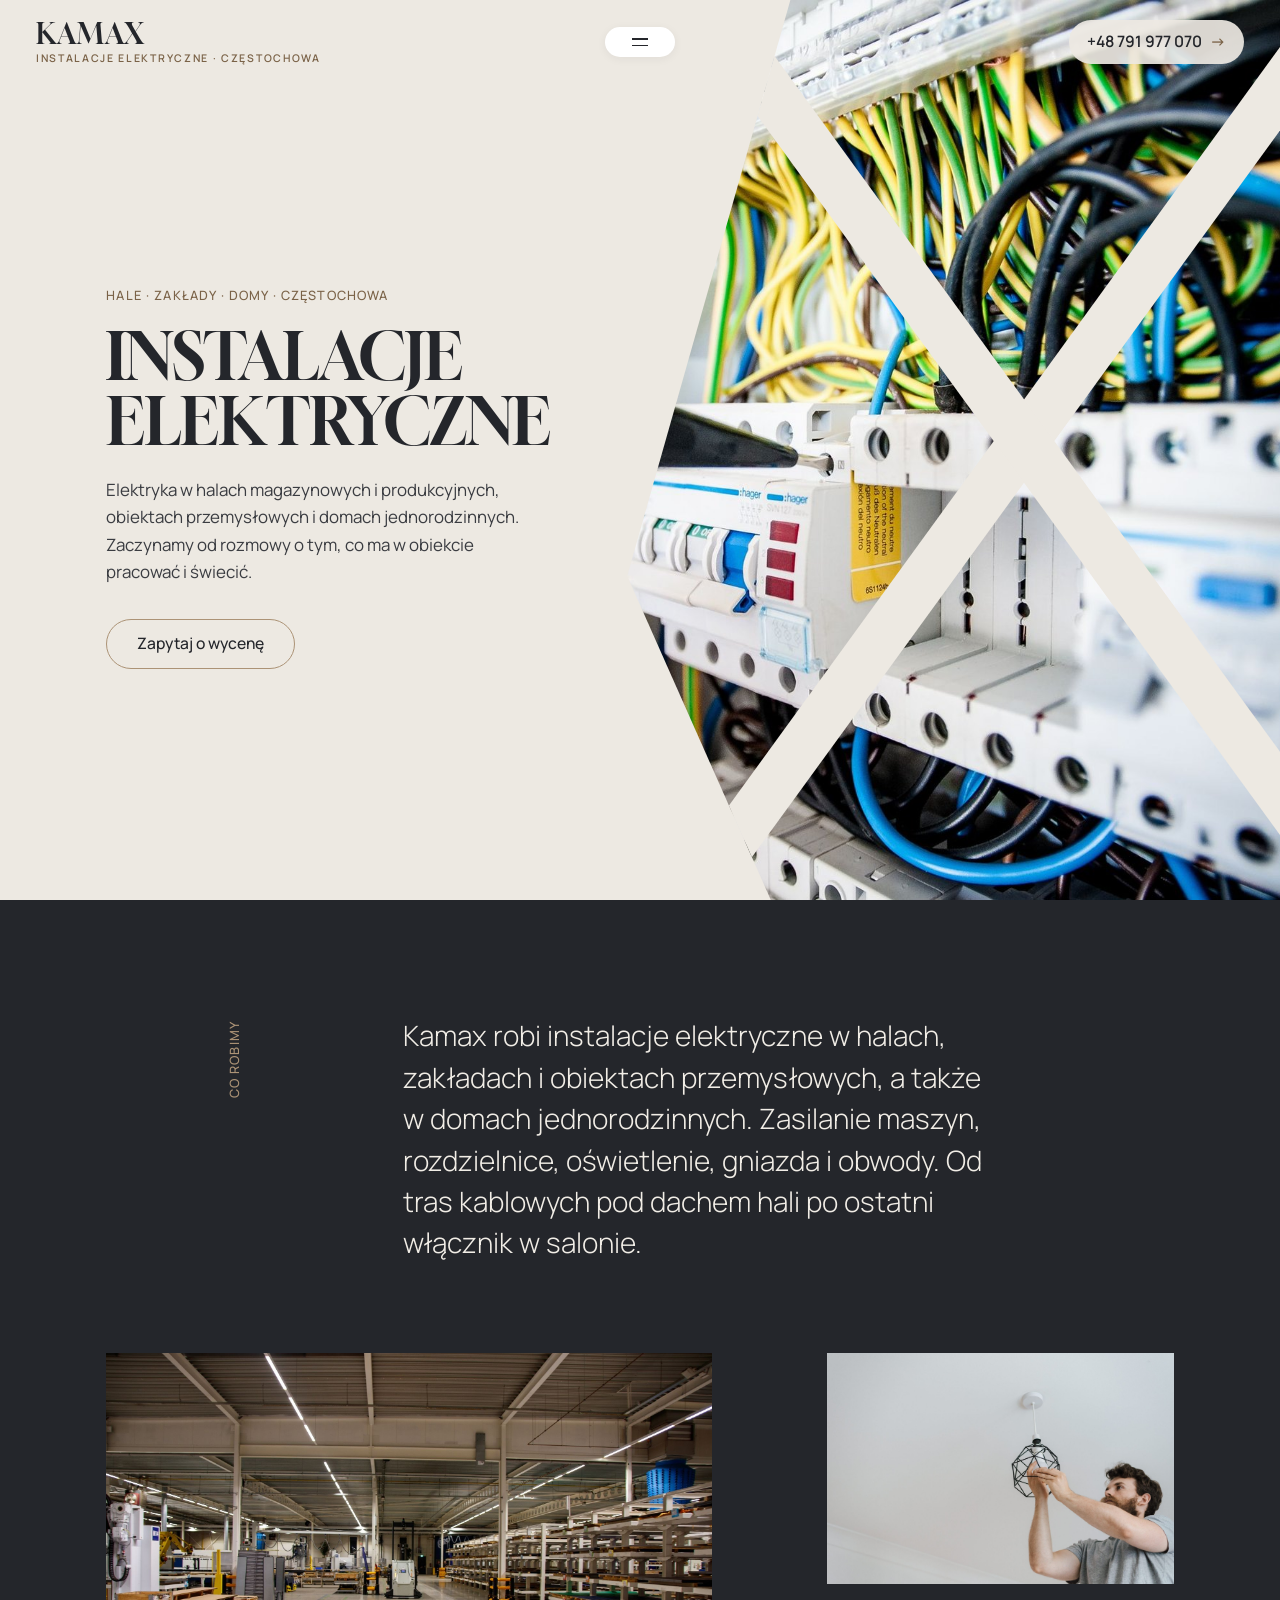
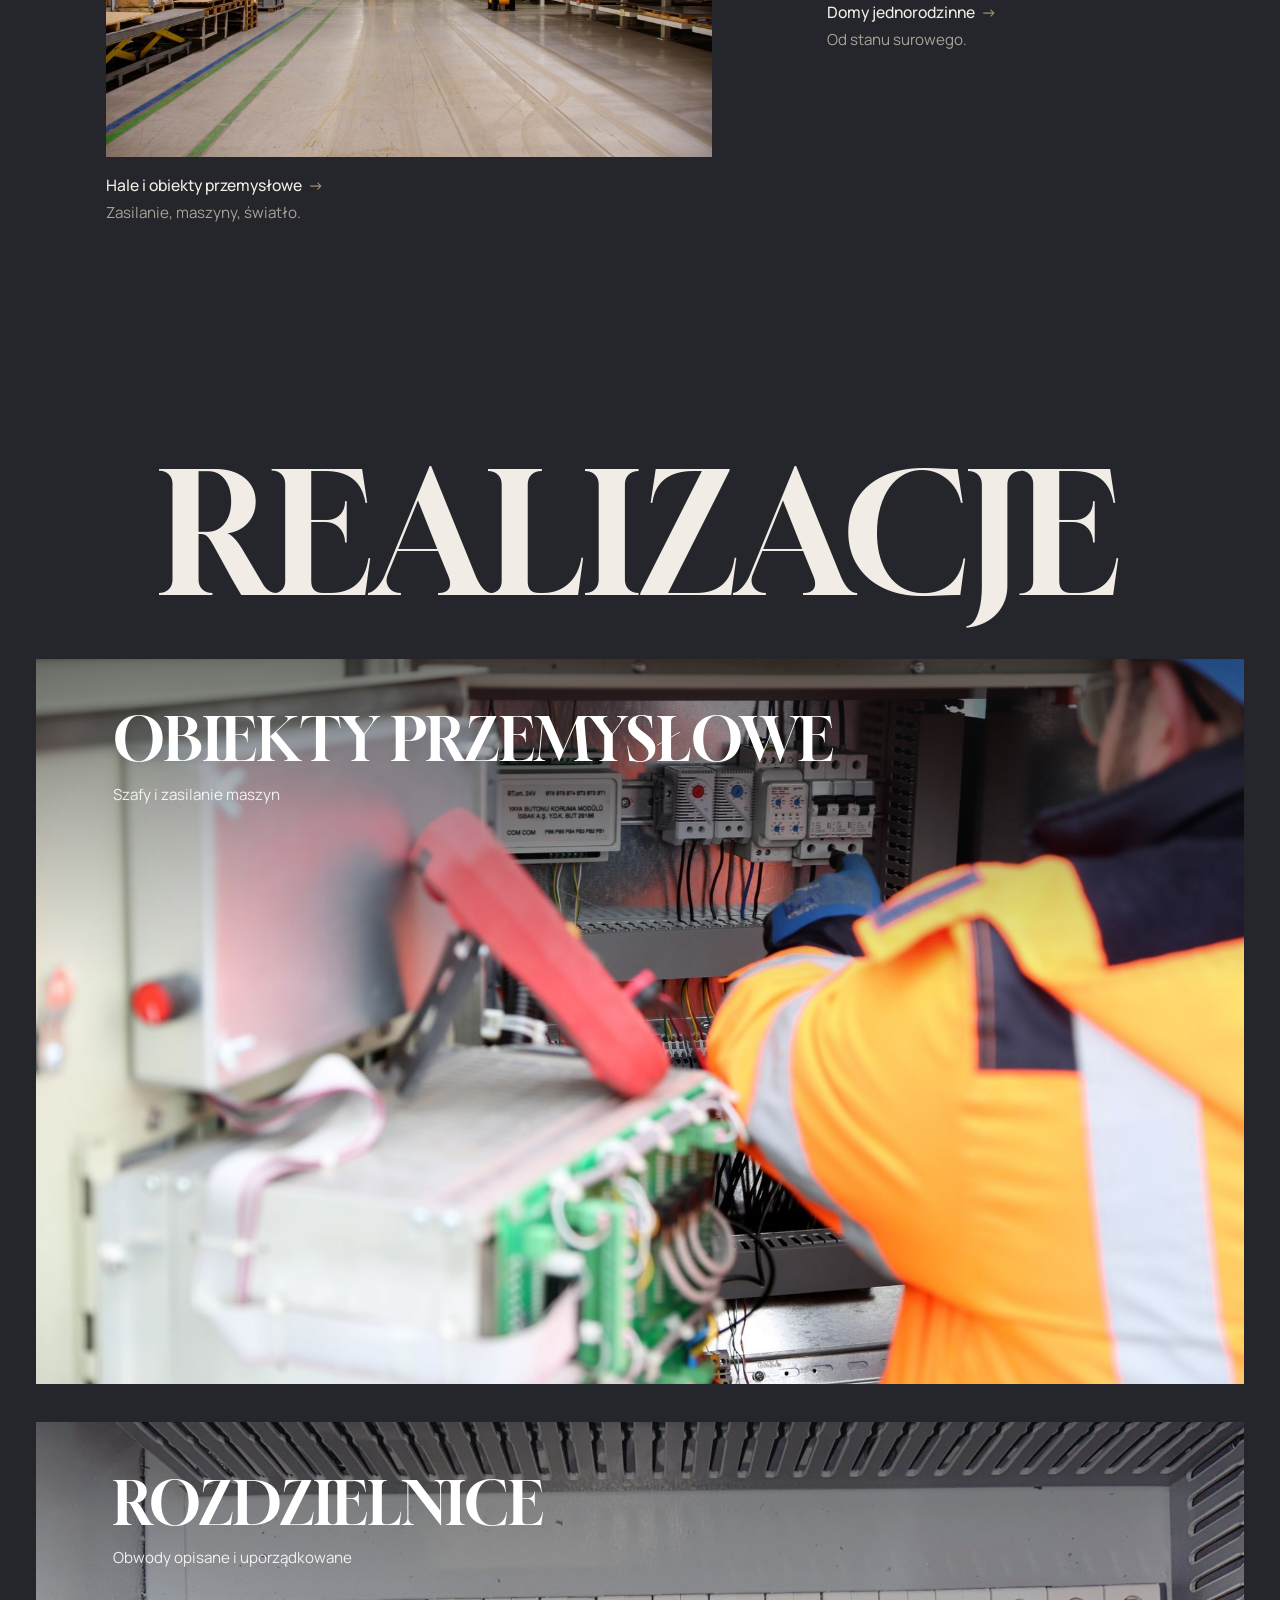
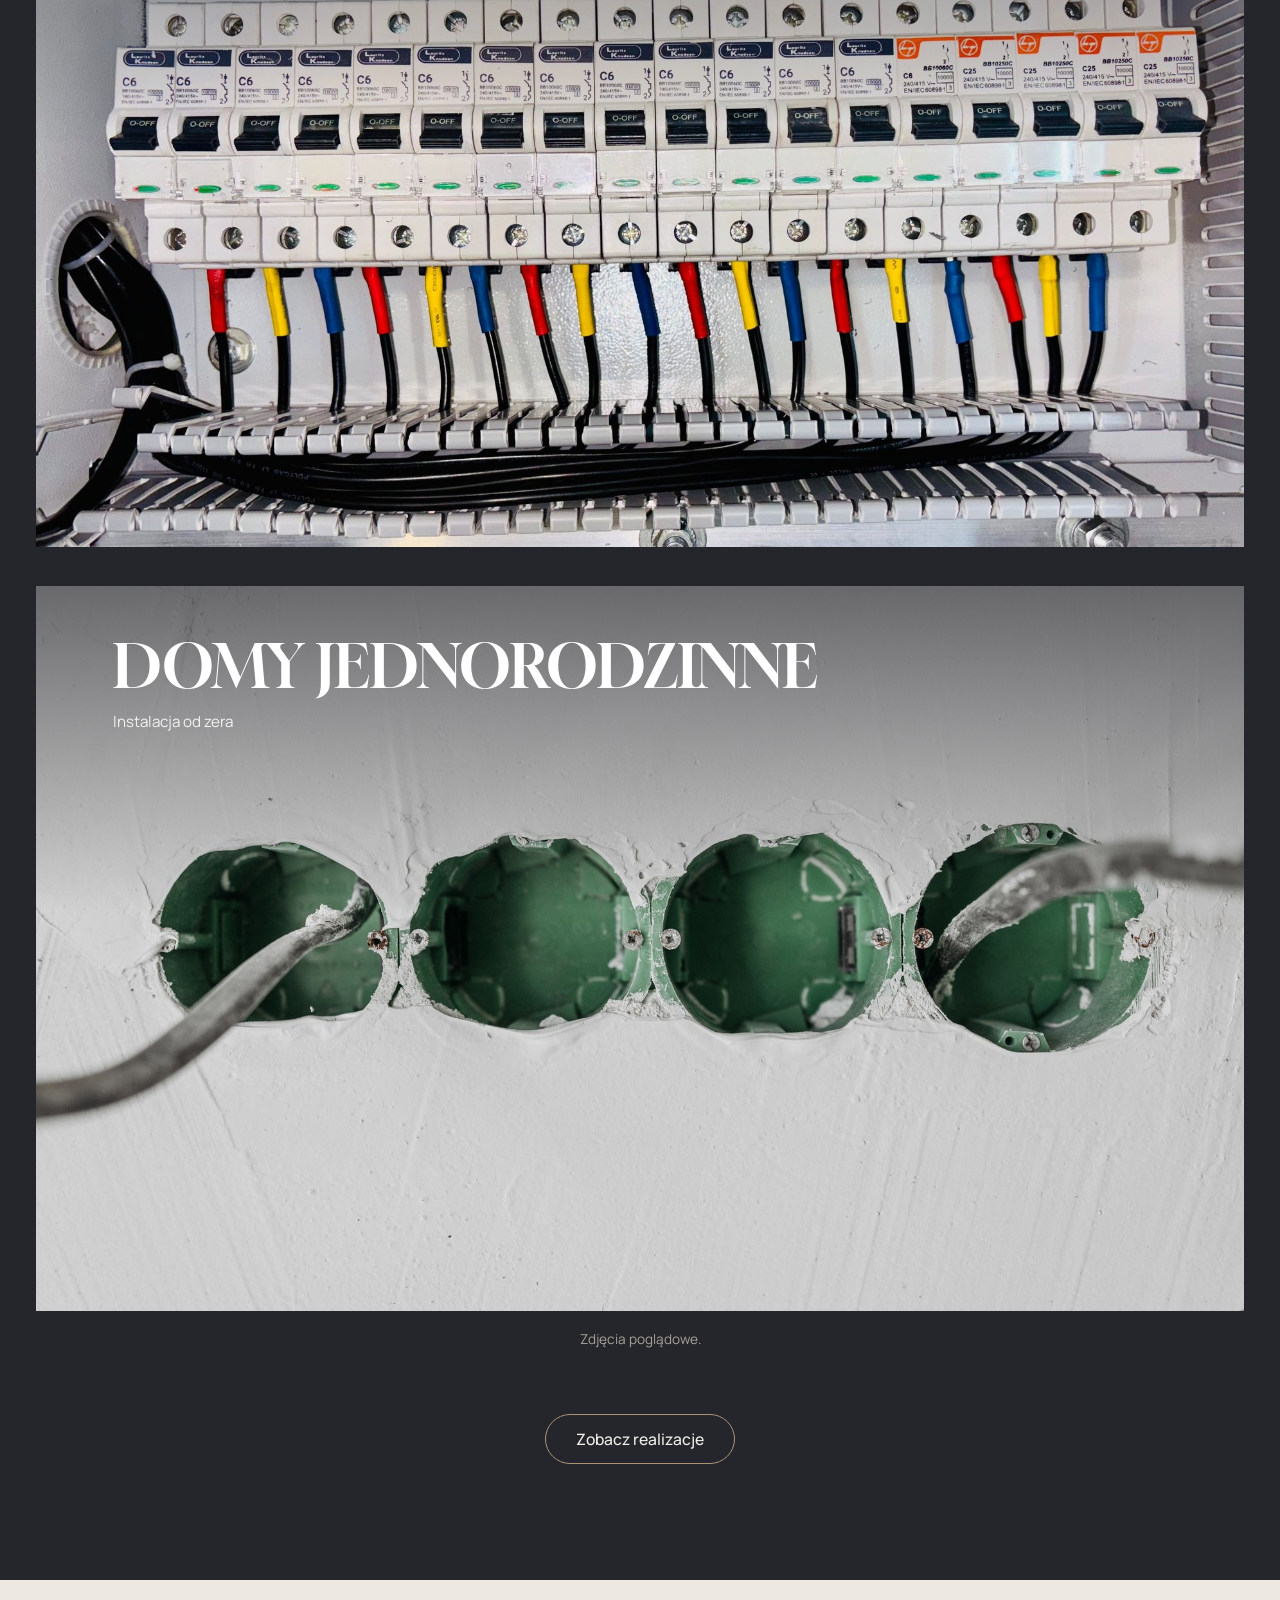
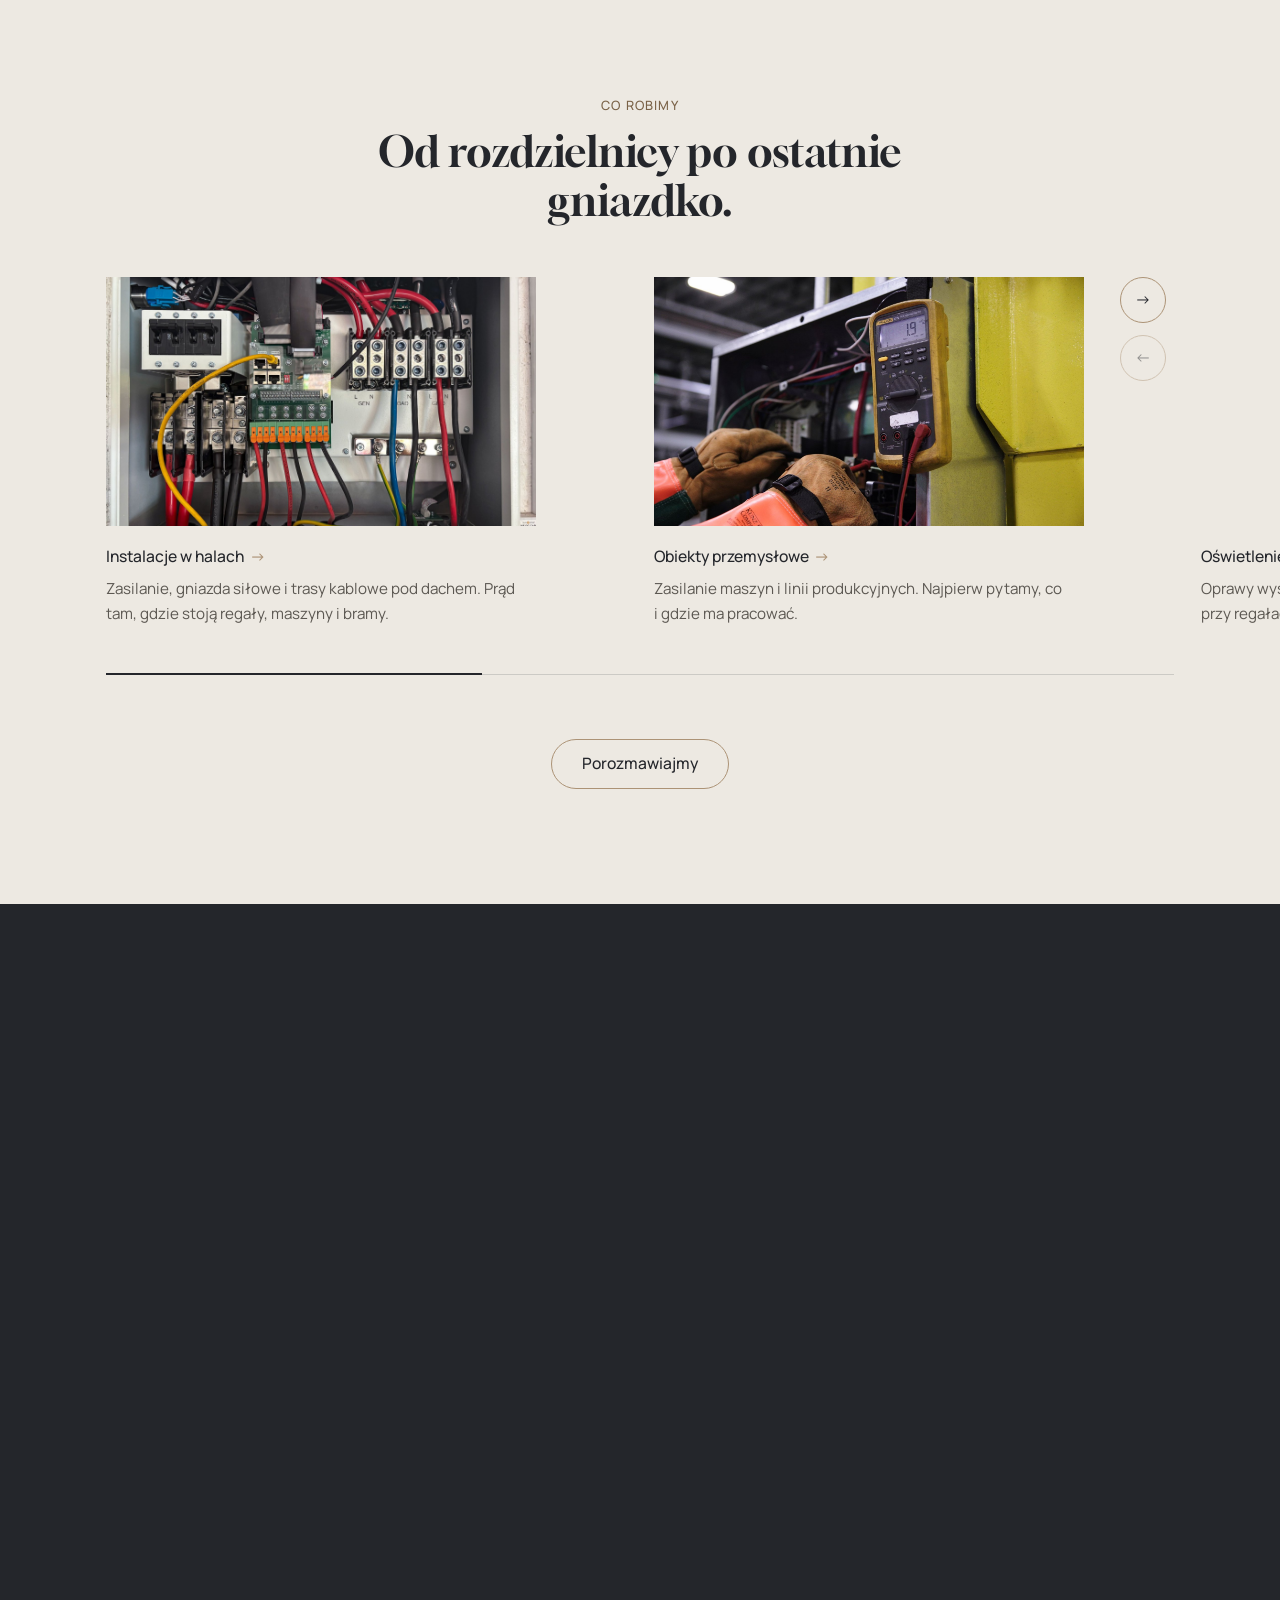
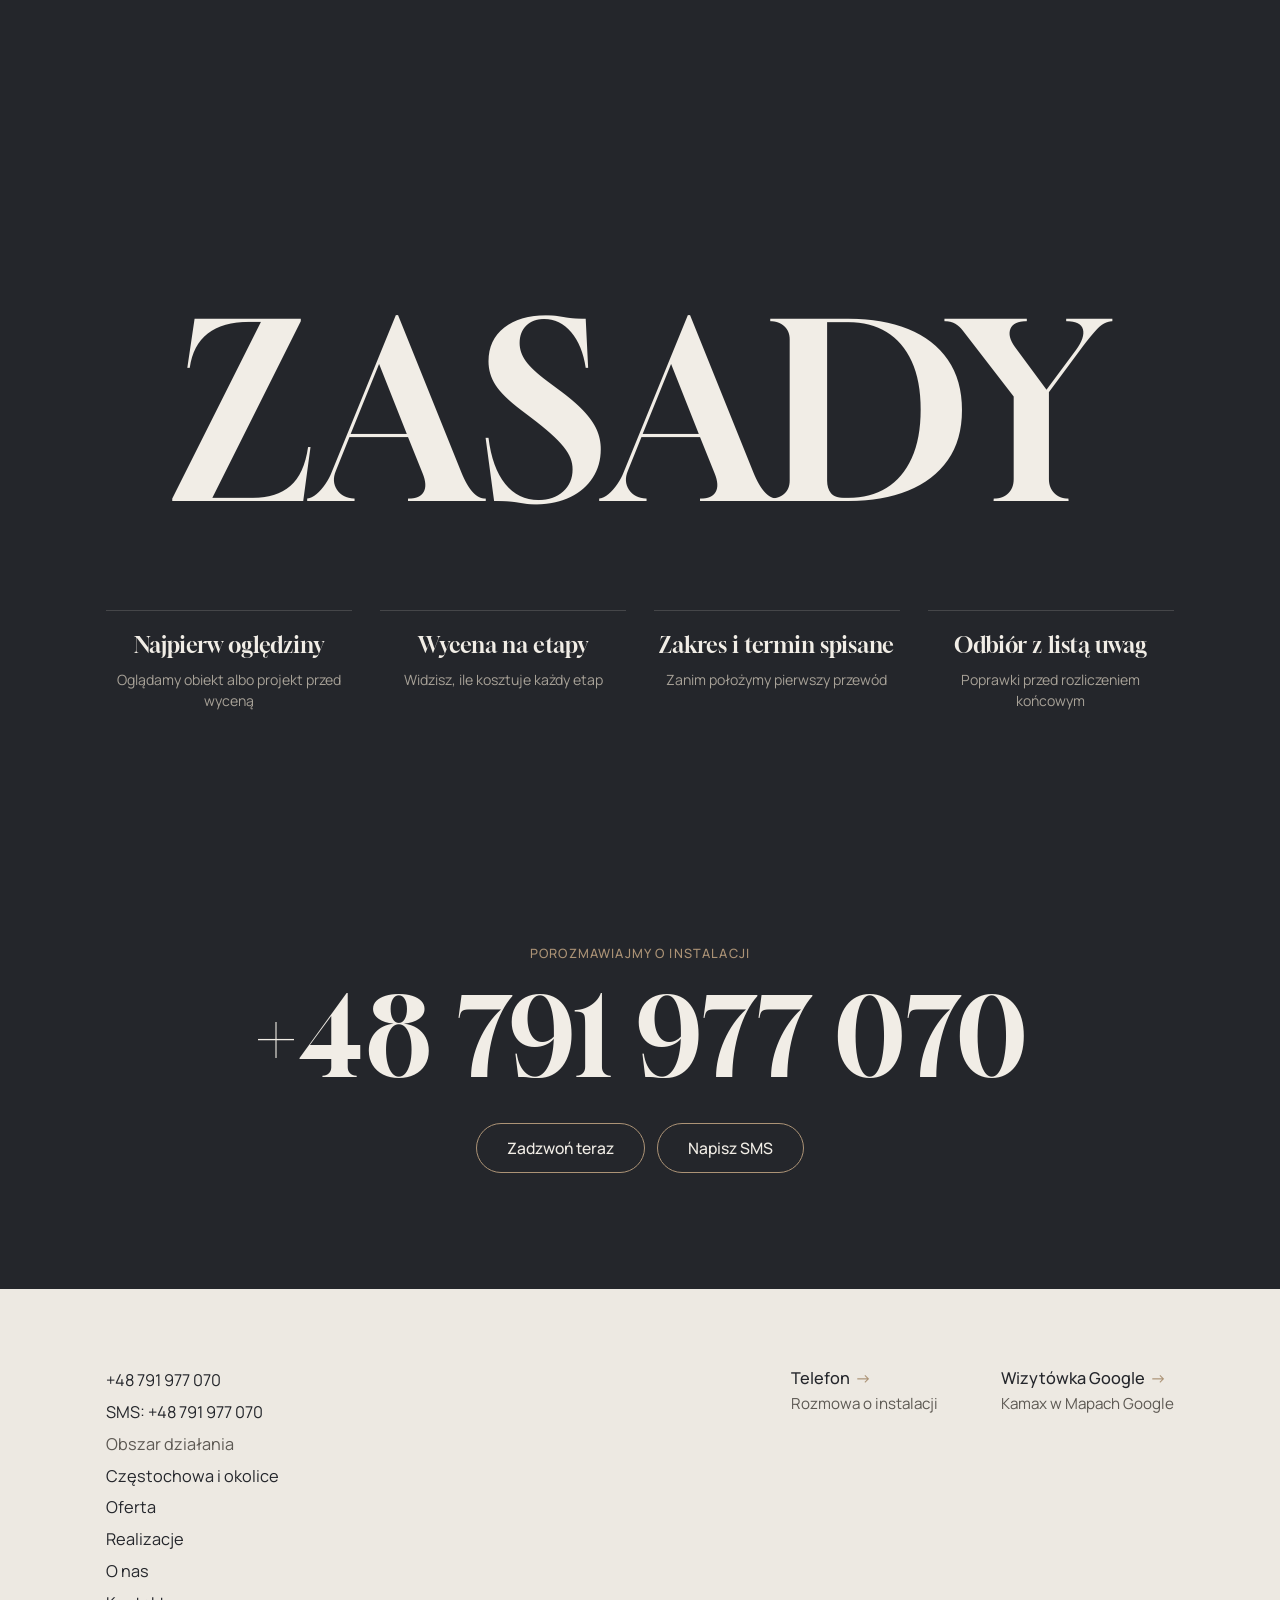
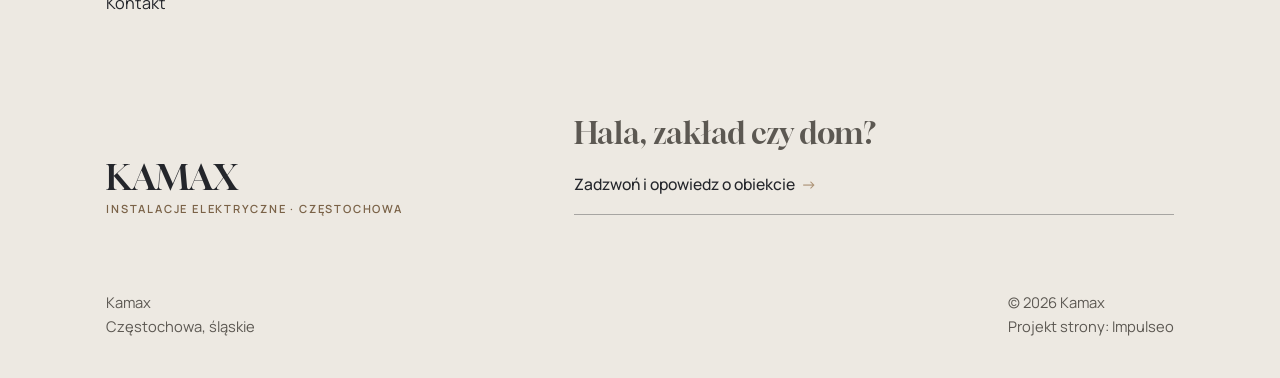
<file: index.html>
<!DOCTYPE html>
<html lang="pl">
<head>
<meta charset="UTF-8">
<meta name="theme-color" content="#EDE9E2">
<meta name="theme-color" content="#EDE9E2">
<meta name="theme-color" content="#EDE9E2">
<meta name="theme-color" content="#EDE9E2">
<meta name="viewport" content="width=device-width, initial-scale=1.0">
<title>Kamax - Instalacje elektryczne w halach i domach · Częstochowa</title>
<meta name="description" content="Kamax - instalacje elektryczne w halach, obiektach przemysłowych i domach jednorodzinnych. Częstochowa i okolice. Zadzwoń i opowiedz o obiekcie.">
<link rel="canonical" href="https://kris20032.github.io/kamax/">
<meta name="robots" content="noindex, nofollow">
<meta property="og:type" content="website">
<meta property="og:locale" content="pl_PL">
<meta property="og:site_name" content="Kamax">
<meta property="og:title" content="Kamax - Instalacje elektryczne w halach i domach · Częstochowa">
<meta property="og:description" content="Kamax - instalacje elektryczne w halach, obiektach przemysłowych i domach jednorodzinnych. Częstochowa i okolice. Zadzwoń i opowiedz o obiekcie.">
<meta property="og:url" content="https://kris20032.github.io/kamax/">
<meta property="og:image" content="https://kris20032.github.io/kamax/img/og.jpg">
<meta property="og:image:width" content="1200">
<meta property="og:image:height" content="630">
<meta name="twitter:card" content="summary_large_image">
<script type="application/ld+json">{"@context": "https://schema.org", "@type": "Electrician", "name": "Kamax", "url": "https://kris20032.github.io/kamax/", "telephone": "+48791977070", "image": "https://kris20032.github.io/kamax/img/og.jpg", "areaServed": "Częstochowa", "sameAs": ["https://www.google.com/maps/place/Kamax/data=!4m2!3m1!1s0xa31e9bbe7ba546d1:0x5132e5cb5c3500d8"]}</script>
<link rel="preconnect" href="https://fonts.googleapis.com">
<link rel="preconnect" href="https://fonts.gstatic.com" crossorigin>
<link href="https://fonts.googleapis.com/css2?family=Gloock&family=Manrope:wght@300;400;500;600;700&display=swap" rel="stylesheet">
<link rel="stylesheet" href="assets/styles.css?v=20261105e">
</head>
<body>

<header class="nav">
  <div class="nav-inner">
    <a class="brand" href="index.html" aria-label="Kamax - strona główna"><span class="name">KAMAX</span><span class="tag">Instalacje elektryczne · Częstochowa</span></a>
    <button class="nav-toggle" aria-label="Menu" aria-controls="menu"><span></span><span></span></button>
    <a class="nav-phone" href="tel:+48791977070">+48 791 977 070 <span class="arr">→</span></a>
  </div>
  <nav class="nav-links" id="menu" aria-label="Menu główne">
    <div class="menu-inner">
      <div class="menu-top"><span class="name">KAMAX</span><span></span><a class="btn" href="tel:+48791977070">+48 791 977 070</a></div>
      <div class="menu-cols">
        <ul class="menu-main">
          <li><a href="index.html">Start</a></li>
          <li><a href="oferta.html">Oferta</a></li>
          <li><a href="realizacje.html">Realizacje</a></li>
          <li><a href="o-nas.html">O&nbsp;nas</a></li>
          <li><a href="kontakt.html">Kontakt</a></li>
        </ul>
        <div class="menu-col"><p class="menu-ttl">Co robimy</p><ul><li><a href="oferta.html#hale">Instalacje w&nbsp;halach</a></li><li><a href="oferta.html#przemysl">Obiekty przemysłowe</a></li><li><a href="oferta.html#oswietlenie">Oświetlenie hal i&nbsp;placów</a></li><li><a href="oferta.html#rozdzielnice">Rozdzielnice i&nbsp;zasilanie</a></li><li><a href="oferta.html#domy">Domy jednorodzinne</a></li><li><a href="oferta.html#modernizacje">Rozbudowy i&nbsp;modernizacje</a></li></ul></div>
        <div class="menu-col"><p class="menu-ttl">Kontakt</p><ul>
          <li><a href="tel:+48791977070">+48 791 977 070</a></li>
          <li><a href="sms:+48791977070">Napisz SMS</a></li>
          <li class="muted">Częstochowa i&nbsp;okolice</li>
        </ul></div>
      </div>
    </div>
  </nav>
</header>

<main>
<section class="banner">
  <div class="banner__content">
    <span class="sub">Hale · zakłady · domy · Częstochowa</span>
    <h1>Instalacje elektryczne</h1>
    <p class="banner__txt">Elektryka w&nbsp;halach magazynowych i&nbsp;produkcyjnych, obiektach przemysłowych i&nbsp;domach jednorodzinnych. Zaczynamy od rozmowy o&nbsp;tym, co ma w&nbsp;obiekcie pracować i&nbsp;świecić.</p>
    <div class="btns"><a class="btn" href="kontakt.html">Zapytaj o&nbsp;wycenę</a></div>
  </div>
  <figure class="hero-img banner__img"><img src="img/hero.jpg" alt="Elektryk sprawdza rozdzielnicę z poprowadzonymi przewodami" fetchpriority="high" width="1880" height="1251"></figure>
</section>

<section class="bg-ink pv">
  <div class="wrap">
    <div class="intro reveal">
      <span class="sub vlabel">Co robimy</span>
      <div>
        <p class="intro__txt">Kamax robi instalacje elektryczne w&nbsp;halach, zakładach i&nbsp;obiektach przemysłowych, a&nbsp;także w&nbsp;domach jednorodzinnych. Zasilanie maszyn, rozdzielnice, oświetlenie, gniazda i&nbsp;obwody. Od tras kablowych pod dachem hali po ostatni włącznik w&nbsp;salonie.</p>
      </div>
    </div>
    <div class="duo">
      <div class="duo__item reveal">
        <figure><a href="oferta.html#hale"><img src="img/g1.jpg" alt="Hala z liniowym oświetleniem pod dachem" decoding="async" width="1880" height="1253"></a></figure>
        <div class="duo__cap"><a class="lnk" href="oferta.html#hale">Hale i&nbsp;obiekty przemysłowe <span class="arr">→</span></a><span class="foot-note">Zasilanie, maszyny, światło.</span></div>
      </div>
      <div class="duo__item reveal">
        <figure><a href="oferta.html#domy"><img src="img/g8.jpg" alt="Montaż lampy pod sufitem w domu" decoding="async" width="1880" height="1255"></a></figure>
        <div class="duo__cap"><a class="lnk" href="oferta.html#domy">Domy jednorodzinne <span class="arr">→</span></a><span class="foot-note">Od stanu surowego.</span></div>
      </div>
    </div>
  </div>
</section>

<section class="bg-ink pv">
  <h2 class="huge reveal">Realizacje</h2>
  <div class="wrap-s">
    <div class="projects">
      <a class="project reveal" href="realizacje.html"><img src="img/g4.jpg" alt="Elektryk przy szafie zasilającej w zakładzie" loading="lazy" decoding="async" width="1880" height="1253"><h3 class="project__title">Obiekty przemysłowe</h3><span class="project__meta">Szafy i&nbsp;zasilanie maszyn</span></a>
      <a class="project reveal" href="realizacje.html"><img src="img/g3.jpg" alt="Rozdzielnica z rzędem wyłączników" loading="lazy" decoding="async" width="1880" height="1170"><h3 class="project__title">Rozdzielnice</h3><span class="project__meta">Obwody opisane i&nbsp;uporządkowane</span></a>
      <a class="project reveal" href="realizacje.html"><img src="img/g9.jpg" alt="Puszki elektryczne osadzone w ścianie" loading="lazy" decoding="async" width="1880" height="1255"><h3 class="project__title">Domy jednorodzinne</h3><span class="project__meta">Instalacja od zera</span></a>
    </div>
    <p class="note">Zdjęcia poglądowe.</p>
    <div class="center mt-m reveal"><a class="btn" href="realizacje.html">Zobacz realizacje</a></div>
  </div>
</section>

<section class="bg-paper pv">
  <div class="wrap sec-head reveal">
    <span class="sub">Co robimy</span>
    <h2>Od rozdzielnicy po ostatnie gniazdko.</h2>
  </div>
  <div class="rail reveal" data-rail>
    <div class="rail-nav"><button class="rail-btn" data-next aria-label="Następna usługa">→</button><button class="rail-btn" data-prev aria-label="Poprzednia usługa">←</button></div>
    <div class="wrap" style="padding-right:0">
      <div class="rail-track">
        <article class="rail-item">
          <figure><a href="oferta.html#hale"><img src="img/g6.jpg" alt="Skrzynka przyłączeniowa z grubymi przewodami" loading="lazy" decoding="async" width="1880" height="1357"></a></figure>
          <a class="lnk" href="oferta.html#hale">Instalacje w&nbsp;halach <span class="arr">→</span></a>
          <p>Zasilanie, gniazda siłowe i&nbsp;trasy kablowe pod dachem. Prąd tam, gdzie stoją regały, maszyny i&nbsp;bramy.</p>
        </article>
        <article class="rail-item">
          <figure><a href="oferta.html#przemysl"><img src="img/g5.jpg" alt="Pomiar miernikiem przy szafie elektrycznej" loading="lazy" decoding="async" width="1880" height="992"></a></figure>
          <a class="lnk" href="oferta.html#przemysl">Obiekty przemysłowe <span class="arr">→</span></a>
          <p>Zasilanie maszyn i&nbsp;linii produkcyjnych. Najpierw pytamy, co i&nbsp;gdzie ma pracować.</p>
        </article>
        <article class="rail-item">
          <figure><a href="oferta.html#oswietlenie"><img src="img/g13.jpg" alt="Oprawy oświetleniowe wysoko pod dachem hali" loading="lazy" decoding="async" width="1880" height="1255"></a></figure>
          <a class="lnk" href="oferta.html#oswietlenie">Oświetlenie hal i&nbsp;placów <span class="arr">→</span></a>
          <p>Oprawy wysoko nad posadzką. Światło rozłożone tak, żeby przy regałach i&nbsp;maszynach nie było ciemnych miejsc.</p>
        </article>
        <article class="rail-item">
          <figure><a href="oferta.html#rozdzielnice"><img src="img/g7.jpg" alt="Przekaźniki w szafie sterowniczej" loading="lazy" decoding="async" width="1880" height="1251"></a></figure>
          <a class="lnk" href="oferta.html#rozdzielnice">Rozdzielnice i&nbsp;zasilanie <span class="arr">→</span></a>
          <p>Montaż i&nbsp;podłączenie rozdzielnic, rozprowadzenie obwodów. Każde zabezpieczenie opisane.</p>
        </article>
        <article class="rail-item">
          <figure><a href="oferta.html#domy"><img src="img/g10.jpg" alt="Gniazdo i włącznik przy drzwiach" loading="lazy" decoding="async" width="1880" height="1255"></a></figure>
          <a class="lnk" href="oferta.html#domy">Domy jednorodzinne <span class="arr">→</span></a>
          <p>Instalacja w&nbsp;nowym domu: przewody, rozdzielnica, gniazda i&nbsp;oświetlenie. Rozkład punktów ustalamy z&nbsp;Tobą.</p>
        </article>
        <article class="rail-item">
          <figure><a href="oferta.html#modernizacje"><img src="img/g11.jpg" alt="Przygotowanie przewodu do podłączenia" loading="lazy" decoding="async" width="1880" height="1253"></a></figure>
          <a class="lnk" href="oferta.html#modernizacje">Rozbudowy i&nbsp;modernizacje <span class="arr">→</span></a>
          <p>Nowe obwody przy rozbudowie hali i&nbsp;dodatkowych maszynach. Wymiana starej instalacji w&nbsp;domu.</p>
        </article>
      </div>
    </div>
    <div class="rail-bar"><i></i></div>
  </div>
  <div class="center mt-m reveal"><a class="btn" href="kontakt.html">Porozmawiajmy</a></div>
</section>

<section class="stopklatka" aria-hidden="true"><div class="stk-bg" style="background-image:url(img/g2.jpg)"></div></section>

<section class="bg-ink pv zasady">
  <h2 class="huge huge--fit6 reveal">Zasady</h2>
  <div class="wrap"><ul class="steps steps--promise"><li class="reveal"><span class="lab lab-serif">Najpierw oględziny</span><span class="desc">Oglądamy obiekt albo projekt przed wyceną</span></li><li class="reveal"><span class="lab lab-serif">Wycena na etapy</span><span class="desc">Widzisz, ile kosztuje każdy etap</span></li><li class="reveal"><span class="lab lab-serif">Zakres i&nbsp;termin spisane</span><span class="desc">Zanim położymy pierwszy przewód</span></li><li class="reveal"><span class="lab lab-serif">Odbiór z&nbsp;listą uwag</span><span class="desc">Poprawki przed rozliczeniem końcowym</span></li></ul></div>
</section>

<section class="bg-ink pv call cta">
  <div class="wrap reveal">
    <span class="sub">Porozmawiajmy o&nbsp;instalacji</span>
    <a class="phone-big" href="tel:+48791977070">+48 791 977 070</a>
    <div class="btns"><a class="btn" href="tel:+48791977070">Zadzwoń teraz</a><a class="btn" href="sms:+48791977070">Napisz SMS</a></div>
  </div>
</section>
</main>

<footer>
  <div class="wrap">
    <div class="foot-top">
      <div class="foot-list">
        <a href="tel:+48791977070">+48 791 977 070</a>
        <a href="sms:+48791977070">SMS: +48 791 977 070</a>
        <span class="muted">Obszar działania</span>
        <span>Częstochowa i&nbsp;okolice</span>
        <a href="oferta.html">Oferta</a>
        <a href="realizacje.html">Realizacje</a>
        <a href="o-nas.html">O&nbsp;nas</a>
        <a href="kontakt.html">Kontakt</a>
      </div>
      <div class="foot-side">
        <div><a class="lnk" href="tel:+48791977070">Telefon <span class="arr">→</span></a><span class="foot-note">Rozmowa o&nbsp;instalacji</span></div>
        <div><a class="lnk soc-g" href="https://www.google.com/maps/place/Kamax/data=!4m2!3m1!1s0xa31e9bbe7ba546d1:0x5132e5cb5c3500d8" target="_blank" rel="noopener" aria-label="Google - Kamax">Wizytówka Google <span class="arr">→</span></a><span class="foot-note">Kamax w&nbsp;Mapach Google</span></div>
      </div>
    </div>
    <div class="foot-mid">
      <div class="name">KAMAX<small>Instalacje elektryczne · Częstochowa</small></div>
      <div class="foot-cta">
        <span class="big">Hala, zakład czy dom?</span>
        <a class="lnk" href="tel:+48791977070">Zadzwoń i&nbsp;opowiedz o&nbsp;obiekcie <span class="arr">→</span></a>
      </div>
    </div>
    <div class="foot-bot">
      <span>Kamax<br>Częstochowa, śląskie</span>
      <span>© 2026 Kamax<br>Projekt strony: <a class="foot-credit" href="https://impulseo.pl" target="_blank" rel="noopener">Impulseo</a></span>
    </div>
  </div>
</footer>
<div class="sticky-call"><a class="sc-call" href="tel:+48791977070"><svg class="ico-tel" width="16" height="16" viewBox="0 0 24 24" fill="none" aria-hidden="true"><path d="M6.6 10.8a15.5 15.5 0 0 0 6.6 6.6l2.2-2.2a1 1 0 0 1 1-.24 11.4 11.4 0 0 0 3.6.58 1 1 0 0 1 1 1V20a1 1 0 0 1-1 1A17 17 0 0 1 3 4a1 1 0 0 1 1-1h3.5a1 1 0 0 1 1 1c0 1.25.2 2.46.58 3.6a1 1 0 0 1-.25 1l-2.23 2.2Z" fill="currentColor"/></svg> Zadzwoń</a><a class="sc-quote" href="sms:+48791977070">SMS</a></div>
<div class="demo-wazne" data-do="2026-11-10" data-cykl="3" hidden><svg class="dw-ico" width="13" height="13" viewBox="0 0 24 24" fill="none" aria-hidden="true"><circle cx="12" cy="12" r="8.6" stroke="currentColor" stroke-width="1.8"/><path d="M12 7.2V12l3.3 2" stroke="currentColor" stroke-width="1.8" stroke-linecap="round"/></svg><span class="dw-txt"></span></div>

<script src="assets/main.js?v=20261105e"></script>
</body>
</html>
</file>
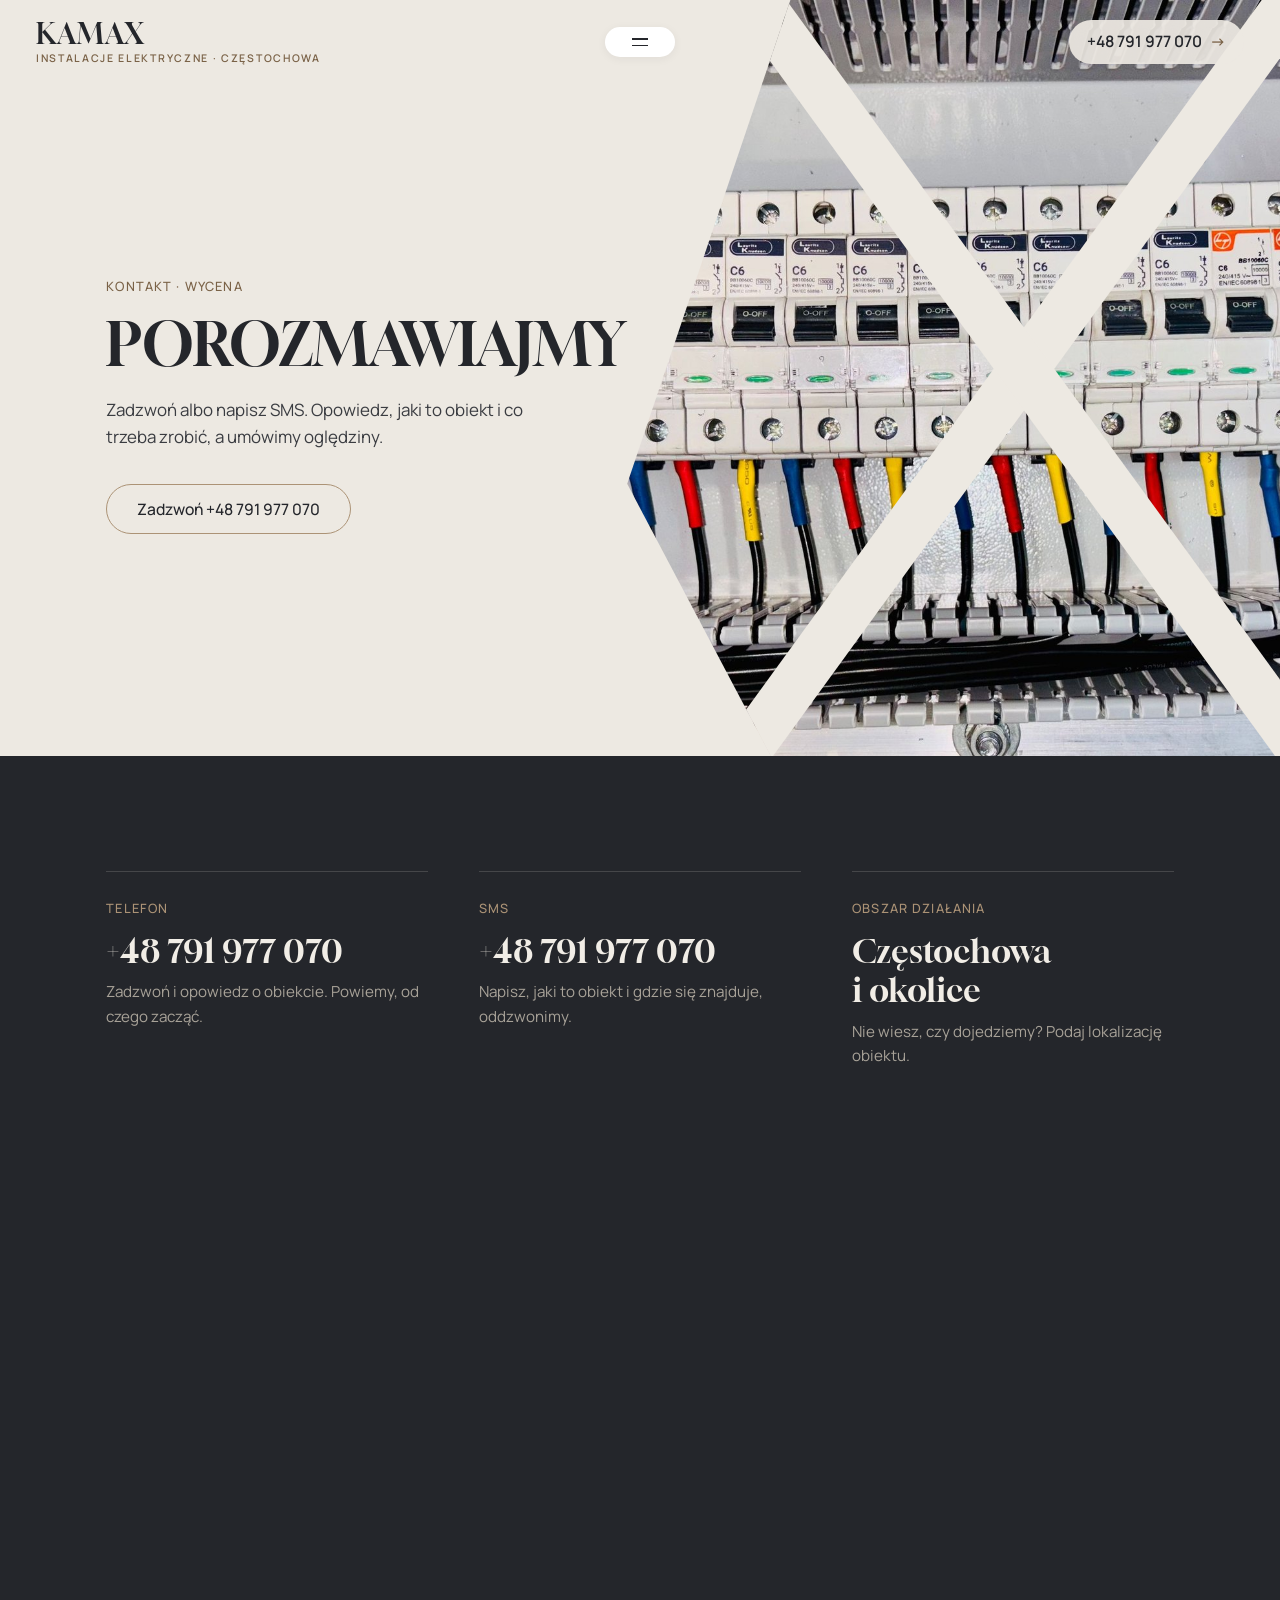
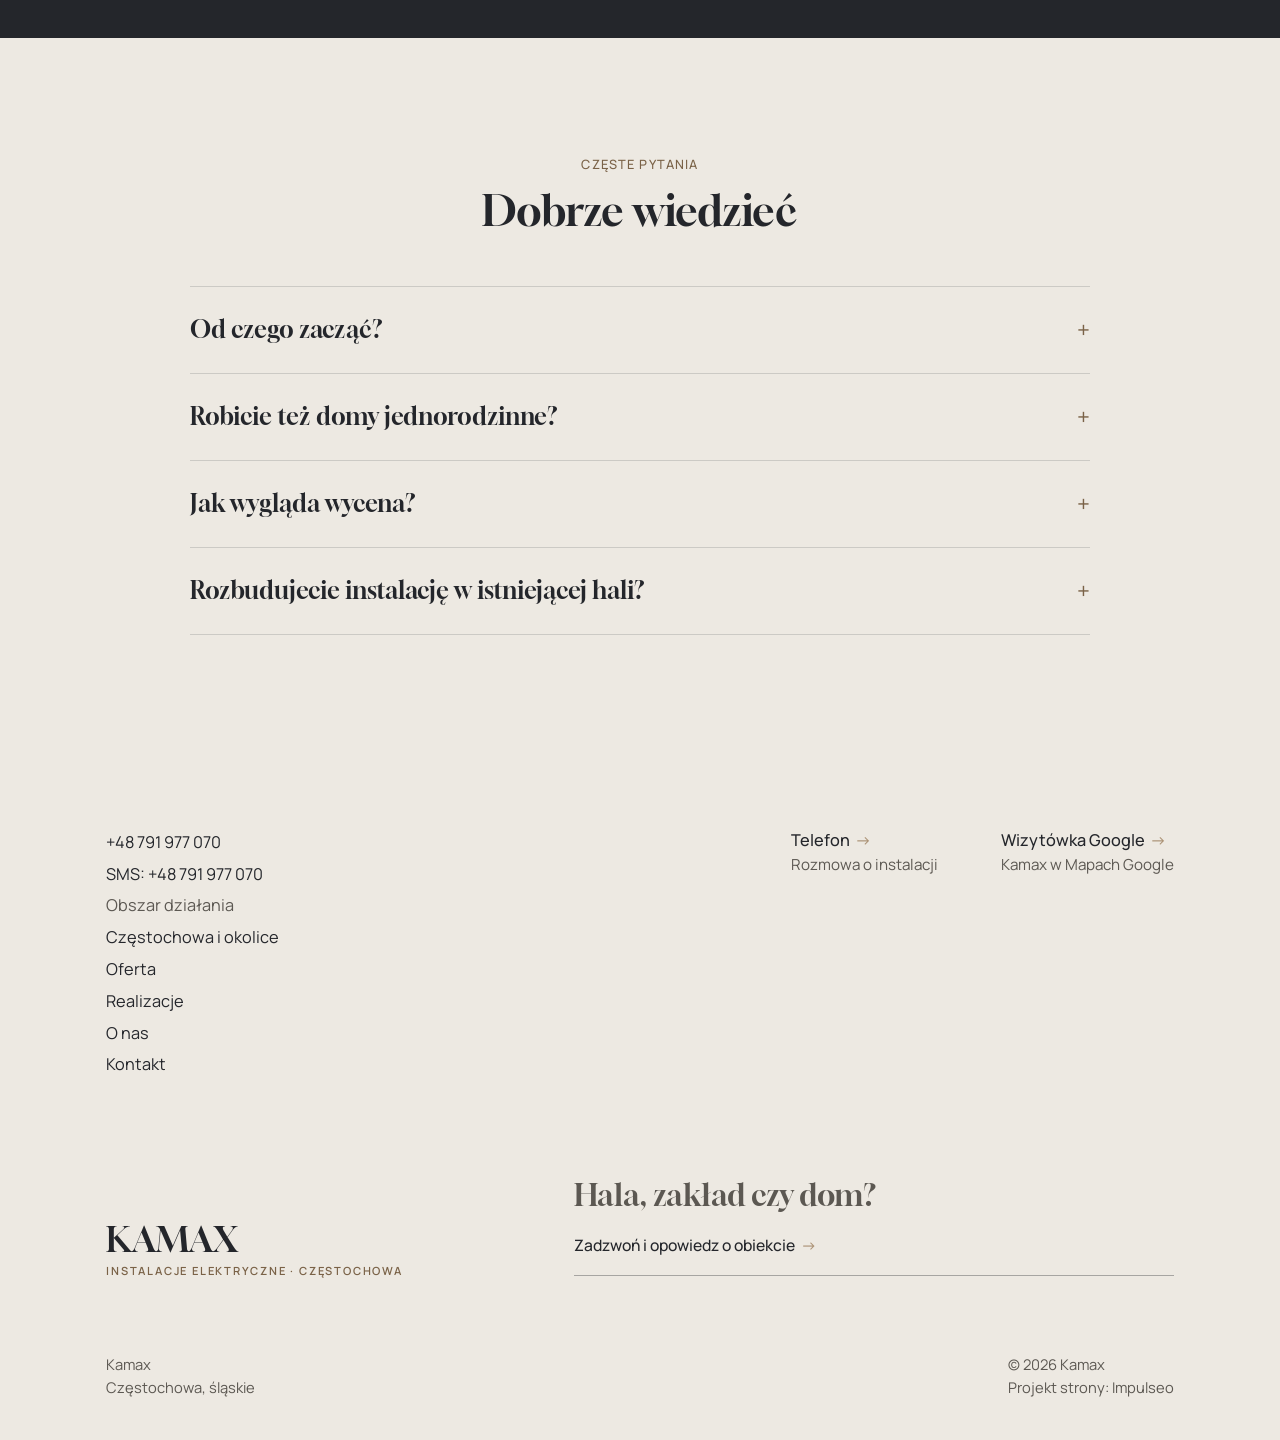
<file: kontakt.html>
<!DOCTYPE html>
<html lang="pl">
<head>
<meta charset="UTF-8">
<meta name="theme-color" content="#EDE9E2">
<meta name="theme-color" content="#EDE9E2">
<meta name="theme-color" content="#EDE9E2">
<meta name="theme-color" content="#EDE9E2">
<meta name="viewport" content="width=device-width, initial-scale=1.0">
<title>Kontakt - Kamax</title>
<meta name="description" content="Kontakt Kamax - Częstochowa, śląskie">
<link rel="canonical" href="https://kris20032.github.io/kamax/kontakt.html">
<meta name="robots" content="noindex, nofollow">
<meta property="og:type" content="website">
<meta property="og:locale" content="pl_PL">
<meta property="og:site_name" content="Kamax">
<meta property="og:title" content="Kontakt - Kamax">
<meta property="og:description" content="Kontakt Kamax - Częstochowa, śląskie">
<meta property="og:url" content="https://kris20032.github.io/kamax/kontakt.html">
<meta property="og:image" content="https://kris20032.github.io/kamax/img/og.jpg">
<meta property="og:image:width" content="1200">
<meta property="og:image:height" content="630">
<meta name="twitter:card" content="summary_large_image">
<link rel="preconnect" href="https://fonts.googleapis.com">
<link rel="preconnect" href="https://fonts.gstatic.com" crossorigin>
<link href="https://fonts.googleapis.com/css2?family=Gloock&family=Manrope:wght@300;400;500;600;700&display=swap" rel="stylesheet">
<link rel="stylesheet" href="assets/styles.css?v=20261105e">
</head>
<body>

<header class="nav">
  <div class="nav-inner">
    <a class="brand" href="index.html" aria-label="Kamax - strona główna"><span class="name">KAMAX</span><span class="tag">Instalacje elektryczne · Częstochowa</span></a>
    <button class="nav-toggle" aria-label="Menu" aria-controls="menu"><span></span><span></span></button>
    <a class="nav-phone" href="tel:+48791977070">+48 791 977 070 <span class="arr">→</span></a>
  </div>
  <nav class="nav-links" id="menu" aria-label="Menu główne">
    <div class="menu-inner">
      <div class="menu-top"><span class="name">KAMAX</span><span></span><a class="btn" href="tel:+48791977070">+48 791 977 070</a></div>
      <div class="menu-cols">
        <ul class="menu-main">
          <li><a href="index.html">Start</a></li>
          <li><a href="oferta.html">Oferta</a></li>
          <li><a href="realizacje.html">Realizacje</a></li>
          <li><a href="o-nas.html">O&nbsp;nas</a></li>
          <li><a href="kontakt.html">Kontakt</a></li>
        </ul>
        <div class="menu-col"><p class="menu-ttl">Co robimy</p><ul><li><a href="oferta.html#hale">Instalacje w&nbsp;halach</a></li><li><a href="oferta.html#przemysl">Obiekty przemysłowe</a></li><li><a href="oferta.html#oswietlenie">Oświetlenie hal i&nbsp;placów</a></li><li><a href="oferta.html#rozdzielnice">Rozdzielnice i&nbsp;zasilanie</a></li><li><a href="oferta.html#domy">Domy jednorodzinne</a></li><li><a href="oferta.html#modernizacje">Rozbudowy i&nbsp;modernizacje</a></li></ul></div>
        <div class="menu-col"><p class="menu-ttl">Kontakt</p><ul>
          <li><a href="tel:+48791977070">+48 791 977 070</a></li>
          <li><a href="sms:+48791977070">Napisz SMS</a></li>
          <li class="muted">Częstochowa i&nbsp;okolice</li>
        </ul></div>
      </div>
    </div>
  </nav>
</header>

<main>
<section class="banner banner--sub">
  <div class="banner__content">
    <span class="sub">Kontakt · wycena</span>
    <h1>Porozmawiajmy</h1>
    <p class="banner__txt">Zadzwoń albo napisz SMS. Opowiedz, jaki to obiekt i&nbsp;co trzeba zrobić, a&nbsp;umówimy oględziny.</p>
    <div class="btns"><a class="btn" href="tel:+48791977070">Zadzwoń +48 791 977 070</a></div>
  </div>
  <figure class="hero-img banner__img"><img src="img/g3.jpg" alt="Rozdzielnica z rzędem wyłączników" fetchpriority="high" width="1880" height="1170"></figure>
</section>

<section class="bg-ink pv">
  <div class="wrap">
    <div class="contact-grid">
      <div class="c-card reveal"><span class="sub">Telefon</span><a class="val" href="tel:+48791977070">+48 791 977 070</a><p>Zadzwoń i&nbsp;opowiedz o&nbsp;obiekcie. Powiemy, od czego zacząć.</p></div>
      <div class="c-card reveal"><span class="sub">SMS</span><a class="val" href="sms:+48791977070">+48 791 977 070</a><p>Napisz, jaki to obiekt i&nbsp;gdzie się znajduje, oddzwonimy.</p></div>
      <div class="c-card reveal"><span class="sub">Obszar działania</span><span class="val">Częstochowa i&nbsp;okolice</span><p>Nie wiesz, czy dojedziemy? Podaj lokalizację obiektu.</p></div>
    </div>
    <div class="map reveal">
      <iframe title="Kamax - Częstochowa" src="https://maps.google.com/maps?q=50.8732028%2C19.0632461&amp;z=11&amp;output=embed" loading="lazy" referrerpolicy="no-referrer-when-downgrade"></iframe>
    </div>
  </div>
</section>

<section class="bg-paper pv">
  <div class="wrap">
    <div class="sec-head reveal"><span class="sub">Częste pytania</span><h2>Dobrze wiedzieć</h2></div>
    <div class="faq"><details class="qa reveal"><summary>Od czego zacząć?</summary><p>Od telefonu. Na początek wystarczy rodzaj obiektu, jego wielkość i&nbsp;lokalizacja. Jeśli jest projekt instalacji, weź go do rozmowy.</p></details><details class="qa reveal"><summary>Robicie też domy jednorodzinne?</summary><p>Tak. Oprócz hal i&nbsp;obiektów przemysłowych robimy instalacje w&nbsp;domach jednorodzinnych, także od stanu surowego.</p></details><details class="qa reveal"><summary>Jak wygląda wycena?</summary><p>Po oględzinach dostajesz wycenę rozbitą na etapy: trasy kablowe i&nbsp;przewody, rozdzielnice, osprzęt, oświetlenie. Widzisz, co ile kosztuje.</p></details><details class="qa reveal"><summary>Rozbudujecie instalację w&nbsp;istniejącej hali?</summary><p>Tak. Dokładamy obwody pod nowe maszyny i&nbsp;rozbudowujemy instalację, gdy hala się powiększa.</p></details></div>
  </div>
</section>
</main>

<footer>
  <div class="wrap">
    <div class="foot-top">
      <div class="foot-list">
        <a href="tel:+48791977070">+48 791 977 070</a>
        <a href="sms:+48791977070">SMS: +48 791 977 070</a>
        <span class="muted">Obszar działania</span>
        <span>Częstochowa i&nbsp;okolice</span>
        <a href="oferta.html">Oferta</a>
        <a href="realizacje.html">Realizacje</a>
        <a href="o-nas.html">O&nbsp;nas</a>
        <a href="kontakt.html">Kontakt</a>
      </div>
      <div class="foot-side">
        <div><a class="lnk" href="tel:+48791977070">Telefon <span class="arr">→</span></a><span class="foot-note">Rozmowa o&nbsp;instalacji</span></div>
        <div><a class="lnk soc-g" href="https://www.google.com/maps/place/Kamax/data=!4m2!3m1!1s0xa31e9bbe7ba546d1:0x5132e5cb5c3500d8" target="_blank" rel="noopener" aria-label="Google - Kamax">Wizytówka Google <span class="arr">→</span></a><span class="foot-note">Kamax w&nbsp;Mapach Google</span></div>
      </div>
    </div>
    <div class="foot-mid">
      <div class="name">KAMAX<small>Instalacje elektryczne · Częstochowa</small></div>
      <div class="foot-cta">
        <span class="big">Hala, zakład czy dom?</span>
        <a class="lnk" href="tel:+48791977070">Zadzwoń i&nbsp;opowiedz o&nbsp;obiekcie <span class="arr">→</span></a>
      </div>
    </div>
    <div class="foot-bot">
      <span>Kamax<br>Częstochowa, śląskie</span>
      <span>© 2026 Kamax<br>Projekt strony: <a class="foot-credit" href="https://impulseo.pl" target="_blank" rel="noopener">Impulseo</a></span>
    </div>
  </div>
</footer>
<div class="sticky-call"><a class="sc-call" href="tel:+48791977070"><svg class="ico-tel" width="16" height="16" viewBox="0 0 24 24" fill="none" aria-hidden="true"><path d="M6.6 10.8a15.5 15.5 0 0 0 6.6 6.6l2.2-2.2a1 1 0 0 1 1-.24 11.4 11.4 0 0 0 3.6.58 1 1 0 0 1 1 1V20a1 1 0 0 1-1 1A17 17 0 0 1 3 4a1 1 0 0 1 1-1h3.5a1 1 0 0 1 1 1c0 1.25.2 2.46.58 3.6a1 1 0 0 1-.25 1l-2.23 2.2Z" fill="currentColor"/></svg> Zadzwoń</a><a class="sc-quote" href="sms:+48791977070">SMS</a></div>
<div class="demo-wazne" data-do="2026-11-10" data-cykl="3" hidden><svg class="dw-ico" width="13" height="13" viewBox="0 0 24 24" fill="none" aria-hidden="true"><circle cx="12" cy="12" r="8.6" stroke="currentColor" stroke-width="1.8"/><path d="M12 7.2V12l3.3 2" stroke="currentColor" stroke-width="1.8" stroke-linecap="round"/></svg><span class="dw-txt"></span></div>

<script src="assets/main.js?v=20261105e"></script>
</body>
</html>
</file>
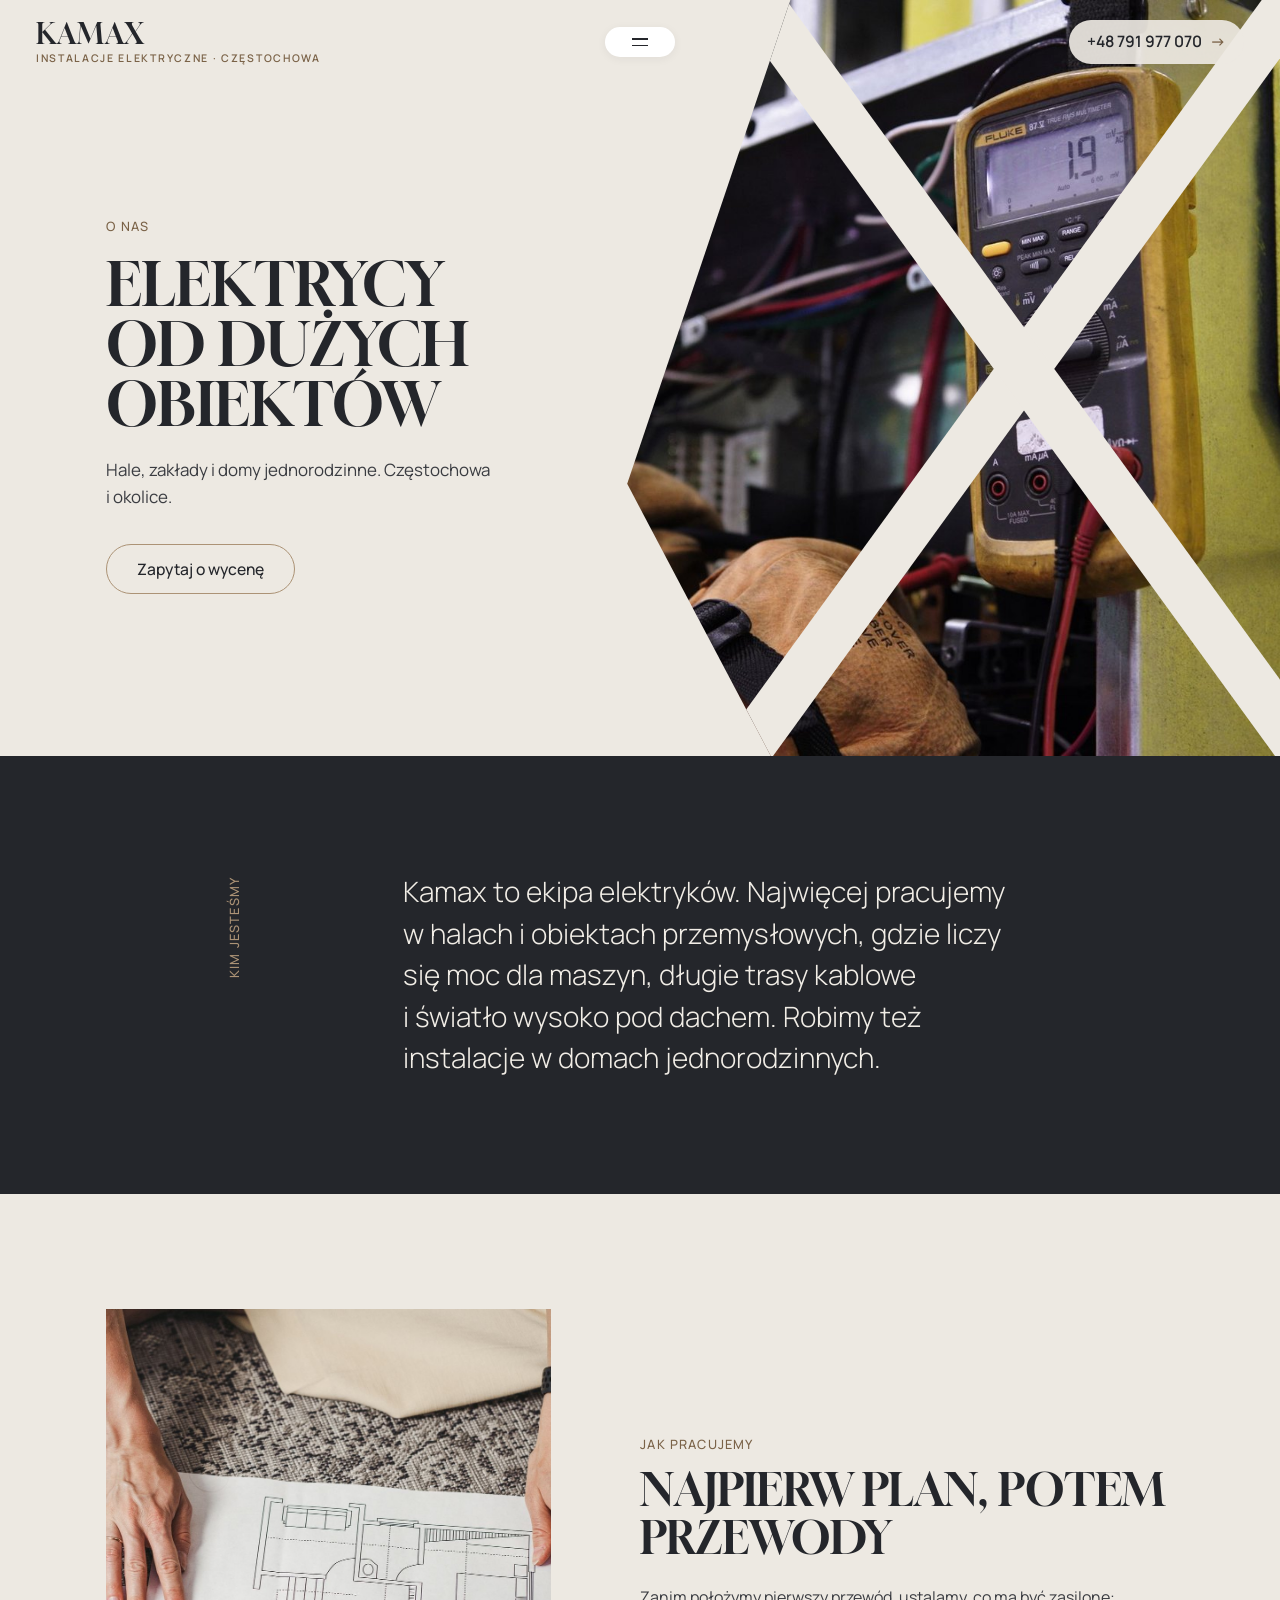
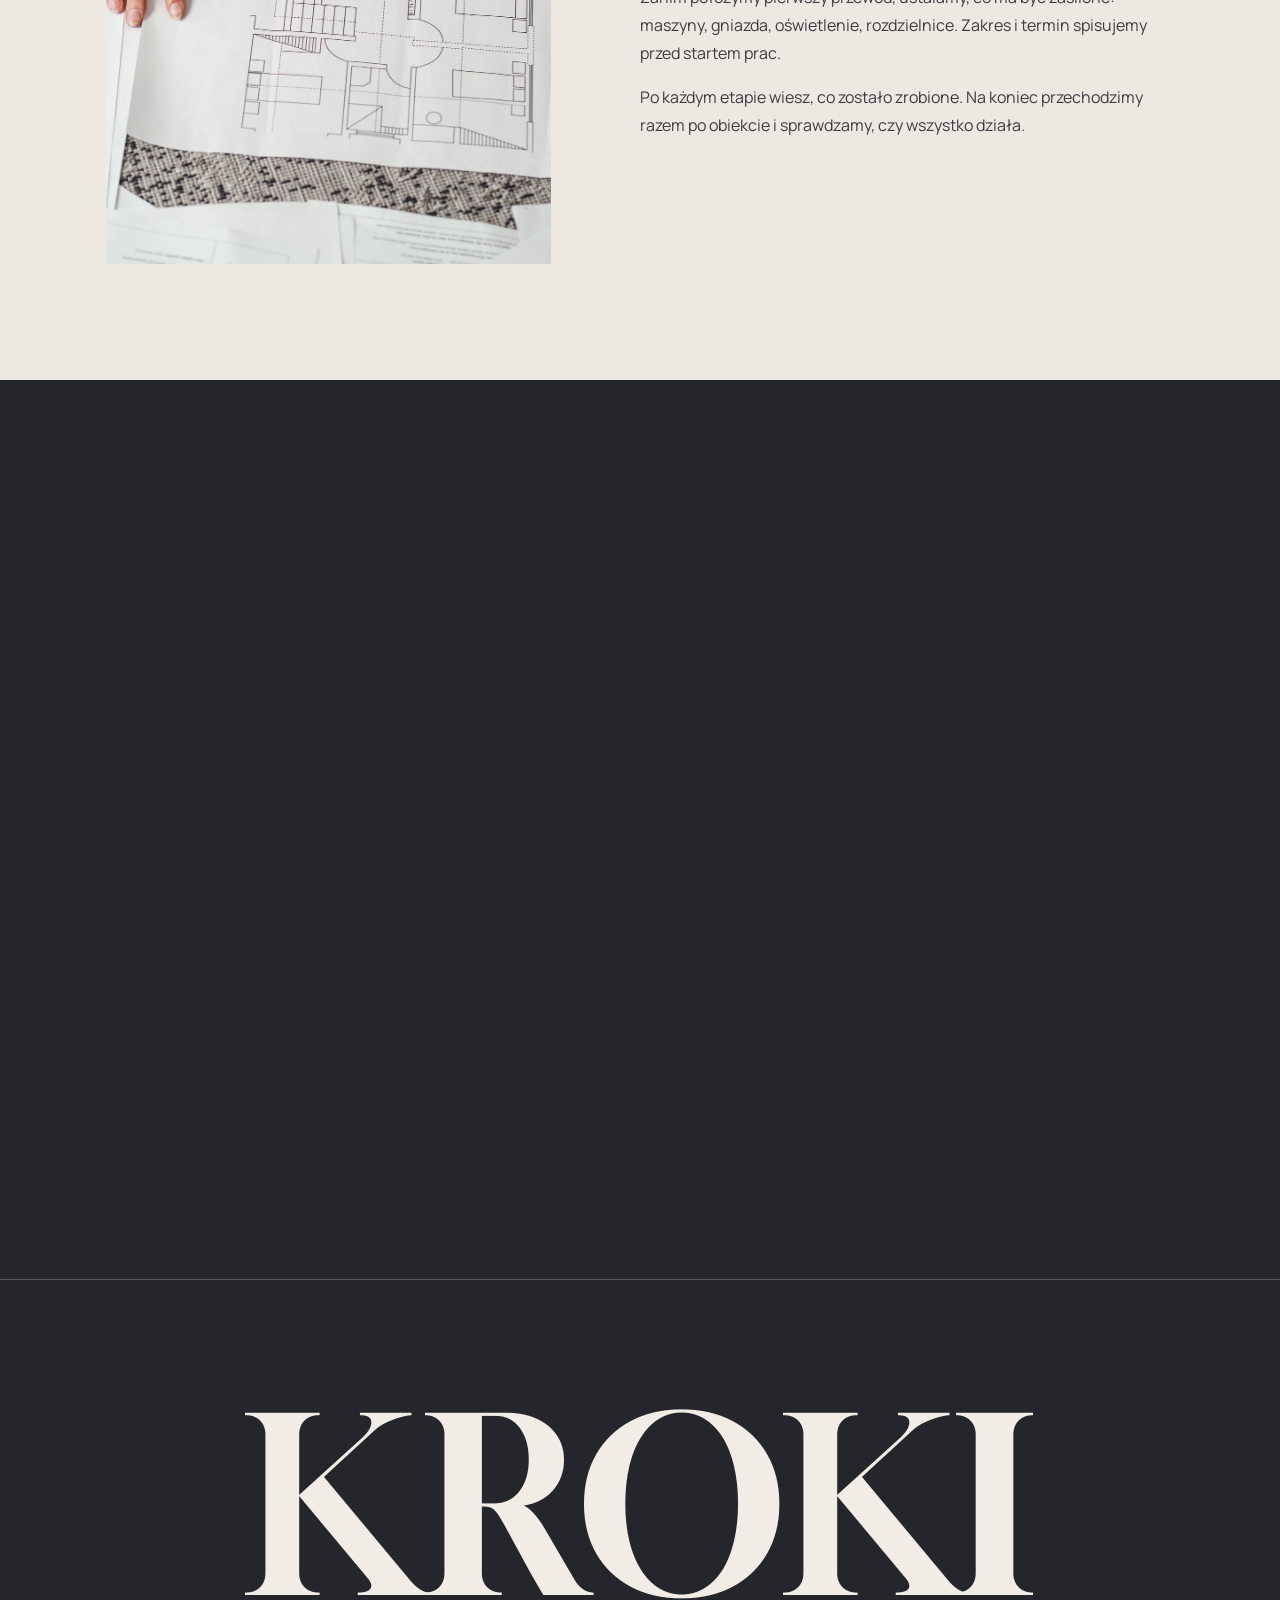
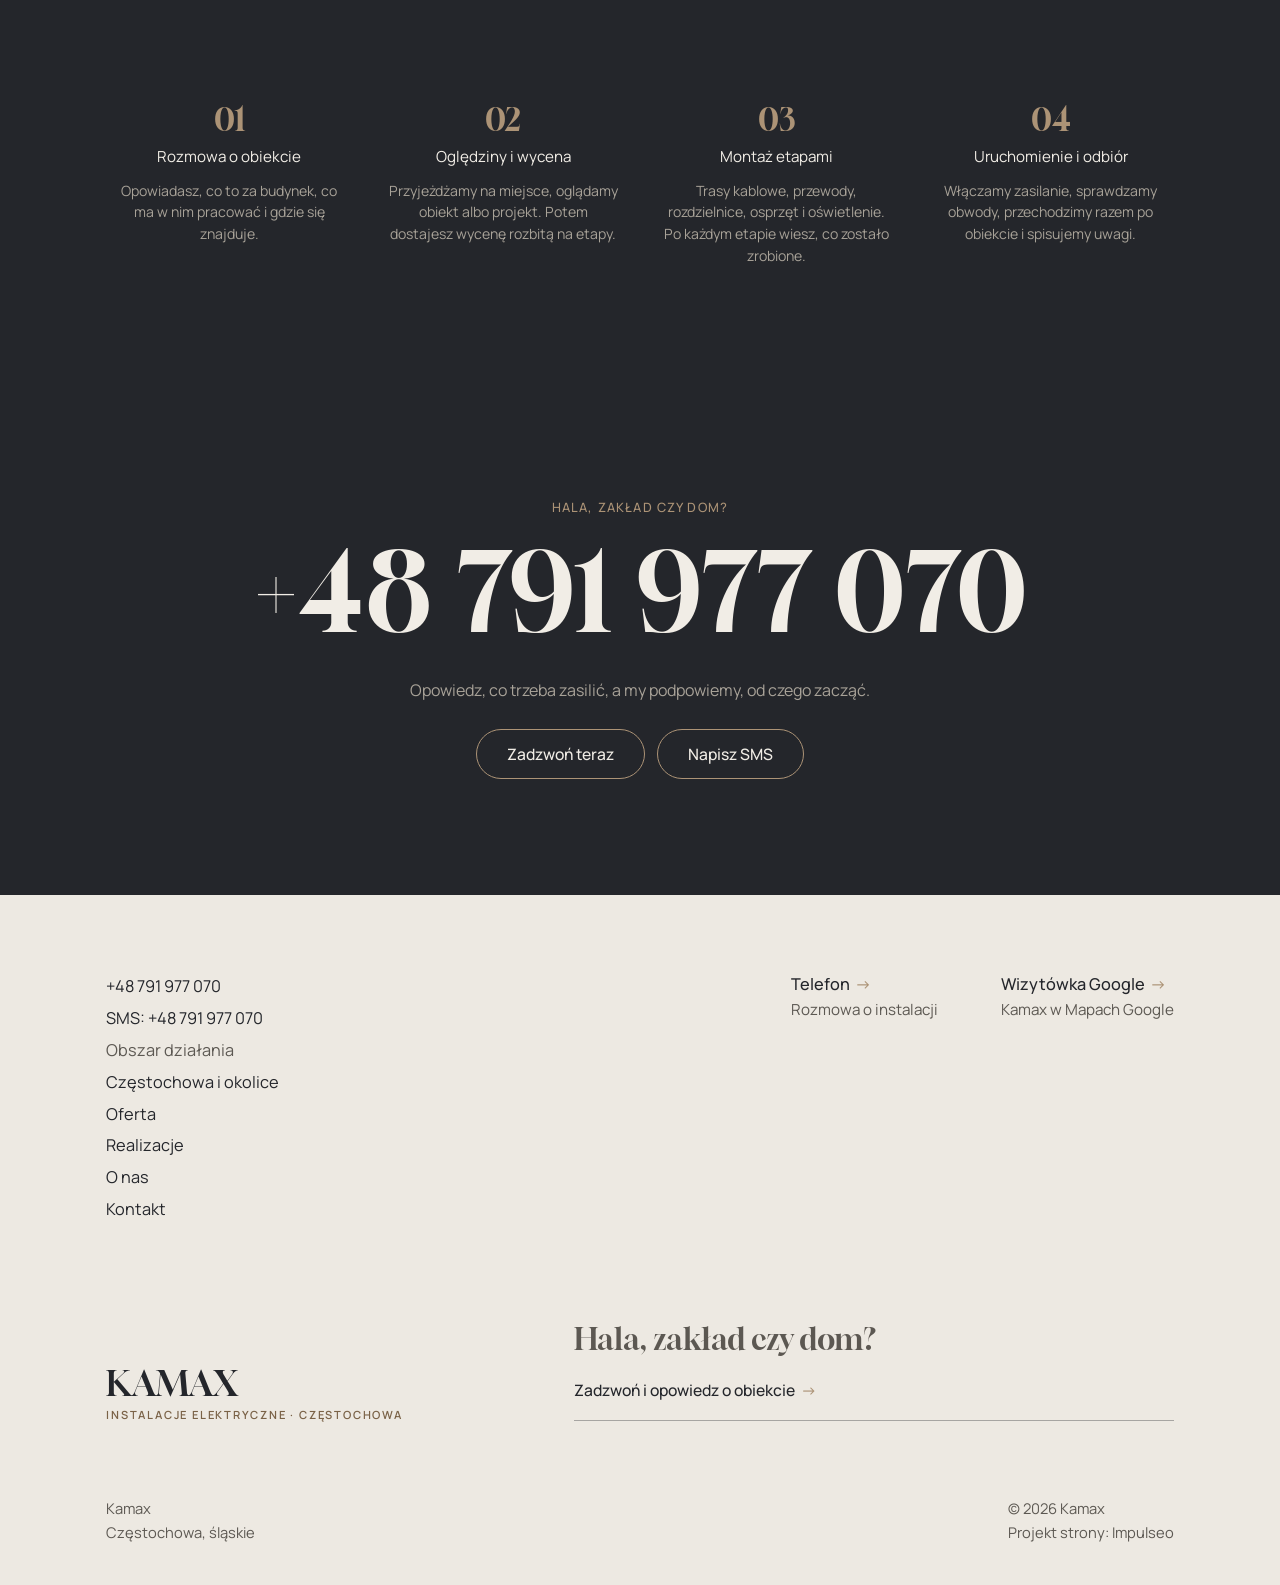
<file: o-nas.html>
<!DOCTYPE html>
<html lang="pl">
<head>
<meta charset="UTF-8">
<meta name="theme-color" content="#EDE9E2">
<meta name="theme-color" content="#EDE9E2">
<meta name="theme-color" content="#EDE9E2">
<meta name="theme-color" content="#EDE9E2">
<meta name="viewport" content="width=device-width, initial-scale=1.0">
<title>O nas - Kamax</title>
<meta name="description" content="Kamax - instalacje elektryczne w halach, obiektach przemysłowych i domach jednorodzinnych. Częstochowa i okolice. Zadzwoń i opowiedz o obiekcie.">
<link rel="canonical" href="https://kris20032.github.io/kamax/o-nas.html">
<meta name="robots" content="noindex, nofollow">
<meta property="og:type" content="website">
<meta property="og:locale" content="pl_PL">
<meta property="og:site_name" content="Kamax">
<meta property="og:title" content="O nas - Kamax">
<meta property="og:description" content="Kamax - instalacje elektryczne w halach, obiektach przemysłowych i domach jednorodzinnych. Częstochowa i okolice. Zadzwoń i opowiedz o obiekcie.">
<meta property="og:url" content="https://kris20032.github.io/kamax/o-nas.html">
<meta property="og:image" content="https://kris20032.github.io/kamax/img/og.jpg">
<meta property="og:image:width" content="1200">
<meta property="og:image:height" content="630">
<meta name="twitter:card" content="summary_large_image">
<link rel="preconnect" href="https://fonts.googleapis.com">
<link rel="preconnect" href="https://fonts.gstatic.com" crossorigin>
<link href="https://fonts.googleapis.com/css2?family=Gloock&family=Manrope:wght@300;400;500;600;700&display=swap" rel="stylesheet">
<link rel="stylesheet" href="assets/styles.css?v=20261105e">
</head>
<body>

<header class="nav">
  <div class="nav-inner">
    <a class="brand" href="index.html" aria-label="Kamax - strona główna"><span class="name">KAMAX</span><span class="tag">Instalacje elektryczne · Częstochowa</span></a>
    <button class="nav-toggle" aria-label="Menu" aria-controls="menu"><span></span><span></span></button>
    <a class="nav-phone" href="tel:+48791977070">+48 791 977 070 <span class="arr">→</span></a>
  </div>
  <nav class="nav-links" id="menu" aria-label="Menu główne">
    <div class="menu-inner">
      <div class="menu-top"><span class="name">KAMAX</span><span></span><a class="btn" href="tel:+48791977070">+48 791 977 070</a></div>
      <div class="menu-cols">
        <ul class="menu-main">
          <li><a href="index.html">Start</a></li>
          <li><a href="oferta.html">Oferta</a></li>
          <li><a href="realizacje.html">Realizacje</a></li>
          <li><a href="o-nas.html">O&nbsp;nas</a></li>
          <li><a href="kontakt.html">Kontakt</a></li>
        </ul>
        <div class="menu-col"><p class="menu-ttl">Co robimy</p><ul><li><a href="oferta.html#hale">Instalacje w&nbsp;halach</a></li><li><a href="oferta.html#przemysl">Obiekty przemysłowe</a></li><li><a href="oferta.html#oswietlenie">Oświetlenie hal i&nbsp;placów</a></li><li><a href="oferta.html#rozdzielnice">Rozdzielnice i&nbsp;zasilanie</a></li><li><a href="oferta.html#domy">Domy jednorodzinne</a></li><li><a href="oferta.html#modernizacje">Rozbudowy i&nbsp;modernizacje</a></li></ul></div>
        <div class="menu-col"><p class="menu-ttl">Kontakt</p><ul>
          <li><a href="tel:+48791977070">+48 791 977 070</a></li>
          <li><a href="sms:+48791977070">Napisz SMS</a></li>
          <li class="muted">Częstochowa i&nbsp;okolice</li>
        </ul></div>
      </div>
    </div>
  </nav>
</header>

<main>
<section class="banner banner--sub">
  <div class="banner__content">
    <span class="sub">O&nbsp;nas</span>
    <h1>Elektrycy od dużych obiektów</h1>
    <p class="banner__txt">Hale, zakłady i&nbsp;domy jednorodzinne. Częstochowa i&nbsp;okolice.</p>
    <div class="btns"><a class="btn" href="kontakt.html">Zapytaj o&nbsp;wycenę</a></div>
  </div>
  <figure class="hero-img banner__img"><img src="img/g5.jpg" alt="Pomiar miernikiem przy szafie elektrycznej w hali" fetchpriority="high" width="1880" height="992"></figure>
</section>

<section class="bg-ink pv">
  <div class="wrap">
    <div class="intro reveal">
      <span class="sub vlabel">Kim jesteśmy</span>
      <div>
        <p class="intro__txt">Kamax to ekipa elektryków. Najwięcej pracujemy w&nbsp;halach i&nbsp;obiektach przemysłowych, gdzie liczy się moc dla maszyn, długie trasy kablowe i&nbsp;światło wysoko pod dachem. Robimy też instalacje w&nbsp;domach jednorodzinnych.</p>
      </div>
    </div>
  </div>
</section>

<section class="bg-paper pv">
  <div class="wrap">
    <div class="split">
      <figure class="reveal"><img src="img/g12.jpg" alt="Planowanie instalacji na rzucie budynku" decoding="async" width="1880" height="1253"></figure>
      <div class="reveal">
        <span class="sub">Jak pracujemy</span>
        <h2>Najpierw plan, potem przewody</h2>
        <p>Zanim położymy pierwszy przewód, ustalamy, co ma być zasilone: maszyny, gniazda, oświetlenie, rozdzielnice. Zakres i&nbsp;termin spisujemy przed startem prac.</p>
        <p>Po każdym etapie wiesz, co zostało zrobione. Na koniec przechodzimy razem po obiekcie i&nbsp;sprawdzamy, czy wszystko działa.</p>
      </div>
    </div>
  </div>
</section>

<section class="stopklatka" aria-hidden="true"><div class="stk-bg" style="background-image:url(img/g7.jpg)"></div></section>

<section class="bg-ink pv">
  <h2 class="huge huge--fit6 reveal">Kroki</h2>
  <div class="wrap"><ul class="steps"><li class="reveal"><span class="no">01</span><span class="lab">Rozmowa o&nbsp;obiekcie</span><span class="desc">Opowiadasz, co to za budynek, co ma w&nbsp;nim pracować i&nbsp;gdzie się znajduje.</span></li><li class="reveal"><span class="no">02</span><span class="lab">Oględziny i&nbsp;wycena</span><span class="desc">Przyjeżdżamy na miejsce, oglądamy obiekt albo projekt. Potem dostajesz wycenę rozbitą na etapy.</span></li><li class="reveal"><span class="no">03</span><span class="lab">Montaż etapami</span><span class="desc">Trasy kablowe, przewody, rozdzielnice, osprzęt i&nbsp;oświetlenie. Po każdym etapie wiesz, co zostało zrobione.</span></li><li class="reveal"><span class="no">04</span><span class="lab">Uruchomienie i&nbsp;odbiór</span><span class="desc">Włączamy zasilanie, sprawdzamy obwody, przechodzimy razem po obiekcie i&nbsp;spisujemy uwagi.</span></li></ul></div>
</section>

<section class="bg-ink pv call cta">
  <div class="wrap reveal">
    <span class="sub">Hala, zakład czy dom?</span>
    <a class="phone-big" href="tel:+48791977070">+48 791 977 070</a>
    <p class="lead">Opowiedz, co trzeba zasilić, a&nbsp;my podpowiemy, od czego zacząć.</p>
    <div class="btns"><a class="btn" href="tel:+48791977070">Zadzwoń teraz</a><a class="btn" href="sms:+48791977070">Napisz SMS</a></div>
  </div>
</section>
</main>

<footer>
  <div class="wrap">
    <div class="foot-top">
      <div class="foot-list">
        <a href="tel:+48791977070">+48 791 977 070</a>
        <a href="sms:+48791977070">SMS: +48 791 977 070</a>
        <span class="muted">Obszar działania</span>
        <span>Częstochowa i&nbsp;okolice</span>
        <a href="oferta.html">Oferta</a>
        <a href="realizacje.html">Realizacje</a>
        <a href="o-nas.html">O&nbsp;nas</a>
        <a href="kontakt.html">Kontakt</a>
      </div>
      <div class="foot-side">
        <div><a class="lnk" href="tel:+48791977070">Telefon <span class="arr">→</span></a><span class="foot-note">Rozmowa o&nbsp;instalacji</span></div>
        <div><a class="lnk soc-g" href="https://www.google.com/maps/place/Kamax/data=!4m2!3m1!1s0xa31e9bbe7ba546d1:0x5132e5cb5c3500d8" target="_blank" rel="noopener" aria-label="Google - Kamax">Wizytówka Google <span class="arr">→</span></a><span class="foot-note">Kamax w&nbsp;Mapach Google</span></div>
      </div>
    </div>
    <div class="foot-mid">
      <div class="name">KAMAX<small>Instalacje elektryczne · Częstochowa</small></div>
      <div class="foot-cta">
        <span class="big">Hala, zakład czy dom?</span>
        <a class="lnk" href="tel:+48791977070">Zadzwoń i&nbsp;opowiedz o&nbsp;obiekcie <span class="arr">→</span></a>
      </div>
    </div>
    <div class="foot-bot">
      <span>Kamax<br>Częstochowa, śląskie</span>
      <span>© 2026 Kamax<br>Projekt strony: <a class="foot-credit" href="https://impulseo.pl" target="_blank" rel="noopener">Impulseo</a></span>
    </div>
  </div>
</footer>
<div class="sticky-call"><a class="sc-call" href="tel:+48791977070"><svg class="ico-tel" width="16" height="16" viewBox="0 0 24 24" fill="none" aria-hidden="true"><path d="M6.6 10.8a15.5 15.5 0 0 0 6.6 6.6l2.2-2.2a1 1 0 0 1 1-.24 11.4 11.4 0 0 0 3.6.58 1 1 0 0 1 1 1V20a1 1 0 0 1-1 1A17 17 0 0 1 3 4a1 1 0 0 1 1-1h3.5a1 1 0 0 1 1 1c0 1.25.2 2.46.58 3.6a1 1 0 0 1-.25 1l-2.23 2.2Z" fill="currentColor"/></svg> Zadzwoń</a><a class="sc-quote" href="sms:+48791977070">SMS</a></div>
<div class="demo-wazne" data-do="2026-11-10" data-cykl="3" hidden><svg class="dw-ico" width="13" height="13" viewBox="0 0 24 24" fill="none" aria-hidden="true"><circle cx="12" cy="12" r="8.6" stroke="currentColor" stroke-width="1.8"/><path d="M12 7.2V12l3.3 2" stroke="currentColor" stroke-width="1.8" stroke-linecap="round"/></svg><span class="dw-txt"></span></div>

<script src="assets/main.js?v=20261105e"></script>
</body>
</html>
</file>
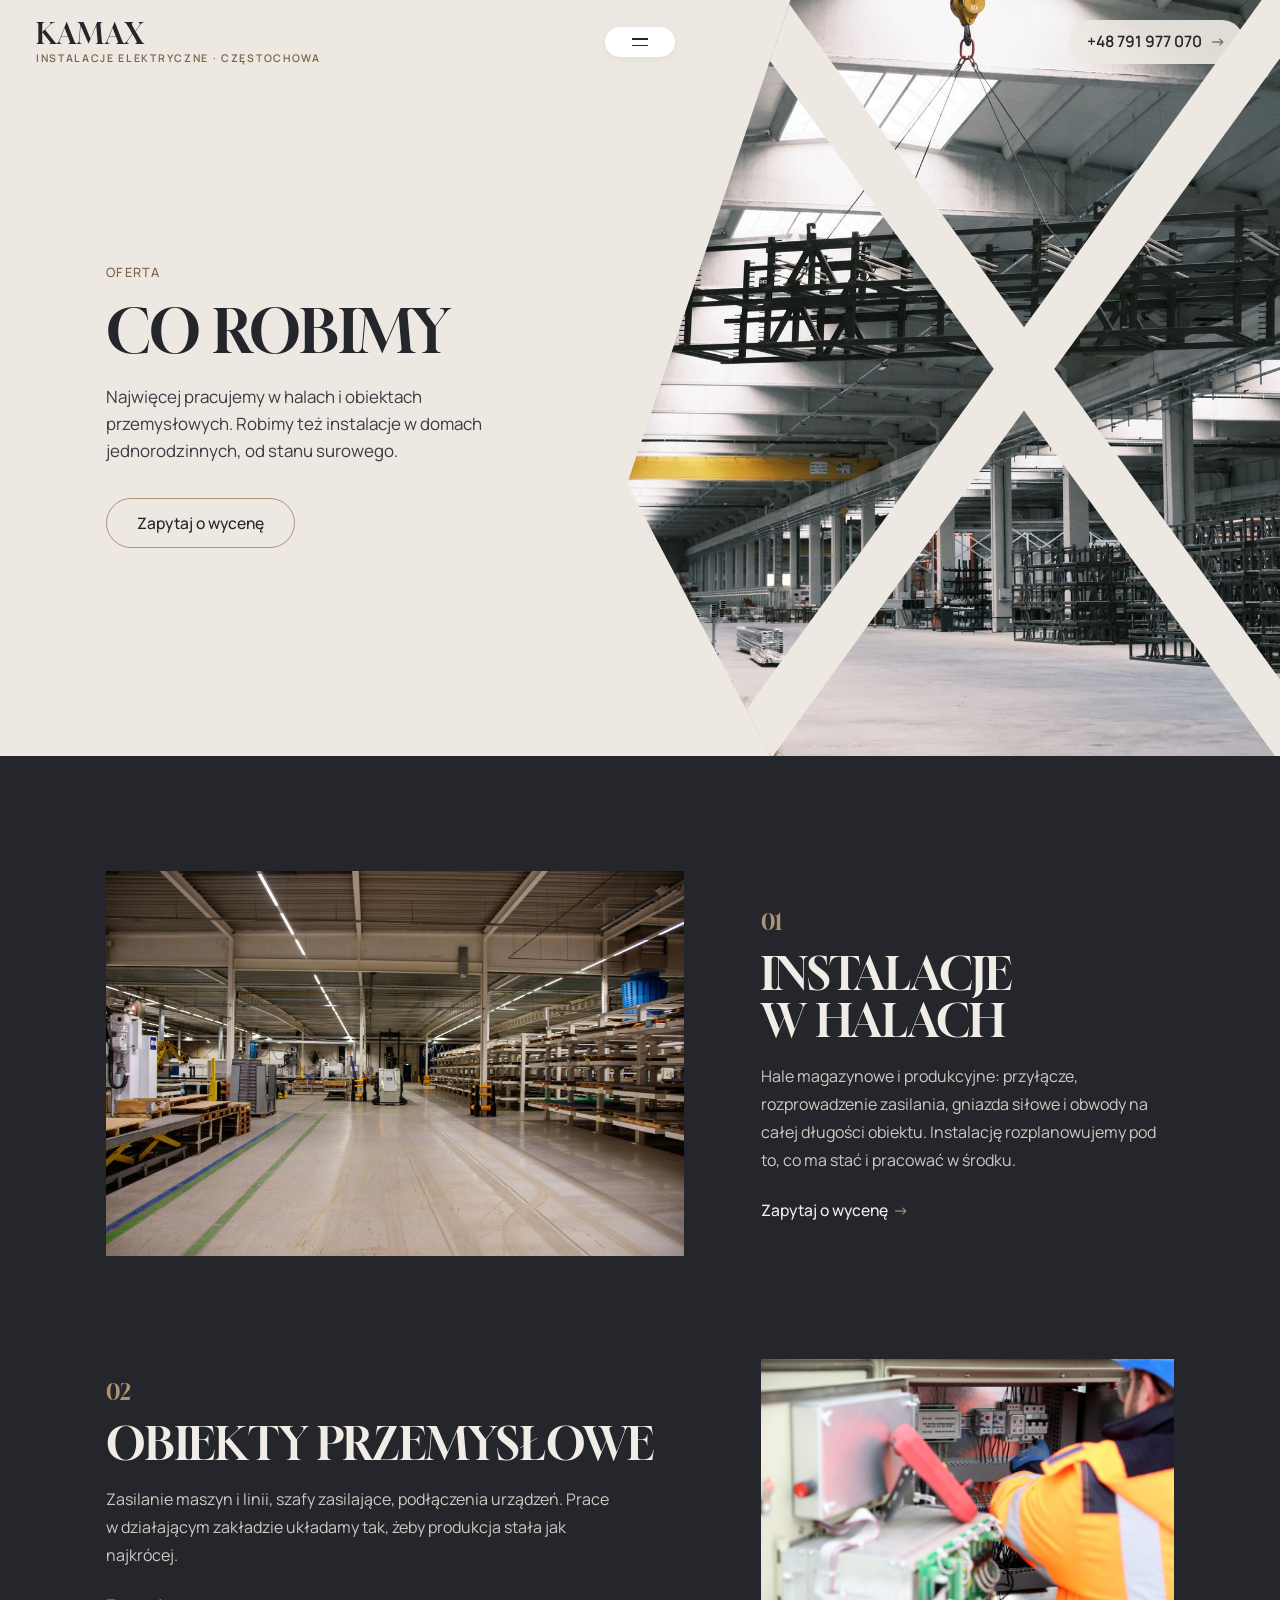
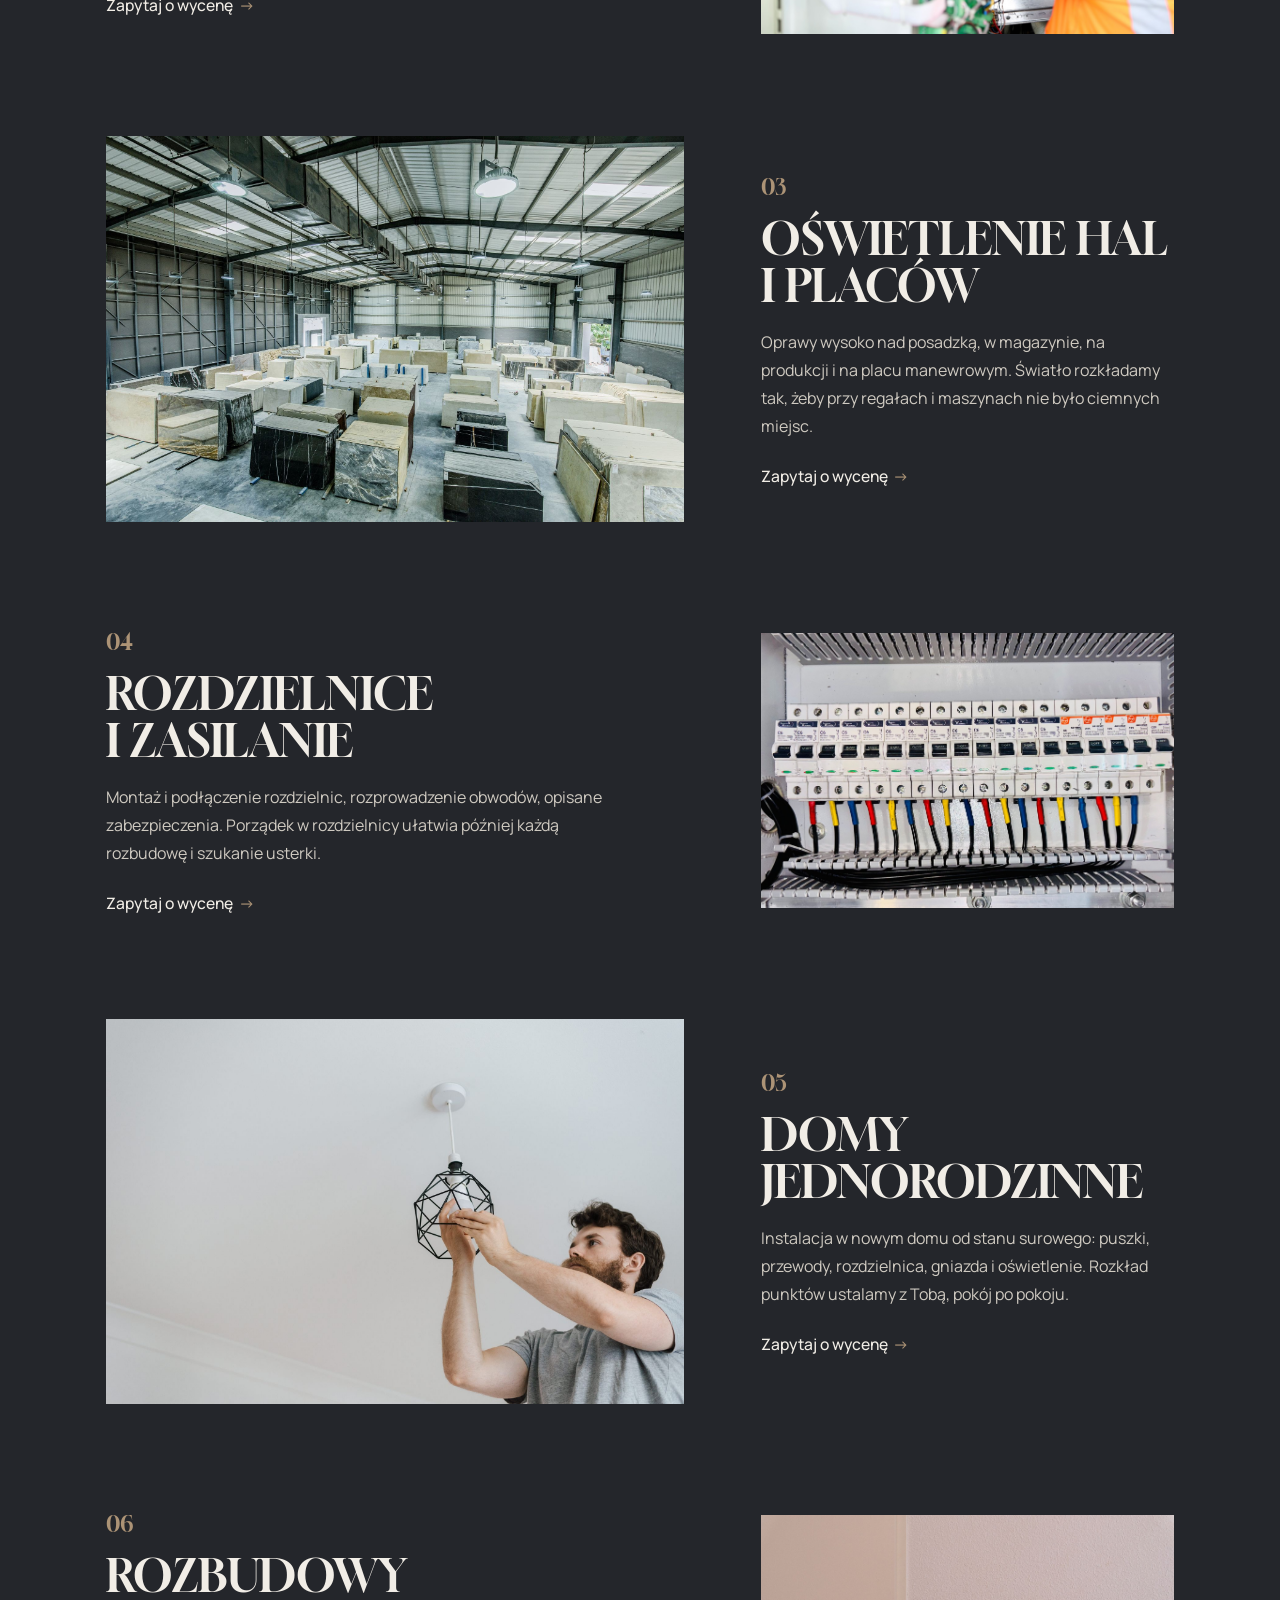
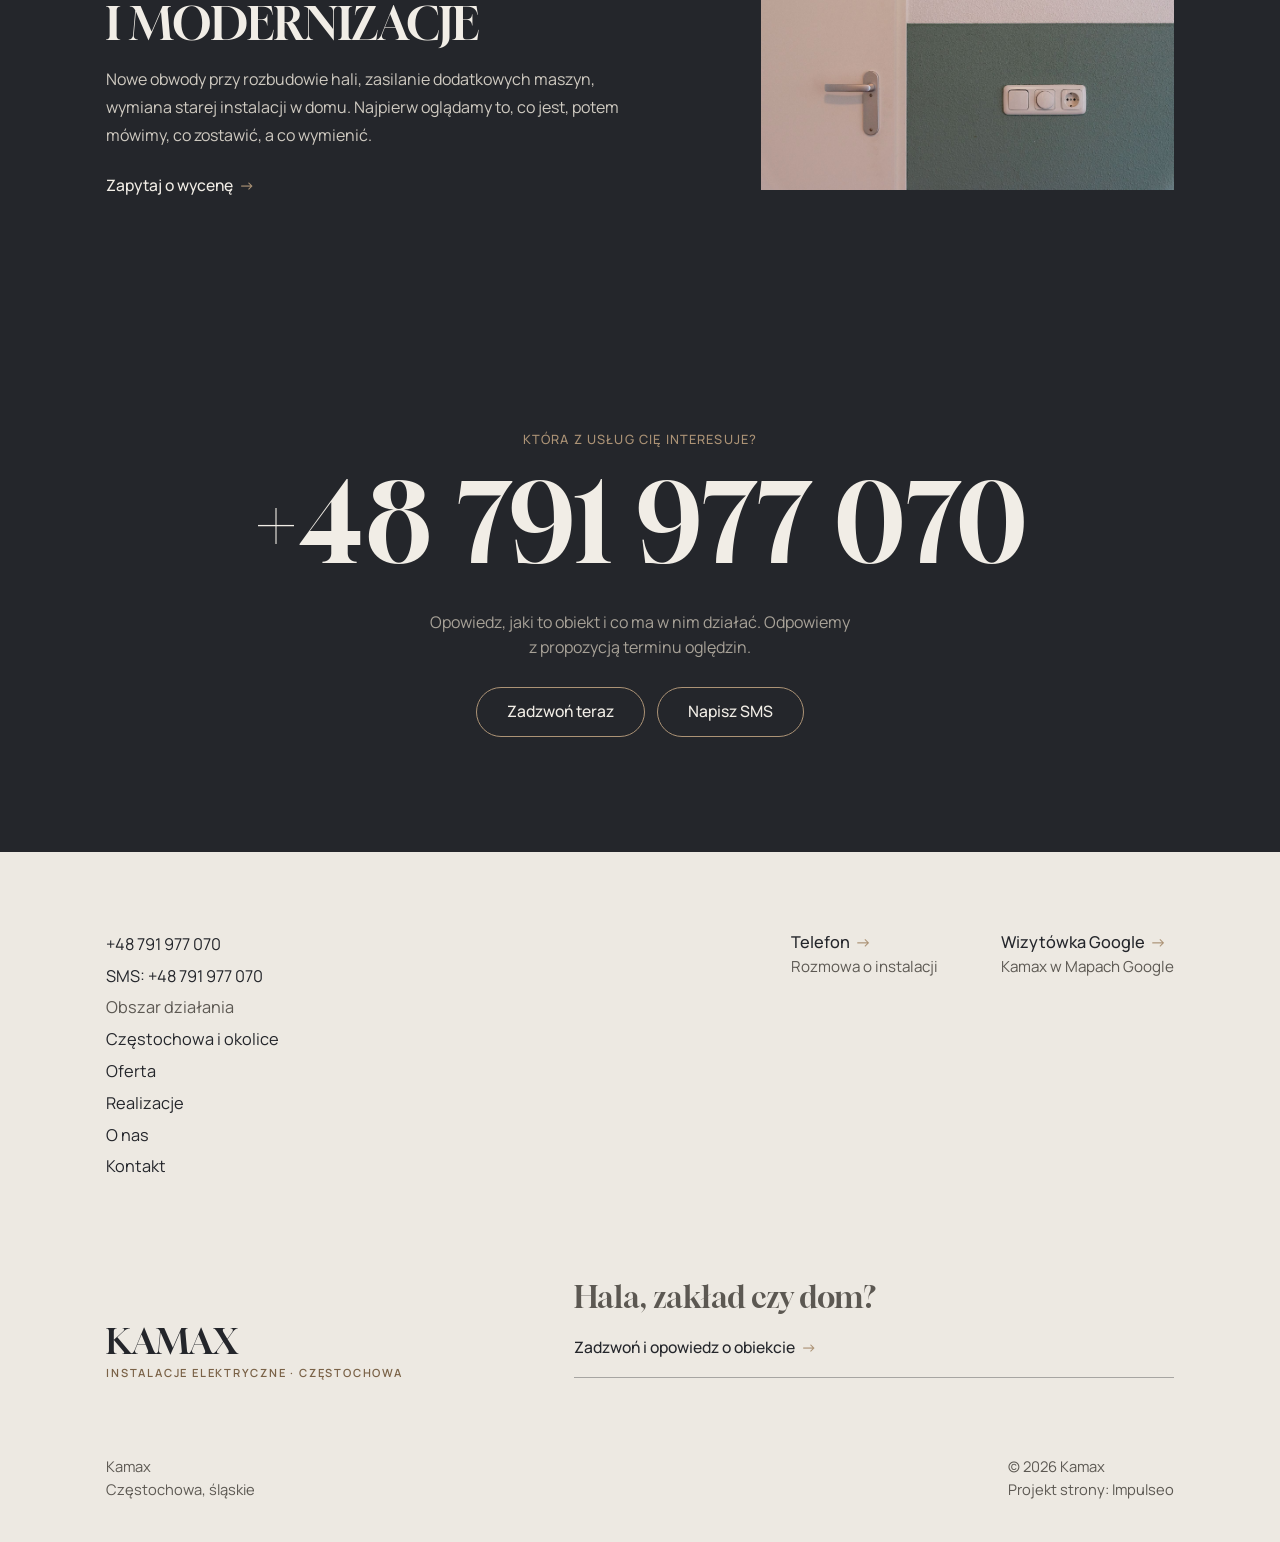
<file: oferta.html>
<!DOCTYPE html>
<html lang="pl">
<head>
<meta charset="UTF-8">
<meta name="theme-color" content="#EDE9E2">
<meta name="theme-color" content="#EDE9E2">
<meta name="theme-color" content="#EDE9E2">
<meta name="theme-color" content="#EDE9E2">
<meta name="viewport" content="width=device-width, initial-scale=1.0">
<title>Oferta - Kamax</title>
<meta name="description" content="Kamax - instalacje elektryczne w halach, obiektach przemysłowych i domach jednorodzinnych. Częstochowa i okolice. Zadzwoń i opowiedz o obiekcie.">
<link rel="canonical" href="https://kris20032.github.io/kamax/oferta.html">
<meta name="robots" content="noindex, nofollow">
<meta property="og:type" content="website">
<meta property="og:locale" content="pl_PL">
<meta property="og:site_name" content="Kamax">
<meta property="og:title" content="Oferta - Kamax">
<meta property="og:description" content="Kamax - instalacje elektryczne w halach, obiektach przemysłowych i domach jednorodzinnych. Częstochowa i okolice. Zadzwoń i opowiedz o obiekcie.">
<meta property="og:url" content="https://kris20032.github.io/kamax/oferta.html">
<meta property="og:image" content="https://kris20032.github.io/kamax/img/og.jpg">
<meta property="og:image:width" content="1200">
<meta property="og:image:height" content="630">
<meta name="twitter:card" content="summary_large_image">
<link rel="preconnect" href="https://fonts.googleapis.com">
<link rel="preconnect" href="https://fonts.gstatic.com" crossorigin>
<link href="https://fonts.googleapis.com/css2?family=Gloock&family=Manrope:wght@300;400;500;600;700&display=swap" rel="stylesheet">
<link rel="stylesheet" href="assets/styles.css?v=20261105e">
</head>
<body>

<header class="nav">
  <div class="nav-inner">
    <a class="brand" href="index.html" aria-label="Kamax - strona główna"><span class="name">KAMAX</span><span class="tag">Instalacje elektryczne · Częstochowa</span></a>
    <button class="nav-toggle" aria-label="Menu" aria-controls="menu"><span></span><span></span></button>
    <a class="nav-phone" href="tel:+48791977070">+48 791 977 070 <span class="arr">→</span></a>
  </div>
  <nav class="nav-links" id="menu" aria-label="Menu główne">
    <div class="menu-inner">
      <div class="menu-top"><span class="name">KAMAX</span><span></span><a class="btn" href="tel:+48791977070">+48 791 977 070</a></div>
      <div class="menu-cols">
        <ul class="menu-main">
          <li><a href="index.html">Start</a></li>
          <li><a href="oferta.html">Oferta</a></li>
          <li><a href="realizacje.html">Realizacje</a></li>
          <li><a href="o-nas.html">O&nbsp;nas</a></li>
          <li><a href="kontakt.html">Kontakt</a></li>
        </ul>
        <div class="menu-col"><p class="menu-ttl">Co robimy</p><ul><li><a href="oferta.html#hale">Instalacje w&nbsp;halach</a></li><li><a href="oferta.html#przemysl">Obiekty przemysłowe</a></li><li><a href="oferta.html#oswietlenie">Oświetlenie hal i&nbsp;placów</a></li><li><a href="oferta.html#rozdzielnice">Rozdzielnice i&nbsp;zasilanie</a></li><li><a href="oferta.html#domy">Domy jednorodzinne</a></li><li><a href="oferta.html#modernizacje">Rozbudowy i&nbsp;modernizacje</a></li></ul></div>
        <div class="menu-col"><p class="menu-ttl">Kontakt</p><ul>
          <li><a href="tel:+48791977070">+48 791 977 070</a></li>
          <li><a href="sms:+48791977070">Napisz SMS</a></li>
          <li class="muted">Częstochowa i&nbsp;okolice</li>
        </ul></div>
      </div>
    </div>
  </nav>
</header>

<main>
<section class="banner banner--sub">
  <div class="banner__content">
    <span class="sub">Oferta</span>
    <h1>Co robimy</h1>
    <p class="banner__txt">Najwięcej pracujemy w&nbsp;halach i&nbsp;obiektach przemysłowych. Robimy też instalacje w&nbsp;domach jednorodzinnych, od stanu surowego.</p>
    <div class="btns"><a class="btn" href="kontakt.html">Zapytaj o&nbsp;wycenę</a></div>
  </div>
  <figure class="hero-img banner__img"><img src="img/g2.jpg" alt="Duża hala z oświetleniem pod dachem" fetchpriority="high" width="1880" height="1253"></figure>
</section>

<section class="bg-ink pv">
  <div class="wrap">
    <div class="svc-rows">
      <article class="svc-row reveal" id="hale">
        <figure><img src="img/g1.jpg" alt="Hala z liniowym oświetleniem pod dachem" decoding="async" width="1880" height="1253"></figure>
        <div><span class="no">01</span><h2>Instalacje w&nbsp;halach</h2><p>Hale magazynowe i&nbsp;produkcyjne: przyłącze, rozprowadzenie zasilania, gniazda siłowe i&nbsp;obwody na całej długości obiektu. Instalację rozplanowujemy pod to, co ma stać i&nbsp;pracować w&nbsp;środku.</p><a class="lnk" href="kontakt.html">Zapytaj o&nbsp;wycenę <span class="arr">→</span></a></div>
      </article>
      <article class="svc-row reveal" id="przemysl">
        <figure><img src="img/g4.jpg" alt="Elektryk przy szafie zasilającej w zakładzie" decoding="async" width="1880" height="1253"></figure>
        <div><span class="no">02</span><h2>Obiekty przemysłowe</h2><p>Zasilanie maszyn i&nbsp;linii, szafy zasilające, podłączenia urządzeń. Prace w&nbsp;działającym zakładzie układamy tak, żeby produkcja stała jak najkrócej.</p><a class="lnk" href="kontakt.html">Zapytaj o&nbsp;wycenę <span class="arr">→</span></a></div>
      </article>
      <article class="svc-row reveal" id="oswietlenie">
        <figure><img src="img/g13.jpg" alt="Oprawy oświetleniowe wysoko pod dachem hali" decoding="async" width="1880" height="1255"></figure>
        <div><span class="no">03</span><h2>Oświetlenie hal i&nbsp;placów</h2><p>Oprawy wysoko nad posadzką, w&nbsp;magazynie, na produkcji i&nbsp;na placu manewrowym. Światło rozkładamy tak, żeby przy regałach i&nbsp;maszynach nie było ciemnych miejsc.</p><a class="lnk" href="kontakt.html">Zapytaj o&nbsp;wycenę <span class="arr">→</span></a></div>
      </article>
      <article class="svc-row reveal" id="rozdzielnice">
        <figure><img src="img/g3.jpg" alt="Rozdzielnica z rzędem wyłączników" loading="lazy" decoding="async" width="1880" height="1170"></figure>
        <div><span class="no">04</span><h2>Rozdzielnice i&nbsp;zasilanie</h2><p>Montaż i&nbsp;podłączenie rozdzielnic, rozprowadzenie obwodów, opisane zabezpieczenia. Porządek w&nbsp;rozdzielnicy ułatwia później każdą rozbudowę i&nbsp;szukanie usterki.</p><a class="lnk" href="kontakt.html">Zapytaj o&nbsp;wycenę <span class="arr">→</span></a></div>
      </article>
      <article class="svc-row reveal" id="domy">
        <figure><img src="img/g8.jpg" alt="Montaż lampy pod sufitem w domu" loading="lazy" decoding="async" width="1880" height="1255"></figure>
        <div><span class="no">05</span><h2>Domy jednorodzinne</h2><p>Instalacja w&nbsp;nowym domu od stanu surowego: puszki, przewody, rozdzielnica, gniazda i&nbsp;oświetlenie. Rozkład punktów ustalamy z&nbsp;Tobą, pokój po pokoju.</p><a class="lnk" href="kontakt.html">Zapytaj o&nbsp;wycenę <span class="arr">→</span></a></div>
      </article>
      <article class="svc-row reveal" id="modernizacje">
        <figure><img src="img/g10.jpg" alt="Gniazdo i włącznik przy drzwiach" loading="lazy" decoding="async" width="1880" height="1255"></figure>
        <div><span class="no">06</span><h2>Rozbudowy i&nbsp;modernizacje</h2><p>Nowe obwody przy rozbudowie hali, zasilanie dodatkowych maszyn, wymiana starej instalacji w&nbsp;domu. Najpierw oglądamy to, co jest, potem mówimy, co zostawić, a&nbsp;co wymienić.</p><a class="lnk" href="kontakt.html">Zapytaj o&nbsp;wycenę <span class="arr">→</span></a></div>
      </article>
    </div>
  </div>
</section>

<section class="bg-ink pv call cta">
  <div class="wrap reveal">
    <span class="sub">Która z&nbsp;usług Cię interesuje?</span>
    <a class="phone-big" href="tel:+48791977070">+48 791 977 070</a>
    <p class="lead">Opowiedz, jaki to obiekt i&nbsp;co ma w&nbsp;nim działać. Odpowiemy z&nbsp;propozycją terminu oględzin.</p>
    <div class="btns"><a class="btn" href="tel:+48791977070">Zadzwoń teraz</a><a class="btn" href="sms:+48791977070">Napisz SMS</a></div>
  </div>
</section>
</main>

<footer>
  <div class="wrap">
    <div class="foot-top">
      <div class="foot-list">
        <a href="tel:+48791977070">+48 791 977 070</a>
        <a href="sms:+48791977070">SMS: +48 791 977 070</a>
        <span class="muted">Obszar działania</span>
        <span>Częstochowa i&nbsp;okolice</span>
        <a href="oferta.html">Oferta</a>
        <a href="realizacje.html">Realizacje</a>
        <a href="o-nas.html">O&nbsp;nas</a>
        <a href="kontakt.html">Kontakt</a>
      </div>
      <div class="foot-side">
        <div><a class="lnk" href="tel:+48791977070">Telefon <span class="arr">→</span></a><span class="foot-note">Rozmowa o&nbsp;instalacji</span></div>
        <div><a class="lnk soc-g" href="https://www.google.com/maps/place/Kamax/data=!4m2!3m1!1s0xa31e9bbe7ba546d1:0x5132e5cb5c3500d8" target="_blank" rel="noopener" aria-label="Google - Kamax">Wizytówka Google <span class="arr">→</span></a><span class="foot-note">Kamax w&nbsp;Mapach Google</span></div>
      </div>
    </div>
    <div class="foot-mid">
      <div class="name">KAMAX<small>Instalacje elektryczne · Częstochowa</small></div>
      <div class="foot-cta">
        <span class="big">Hala, zakład czy dom?</span>
        <a class="lnk" href="tel:+48791977070">Zadzwoń i&nbsp;opowiedz o&nbsp;obiekcie <span class="arr">→</span></a>
      </div>
    </div>
    <div class="foot-bot">
      <span>Kamax<br>Częstochowa, śląskie</span>
      <span>© 2026 Kamax<br>Projekt strony: <a class="foot-credit" href="https://impulseo.pl" target="_blank" rel="noopener">Impulseo</a></span>
    </div>
  </div>
</footer>
<div class="sticky-call"><a class="sc-call" href="tel:+48791977070"><svg class="ico-tel" width="16" height="16" viewBox="0 0 24 24" fill="none" aria-hidden="true"><path d="M6.6 10.8a15.5 15.5 0 0 0 6.6 6.6l2.2-2.2a1 1 0 0 1 1-.24 11.4 11.4 0 0 0 3.6.58 1 1 0 0 1 1 1V20a1 1 0 0 1-1 1A17 17 0 0 1 3 4a1 1 0 0 1 1-1h3.5a1 1 0 0 1 1 1c0 1.25.2 2.46.58 3.6a1 1 0 0 1-.25 1l-2.23 2.2Z" fill="currentColor"/></svg> Zadzwoń</a><a class="sc-quote" href="sms:+48791977070">SMS</a></div>
<div class="demo-wazne" data-do="2026-11-10" data-cykl="3" hidden><svg class="dw-ico" width="13" height="13" viewBox="0 0 24 24" fill="none" aria-hidden="true"><circle cx="12" cy="12" r="8.6" stroke="currentColor" stroke-width="1.8"/><path d="M12 7.2V12l3.3 2" stroke="currentColor" stroke-width="1.8" stroke-linecap="round"/></svg><span class="dw-txt"></span></div>

<script src="assets/main.js?v=20261105e"></script>
</body>
</html>
</file>
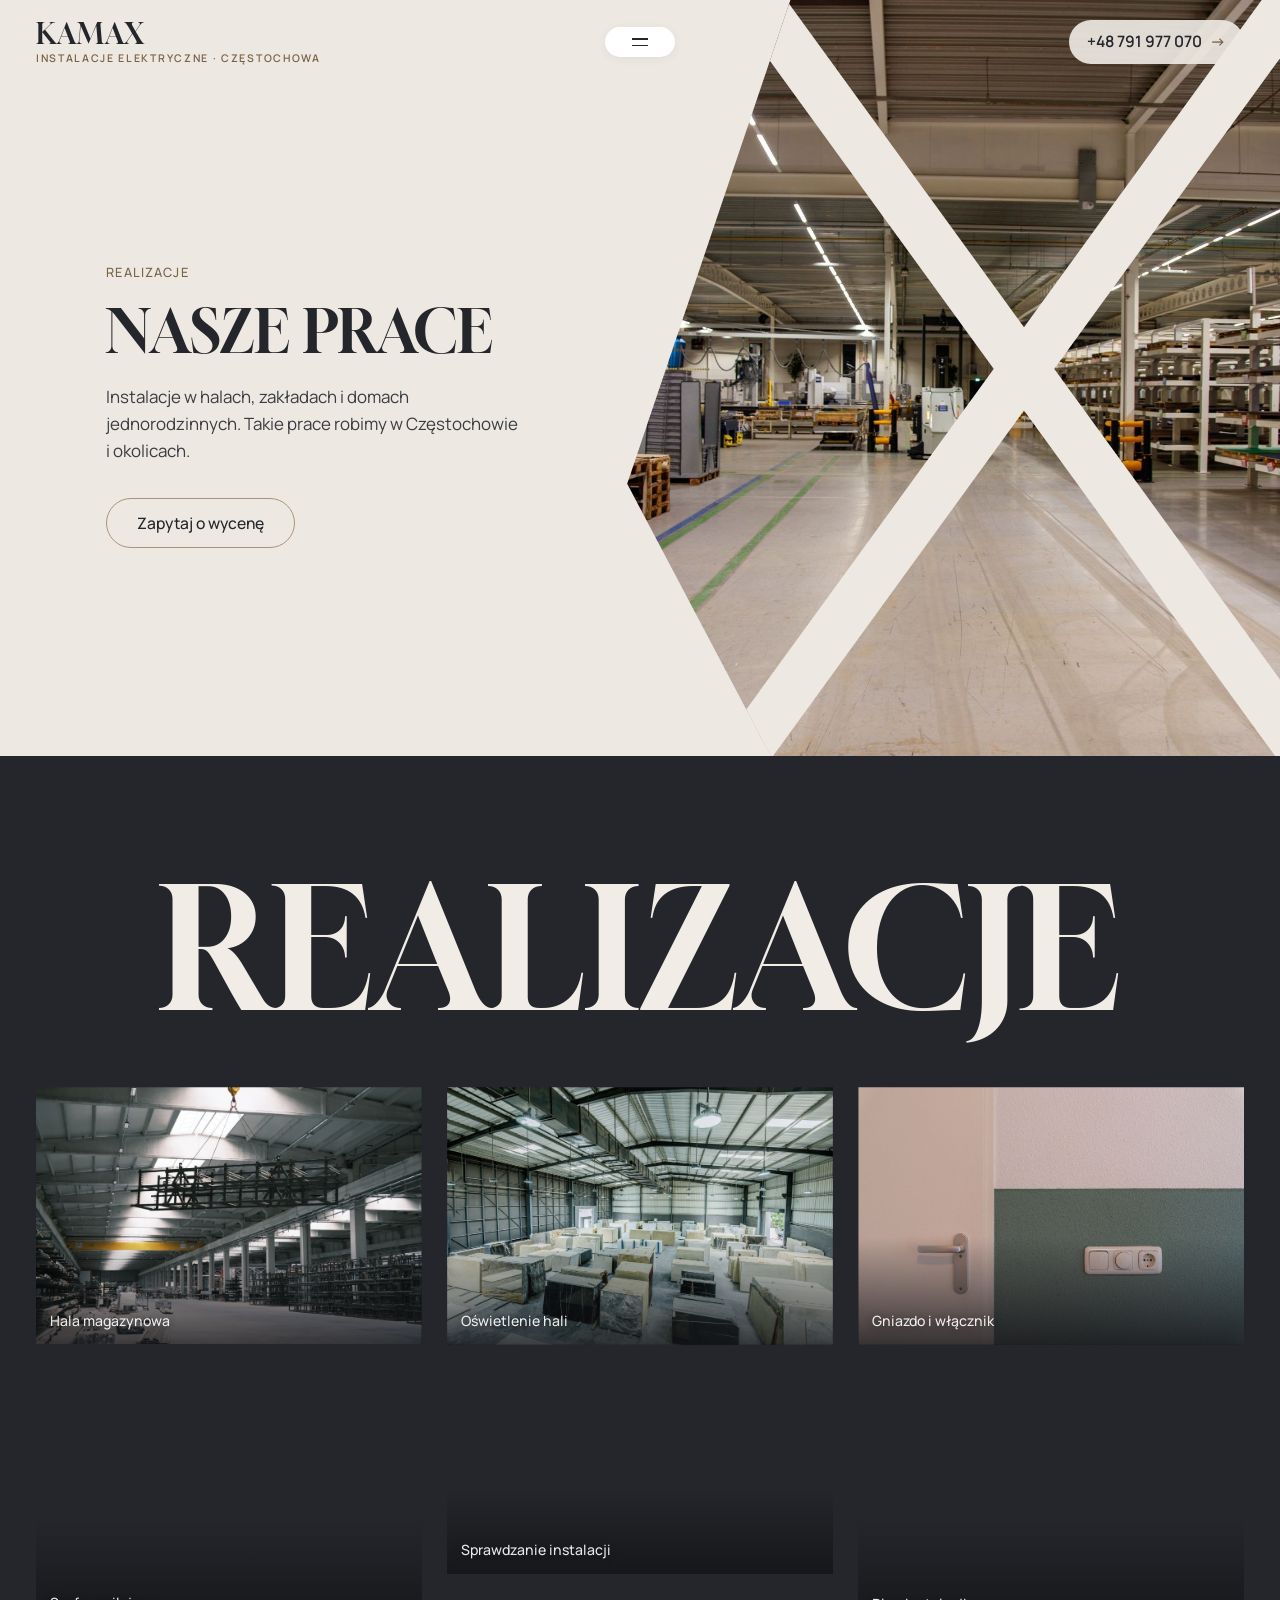
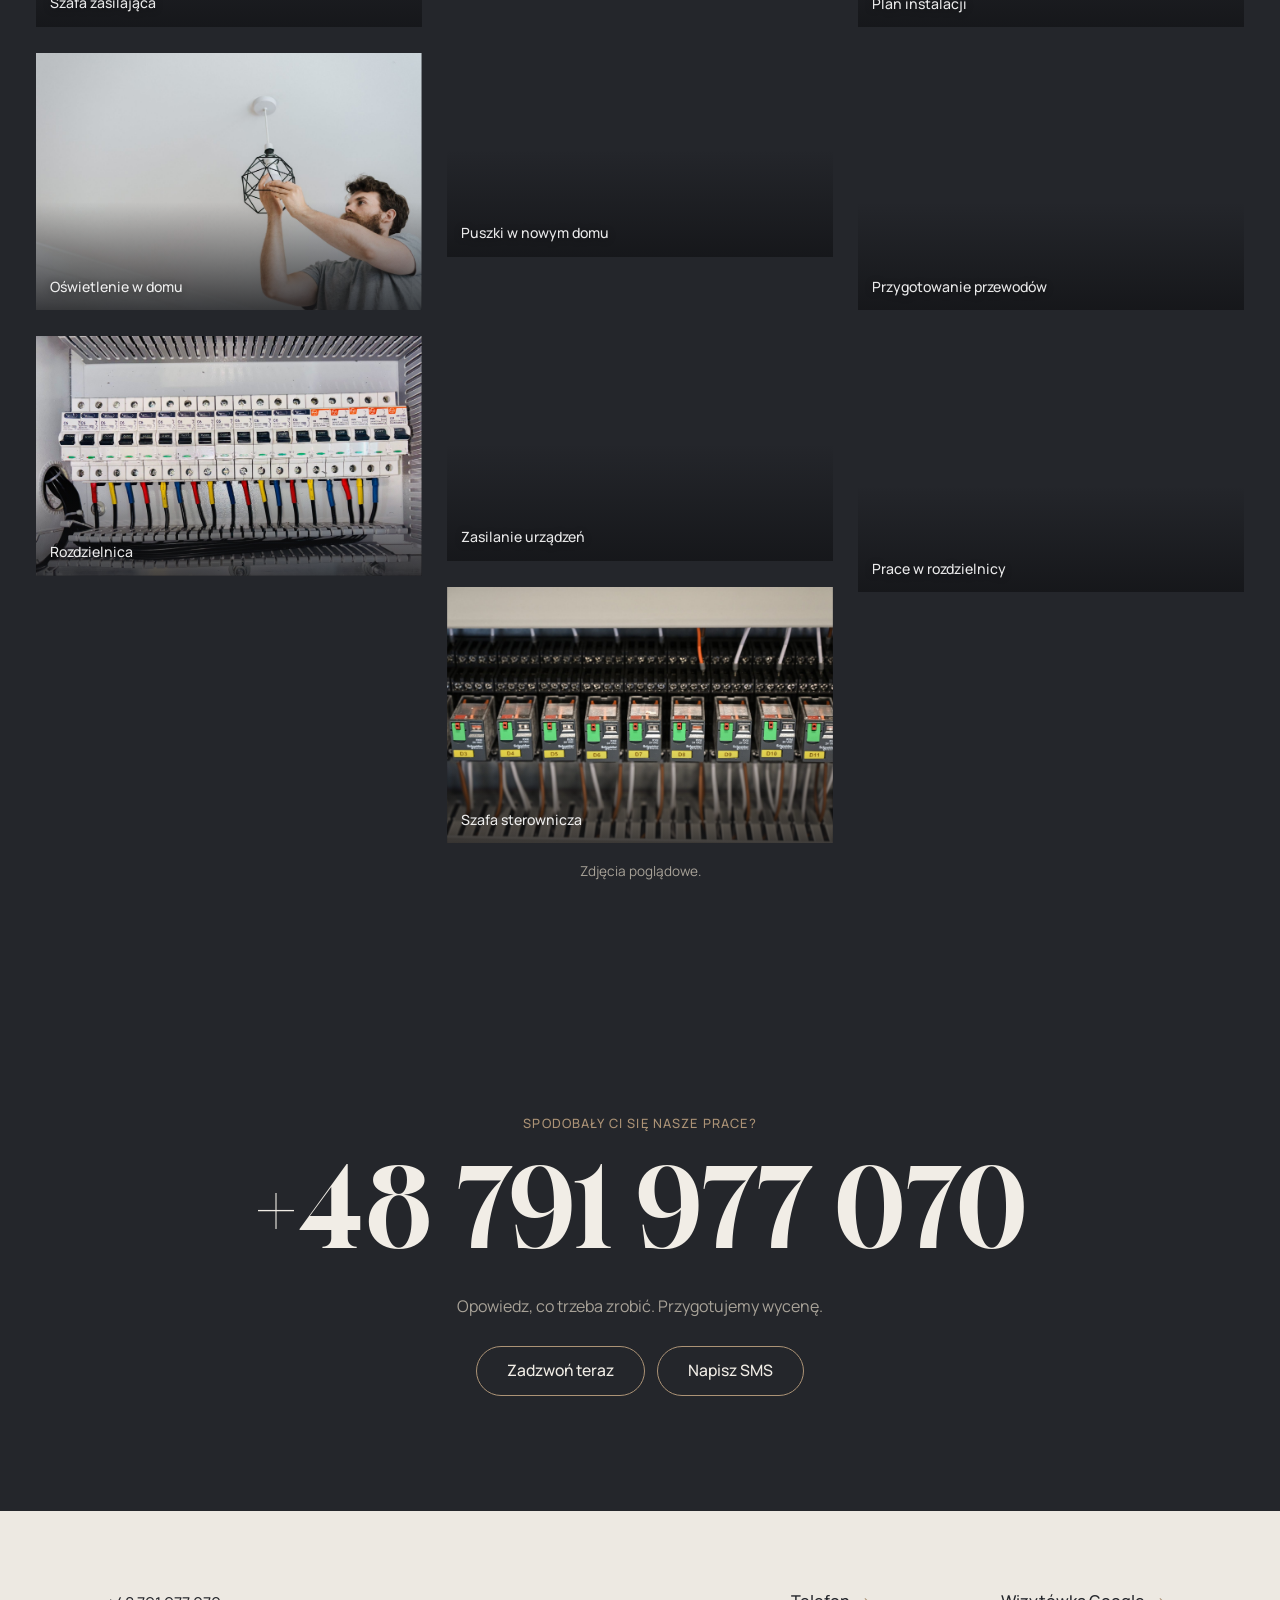
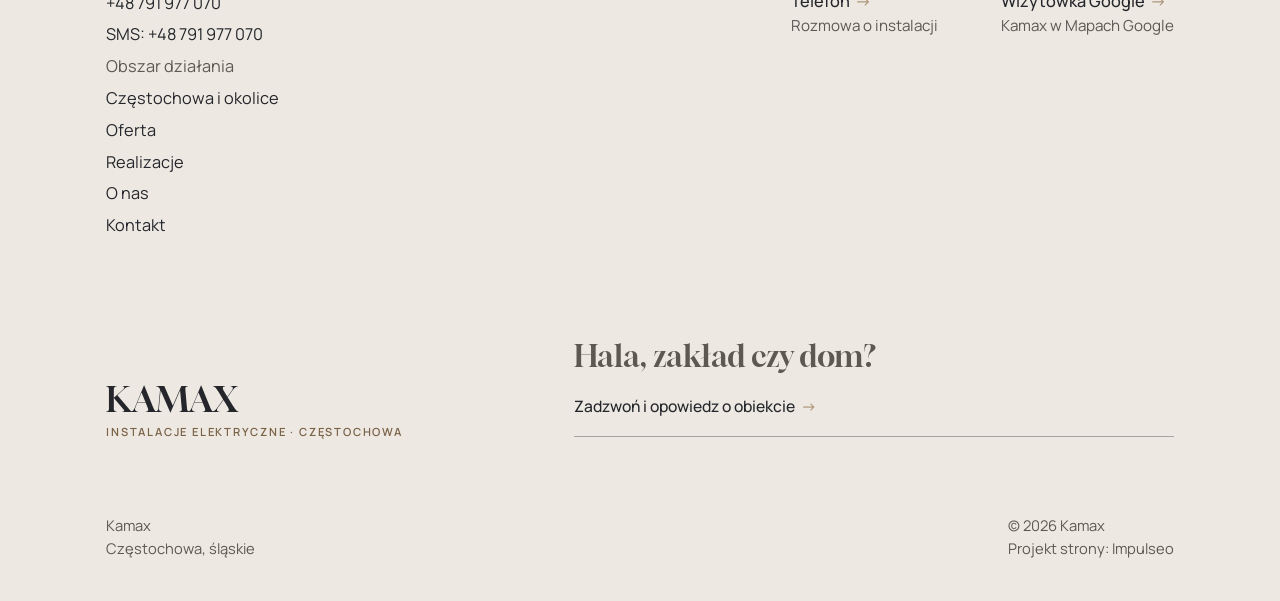
<file: realizacje.html>
<!DOCTYPE html>
<html lang="pl">
<head>
<meta charset="UTF-8">
<meta name="theme-color" content="#EDE9E2">
<meta name="theme-color" content="#EDE9E2">
<meta name="theme-color" content="#EDE9E2">
<meta name="theme-color" content="#EDE9E2">
<meta name="viewport" content="width=device-width, initial-scale=1.0">
<title>Realizacje - Kamax</title>
<meta name="description" content="Realizacje Kamax: instalacje elektryczne w halach, obiektach przemysłowych i domach jednorodzinnych.">
<link rel="canonical" href="https://kris20032.github.io/kamax/realizacje.html">
<meta name="robots" content="noindex, nofollow">
<meta property="og:type" content="website">
<meta property="og:locale" content="pl_PL">
<meta property="og:site_name" content="Kamax">
<meta property="og:title" content="Realizacje - Kamax">
<meta property="og:description" content="Realizacje Kamax: instalacje elektryczne w halach, obiektach przemysłowych i domach jednorodzinnych.">
<meta property="og:url" content="https://kris20032.github.io/kamax/realizacje.html">
<meta property="og:image" content="https://kris20032.github.io/kamax/img/og.jpg">
<meta property="og:image:width" content="1200">
<meta property="og:image:height" content="630">
<meta name="twitter:card" content="summary_large_image">
<link rel="preconnect" href="https://fonts.googleapis.com">
<link rel="preconnect" href="https://fonts.gstatic.com" crossorigin>
<link href="https://fonts.googleapis.com/css2?family=Gloock&family=Manrope:wght@300;400;500;600;700&display=swap" rel="stylesheet">
<link rel="stylesheet" href="assets/styles.css?v=20261105e">
</head>
<body>

<header class="nav">
  <div class="nav-inner">
    <a class="brand" href="index.html" aria-label="Kamax - strona główna"><span class="name">KAMAX</span><span class="tag">Instalacje elektryczne · Częstochowa</span></a>
    <button class="nav-toggle" aria-label="Menu" aria-controls="menu"><span></span><span></span></button>
    <a class="nav-phone" href="tel:+48791977070">+48 791 977 070 <span class="arr">→</span></a>
  </div>
  <nav class="nav-links" id="menu" aria-label="Menu główne">
    <div class="menu-inner">
      <div class="menu-top"><span class="name">KAMAX</span><span></span><a class="btn" href="tel:+48791977070">+48 791 977 070</a></div>
      <div class="menu-cols">
        <ul class="menu-main">
          <li><a href="index.html">Start</a></li>
          <li><a href="oferta.html">Oferta</a></li>
          <li><a href="realizacje.html">Realizacje</a></li>
          <li><a href="o-nas.html">O&nbsp;nas</a></li>
          <li><a href="kontakt.html">Kontakt</a></li>
        </ul>
        <div class="menu-col"><p class="menu-ttl">Co robimy</p><ul><li><a href="oferta.html#hale">Instalacje w&nbsp;halach</a></li><li><a href="oferta.html#przemysl">Obiekty przemysłowe</a></li><li><a href="oferta.html#oswietlenie">Oświetlenie hal i&nbsp;placów</a></li><li><a href="oferta.html#rozdzielnice">Rozdzielnice i&nbsp;zasilanie</a></li><li><a href="oferta.html#domy">Domy jednorodzinne</a></li><li><a href="oferta.html#modernizacje">Rozbudowy i&nbsp;modernizacje</a></li></ul></div>
        <div class="menu-col"><p class="menu-ttl">Kontakt</p><ul>
          <li><a href="tel:+48791977070">+48 791 977 070</a></li>
          <li><a href="sms:+48791977070">Napisz SMS</a></li>
          <li class="muted">Częstochowa i&nbsp;okolice</li>
        </ul></div>
      </div>
    </div>
  </nav>
</header>

<main>
<section class="banner banner--sub banner--r">
  <div class="banner__content">
    <span class="sub">Realizacje</span>
    <h1>Nasze prace</h1>
    <p class="banner__txt">Instalacje w&nbsp;halach, zakładach i&nbsp;domach jednorodzinnych. Takie prace robimy w&nbsp;Częstochowie i&nbsp;okolicach.</p>
    <div class="btns"><a class="btn" href="kontakt.html">Zapytaj o&nbsp;wycenę</a></div>
  </div>
  <figure class="hero-img banner__img"><img src="img/g1.jpg" alt="Hala z liniowym oświetleniem pod dachem" fetchpriority="high" width="1880" height="1253"></figure>
</section>

<section class="bg-ink pv">
  <h2 class="huge reveal">Realizacje</h2>
  <div class="wrap-s mt-m">
    <div class="masonry"><figure class="tile"><img src="img/g2.jpg" alt="Hala magazynowa" decoding="async" width="1880" height="1253"><figcaption class="cap">Hala magazynowa</figcaption></figure><figure class="tile"><img src="img/g4.jpg" alt="Szafa zasilająca" decoding="async" width="1880" height="1253"><figcaption class="cap">Szafa zasilająca</figcaption></figure><figure class="tile"><img src="img/g8.jpg" alt="Oświetlenie w domu" decoding="async" width="1880" height="1255"><figcaption class="cap">Oświetlenie w domu</figcaption></figure><figure class="tile"><img src="img/g3.jpg" alt="Rozdzielnica" decoding="async" width="1880" height="1170"><figcaption class="cap">Rozdzielnica</figcaption></figure><figure class="tile"><img src="img/g13.jpg" alt="Oświetlenie hali" decoding="async" width="1880" height="1255"><figcaption class="cap">Oświetlenie hali</figcaption></figure><figure class="tile"><img src="img/g5.jpg" alt="Sprawdzanie instalacji" decoding="async" width="1880" height="992"><figcaption class="cap">Sprawdzanie instalacji</figcaption></figure><figure class="tile"><img src="img/g9.jpg" alt="Puszki w nowym domu" decoding="async" width="1880" height="1255"><figcaption class="cap">Puszki w nowym domu</figcaption></figure><figure class="tile"><img src="img/g6.jpg" alt="Zasilanie urządzeń" decoding="async" width="1880" height="1357"><figcaption class="cap">Zasilanie urządzeń</figcaption></figure><figure class="tile"><img src="img/g7.jpg" alt="Szafa sterownicza" decoding="async" width="1880" height="1251"><figcaption class="cap">Szafa sterownicza</figcaption></figure><figure class="tile"><img src="img/g10.jpg" alt="Gniazdo i włącznik" decoding="async" width="1880" height="1255"><figcaption class="cap">Gniazdo i włącznik</figcaption></figure><figure class="tile"><img src="img/g12.jpg" alt="Plan instalacji" decoding="async" width="1880" height="1253"><figcaption class="cap">Plan instalacji</figcaption></figure><figure class="tile"><img src="img/g11.jpg" alt="Przygotowanie przewodów" decoding="async" width="1880" height="1253"><figcaption class="cap">Przygotowanie przewodów</figcaption></figure><figure class="tile"><img src="img/hero.jpg" alt="Prace w rozdzielnicy" decoding="async" width="1880" height="1251"><figcaption class="cap">Prace w rozdzielnicy</figcaption></figure></div>
    <p class="note">Zdjęcia poglądowe.</p>
  </div>
</section>

<section class="bg-ink pv call cta">
  <div class="wrap reveal">
    <span class="sub">Spodobały Ci się nasze prace?</span>
    <a class="phone-big" href="tel:+48791977070">+48 791 977 070</a>
    <p class="lead">Opowiedz, co trzeba zrobić. Przygotujemy wycenę.</p>
    <div class="btns"><a class="btn" href="tel:+48791977070">Zadzwoń teraz</a><a class="btn" href="sms:+48791977070">Napisz SMS</a></div>
  </div>
</section>
</main>

<footer>
  <div class="wrap">
    <div class="foot-top">
      <div class="foot-list">
        <a href="tel:+48791977070">+48 791 977 070</a>
        <a href="sms:+48791977070">SMS: +48 791 977 070</a>
        <span class="muted">Obszar działania</span>
        <span>Częstochowa i&nbsp;okolice</span>
        <a href="oferta.html">Oferta</a>
        <a href="realizacje.html">Realizacje</a>
        <a href="o-nas.html">O&nbsp;nas</a>
        <a href="kontakt.html">Kontakt</a>
      </div>
      <div class="foot-side">
        <div><a class="lnk" href="tel:+48791977070">Telefon <span class="arr">→</span></a><span class="foot-note">Rozmowa o&nbsp;instalacji</span></div>
        <div><a class="lnk soc-g" href="https://www.google.com/maps/place/Kamax/data=!4m2!3m1!1s0xa31e9bbe7ba546d1:0x5132e5cb5c3500d8" target="_blank" rel="noopener" aria-label="Google - Kamax">Wizytówka Google <span class="arr">→</span></a><span class="foot-note">Kamax w&nbsp;Mapach Google</span></div>
      </div>
    </div>
    <div class="foot-mid">
      <div class="name">KAMAX<small>Instalacje elektryczne · Częstochowa</small></div>
      <div class="foot-cta">
        <span class="big">Hala, zakład czy dom?</span>
        <a class="lnk" href="tel:+48791977070">Zadzwoń i&nbsp;opowiedz o&nbsp;obiekcie <span class="arr">→</span></a>
      </div>
    </div>
    <div class="foot-bot">
      <span>Kamax<br>Częstochowa, śląskie</span>
      <span>© 2026 Kamax<br>Projekt strony: <a class="foot-credit" href="https://impulseo.pl" target="_blank" rel="noopener">Impulseo</a></span>
    </div>
  </div>
</footer>
<div class="sticky-call"><a class="sc-call" href="tel:+48791977070"><svg class="ico-tel" width="16" height="16" viewBox="0 0 24 24" fill="none" aria-hidden="true"><path d="M6.6 10.8a15.5 15.5 0 0 0 6.6 6.6l2.2-2.2a1 1 0 0 1 1-.24 11.4 11.4 0 0 0 3.6.58 1 1 0 0 1 1 1V20a1 1 0 0 1-1 1A17 17 0 0 1 3 4a1 1 0 0 1 1-1h3.5a1 1 0 0 1 1 1c0 1.25.2 2.46.58 3.6a1 1 0 0 1-.25 1l-2.23 2.2Z" fill="currentColor"/></svg> Zadzwoń</a><a class="sc-quote" href="sms:+48791977070">SMS</a></div>
<div class="demo-wazne" data-do="2026-11-10" data-cykl="3" hidden><svg class="dw-ico" width="13" height="13" viewBox="0 0 24 24" fill="none" aria-hidden="true"><circle cx="12" cy="12" r="8.6" stroke="currentColor" stroke-width="1.8"/><path d="M12 7.2V12l3.3 2" stroke="currentColor" stroke-width="1.8" stroke-linecap="round"/></svg><span class="dw-txt"></span></div>

<script src="assets/main.js?v=20261105e"></script>
</body>
</html>
</file>
<file: assets/styles.css>
/* ============================================================
   KAMAX - układ wg wzoru klienta (klindworthroofing.com), 04.11.2026
   Beż + grafit + brąz, szeryfowe wersaliki, hero ze zdjęciem w ukośnym
   kadrze, ogromne napisy sekcji, karuzela usług, pełnoekranowe zdjęcie.
   ============================================================ */
:root{
  --paper:#EDE9E2;--paper-2:#E3DDD3;--ink:#24262B;--ink-2:#2D3036;
  --accent:#AC9376;--accent-d:#7A6247;--accent-soft:rgba(172,147,118,.14);
  --light:#F1EDE6;--faded:#A8A298;--muted:#5C5852;--line:rgba(36,38,43,.16);--line-l:rgba(241,237,230,.16);
  --serif:"Gloock",Georgia,"Times New Roman",serif;
  --sans:"Manrope",Arial,sans-serif;
  --ease:cubic-bezier(.2,.7,.2,1);--dur:.6s;
  --nav-h:84px;--pad:clamp(20px,8.3vw,120px);--pad-s:clamp(16px,2.8vw,40px);
  --r-sm:999px;--space-5:20px;
  --img-dur:1.4s;--img-ease:cubic-bezier(.2,.7,.2,1);--img-zoom:1.05;--img-rest:none;--img-hot:none;
}
*,*::before,*::after{box-sizing:border-box}
html{-webkit-text-size-adjust:100%;scroll-behavior:smooth}
html.menu-open{overflow:hidden}
body{margin:0;font-family:var(--sans);font-size:16px;line-height:1.6;color:var(--ink);background:var(--paper);
  -webkit-font-smoothing:antialiased;text-rendering:optimizeLegibility}
img{display:block;max-width:100%;height:auto}
a{color:inherit;text-decoration:none}
h1,h2,h3,h4{font-family:var(--serif);font-weight:400;margin:0;line-height:1.08;letter-spacing:0}
p{margin:0}
ul,ol{margin:0;padding:0;list-style:none}
button{font:inherit;color:inherit}
:focus-visible{outline:2px solid var(--accent);outline-offset:3px}

.bg-paper{background:var(--paper);color:var(--ink)}
.bg-ink{background:var(--ink);color:var(--light)}
.wrap{width:100%;max-width:1440px;margin:0 auto;padding-inline:var(--pad)}
.wrap-s{width:100%;max-width:1440px;margin:0 auto;padding-inline:var(--pad-s)}
.pv{padding-block:clamp(72px,9vw,140px)}

.sub{display:block;font-size:.8rem;letter-spacing:.09em;text-transform:uppercase;color:var(--accent-d);font-weight:500}
.bg-ink .sub{color:var(--accent)}
.arr{display:inline-block;margin-left:.35em;transition:transform .4s var(--ease)}
.lnk{display:inline-flex;align-items:center;font-size:.98rem;font-weight:500}
.lnk .arr{color:var(--accent)}
.lnk:hover .arr{transform:translateX(4px)}
.foot-note{display:block;color:var(--faded);font-size:.95rem;margin-top:2px}
.bg-paper .foot-note,footer .foot-note{color:var(--muted)}

/* ---------- przyciski: pigułka z obwódką jak we wzorze ---------- */
.btn{display:inline-flex;align-items:center;justify-content:center;gap:.4em;min-height:50px;padding:12px 30px;border-radius:999px;
  border:1px solid var(--accent);background:transparent;color:inherit;font-size:.98rem;font-weight:500;line-height:1.2;
  cursor:pointer;white-space:nowrap}
.btn:hover{background:var(--accent-d);border-color:var(--accent-d);color:#fff}
.btns{display:flex;flex-wrap:wrap;gap:12px}

/* ============================ NAWIGACJA ============================ */
.nav{position:fixed;top:0;left:0;right:0;z-index:100;height:0}
.nav-inner{display:grid;grid-template-columns:1fr auto 1fr;align-items:center;gap:16px;height:var(--nav-h);
  padding-inline:var(--pad-s);color:var(--ink);transition:transform .45s var(--ease),background .45s var(--ease),box-shadow .45s var(--ease)}
.nav.nav-solid .nav-inner{background:rgba(237,233,226,.94);-webkit-backdrop-filter:blur(10px);backdrop-filter:blur(10px);box-shadow:0 1px 0 var(--line)}
.nav.nav-hidden .nav-inner{transform:translateY(-110%)}
html.menu-open .nav .nav-inner{transform:none;background:transparent;box-shadow:none}
.brand{justify-self:start;display:inline-flex;flex-direction:column;line-height:1}
.brand .name{font-family:var(--serif);font-size:1.75rem;letter-spacing:.02em}
.brand .tag{font-size:.66rem;letter-spacing:.16em;text-transform:uppercase;color:var(--accent-d);margin-top:5px;font-weight:600}
.nav-toggle{position:relative;z-index:130;justify-self:center;width:70px;height:30px;border-radius:999px;border:0;background:#fff;
  cursor:pointer;display:flex;flex-direction:column;align-items:center;justify-content:center;gap:5px;box-shadow:0 2px 10px rgba(36,38,43,.06)}
.nav-toggle span{display:block;width:16px;height:1.5px;background:var(--ink);transition:transform .4s var(--ease)}
.nav-toggle[aria-expanded="true"] span:first-child{transform:translateY(3.25px) rotate(45deg)}
.nav-toggle[aria-expanded="true"] span:last-child{transform:translateY(-3.25px) rotate(-45deg)}
.nav-phone{justify-self:end;font-size:.98rem;font-weight:600;white-space:nowrap;padding:9px 18px;border-radius:999px;background:rgba(237,233,226,.92)}
.nav-phone .arr{color:var(--accent-d)}
.nav-phone:hover .arr{transform:translateX(4px)}

/* menu na pełny ekran (jak we wzorze) */
.nav-links{position:fixed;inset:0;z-index:120;background:var(--ink);color:var(--light);overflow-y:auto;
  opacity:0;visibility:hidden;transition:opacity .5s var(--ease),visibility .5s}
.nav-links.open{opacity:1;visibility:visible}
.menu-inner{min-height:100%;display:flex;flex-direction:column;padding:0 var(--pad-s) 40px}
.menu-top{display:grid;grid-template-columns:1fr auto 1fr;align-items:center;height:var(--nav-h)}
.menu-top .name{font-family:var(--serif);font-size:1.75rem;letter-spacing:.02em}
.menu-top .btn{justify-self:end;min-height:42px;padding:8px 22px;font-size:.92rem}
.menu-cols{flex:1;display:grid;grid-template-columns:2fr 1fr 1fr;gap:40px;padding:clamp(40px,7vh,90px) clamp(0px,5vw,80px) 40px}
.menu-main a{display:block;font-family:var(--serif);font-size:clamp(2.4rem,5vw,4.2rem);line-height:1.12;transition:color .4s var(--ease)}
.menu-main a:hover{color:var(--accent)}
.menu-ttl{color:var(--accent);font-size:.8rem;letter-spacing:.09em;text-transform:uppercase;margin-bottom:16px}
.menu-col a,.menu-col li{display:block;font-size:1.05rem;line-height:1.9;color:var(--light)}
.menu-col a:hover{color:var(--accent)}
.menu-col .muted{color:var(--faded)}

/* ============================ HERO / NAGŁÓWEK PODSTRONY ============================ */
.banner{position:relative;background:var(--paper);color:var(--ink);overflow:hidden;
  min-height:min(100svh,1000px);display:flex;align-items:center}
.banner__content{position:relative;z-index:2;width:50%;padding:calc(var(--nav-h) + 40px) 0 70px var(--pad)}
.banner__content .sub{margin-bottom:18px}
.banner h1{font-size:clamp(2.5rem,min(5vw,9.2svh),5rem);text-transform:uppercase;line-height:1.02;max-width:11ch}
.banner__txt{margin-top:22px;max-width:44ch;font-size:1.06rem;line-height:1.6;color:#3A3C41}
.banner .btns{margin-top:min(34px,4svh)}
.banner__img{position:absolute;top:0;right:0;bottom:0;width:51%;margin:0;z-index:1;
  clip-path:polygon(25% 0,100% 0,100% 100%,22% 100%,0 64%)}
.banner__img img{width:100%;height:100%;object-fit:cover}
.banner__img::before,.banner__img::after{content:"";position:absolute;z-index:2;background:var(--paper);
  width:7.5%;height:160%;top:-30%;left:56%;transform:rotate(36deg);transform-origin:center}
.banner__img::after{transform:rotate(-36deg);left:58%}
.banner--sub{min-height:min(84svh,820px)}
.banner--sub h1{font-size:clamp(2.4rem,min(4.6vw,8.6svh),4.6rem)}
@media(max-width:900px){
  .banner{flex-direction:column;align-items:stretch;min-height:0}
  .banner__content{width:100%;padding:calc(var(--nav-h) + 24px) var(--pad) 40px}
  .banner h1{max-width:none}
  .banner__img{position:relative;width:100%;height:min(78vw,520px);clip-path:polygon(0 18%,30% 0,100% 0,100% 100%,0 100%)}
  .banner__img::before,.banner__img::after{width:9%}
  .banner--sub .banner__img{height:min(92vw,560px)}
  .banner--r .banner__img{height:min(100vw,580px)}
}

/* ============================ „CO ROBIMY” (pionowy podpis + duży tekst) ============================ */
.intro{display:grid;grid-template-columns:minmax(120px,1fr) 3fr;gap:40px;align-items:start}
.intro .vlabel{justify-self:center;writing-mode:vertical-rl;transform:rotate(180deg);margin-top:6px}
.intro__txt{font-size:clamp(1.25rem,1rem + 1vw,1.75rem);line-height:1.48;max-width:36ch;font-weight:300}
.intro__txt + .intro__txt{margin-top:1em}
@media(max-width:760px){.intro{grid-template-columns:1fr;gap:16px}.intro .vlabel{writing-mode:horizontal-tb;transform:none;justify-self:start}}

/* dwa kafle: duży i mały */
.duo{display:grid;grid-template-columns:7fr 4fr;gap:clamp(24px,9vw,130px);align-items:start;margin-top:clamp(56px,7vw,100px)}
.duo__item figure{margin:0;overflow:hidden}
.duo__item img{width:100%;aspect-ratio:3/2;object-fit:cover;transition:transform 1.4s var(--ease)}
.duo__item:hover img{transform:scale(1.05)}
.duo__item:last-child{margin-top:0}
.duo__cap{margin-top:16px}
@media(max-width:760px){.duo{grid-template-columns:1fr}}

/* ============================ OGROMNY NAPIS SEKCJI ============================ */
.huge{font-family:var(--serif);text-transform:uppercase;text-align:center;color:var(--light);line-height:.9;
  font-size:clamp(3.2rem,13.2vw,15rem);letter-spacing:.005em;white-space:nowrap;margin:0}
.huge--fit6{font-size:clamp(4rem,19vw,22rem)}

/* ============================ REALIZACJE - duże karty ============================ */
.projects{display:grid;gap:clamp(28px,3vw,40px);margin-top:clamp(36px,4vw,56px)}
.project{position:relative;display:block;overflow:hidden}
.project img{width:100%;aspect-ratio:16/9.6;max-height:86svh;object-fit:cover;transition:transform 1.4s var(--ease)}
.project:hover img{transform:scale(1.04)}
.project::before{content:"";position:absolute;inset:0 0 auto 0;height:45%;z-index:1;pointer-events:none;
  background:linear-gradient(180deg,rgba(20,21,24,.55),rgba(20,21,24,0))}
.project__title{position:absolute;z-index:2;top:clamp(22px,4vw,56px);left:clamp(20px,6vw,80px);
  font-family:var(--serif);text-transform:uppercase;color:#fff;font-size:clamp(1.9rem,4.6vw,4.4rem);line-height:1}
.project__meta{position:absolute;z-index:2;left:clamp(20px,6vw,80px);top:calc(clamp(22px,4vw,56px) + clamp(1.9rem,4.6vw,4.4rem) + 14px);
  color:rgba(255,255,255,.88);font-size:.95rem;max-width:40ch}
.center{text-align:center}
.mt-m{margin-top:clamp(40px,5vw,64px)}
.note{color:var(--faded);font-size:.85rem;text-align:center;margin-top:18px}
.bg-paper .note{color:var(--muted)}

/* ============================ KARUZELA (usługi i zasady) ============================ */
.sec-head{text-align:center;max-width:760px;margin:0 auto clamp(36px,4vw,56px)}
.sec-head h2{font-size:clamp(1.8rem,1.2rem + 1.8vw,2.6rem);line-height:1.18;margin-top:12px}
.sec-head p{margin-top:14px;color:var(--muted)}
.bg-ink .sec-head p{color:var(--faded)}
.rail{position:relative}
.rail{--cnt:calc(min(100vw,1440px) - 2 * var(--pad));--cw:calc(var(--cnt) * .403);--gap:calc(var(--cnt) * .11)}
.rail-track{display:grid;grid-auto-flow:column;grid-auto-columns:var(--cw);
  gap:var(--gap);overflow-x:auto;scroll-snap-type:x mandatory;scrollbar-width:none;-ms-overflow-style:none;
  padding-right:calc(var(--pad) + 60px)}
.rail-track::-webkit-scrollbar{display:none}
.rail-item{scroll-snap-align:start;min-width:0}
.rail-item figure{margin:0;overflow:hidden}
.rail-item img{width:100%;aspect-ratio:659/382;object-fit:cover;transition:transform 1.4s var(--ease)}
.rail-item:hover img{transform:scale(1.05)}
.rail-item .lnk{margin-top:18px}
.rail-item p{margin-top:6px;color:var(--muted);font-size:.95rem;line-height:1.65;max-width:46ch}
.rail-nav{position:absolute;top:0;left:calc((100% - min(100%,1440px)) / 2 + var(--pad) + 2 * var(--cw) + 1.5 * var(--gap) - 23px);display:flex;flex-direction:column;gap:12px;z-index:3}
.rail-btn{width:46px;height:46px;border-radius:50%;border:1px solid var(--accent);background:var(--paper);cursor:pointer;
  display:flex;align-items:center;justify-content:center;font-size:1rem;color:var(--ink);transition:background .5s var(--ease),color .5s var(--ease)}
.rail-btn:hover{background:var(--accent-d);color:#fff}
.rail-btn[disabled]{opacity:.45;cursor:default}
.rail-bar{height:1px;background:var(--line);margin:clamp(32px,4vw,48px) var(--pad) 0;position:relative}
.rail-bar i{position:absolute;left:0;top:-.5px;height:2px;background:var(--ink);width:30%;transition:left .3s linear,width .3s linear}
@media(max-width:900px){
  .rail{--cw:82%;--gap:20px}
  .rail-track{padding-right:var(--pad-s)}
  .rail-nav,.zasady .rail-nav{position:static;flex-direction:row;justify-content:flex-end;margin:0 var(--pad-s) 18px}
}

/* ============================ ZDJĘCIE NA PEŁNY EKRAN (okno na nieruchome zdjęcie) ============================
   clip-path na sekcji + dziecko position:fixed = zdjęcie stoi, strona przesuwa się nad nim (działa też na iPhonie). */
.stopklatka{position:relative;height:min(100svh,920px);overflow:hidden;clip-path:inset(0);background:var(--ink);margin:0}
.stopklatka .stk-bg{position:fixed;inset:0;background-size:cover;background-position:center;will-change:transform}
.stopklatka::after{content:"";position:absolute;inset:auto 0 0 0;height:30%;z-index:1;background:linear-gradient(0deg,var(--ink),rgba(36,38,43,0))}
@media (max-width:700px){.stopklatka{height:60svh}}
@supports not (clip-path: inset(0)){.stopklatka .stk-bg{position:absolute}}

/* ============================ ZASADY (zamiast opinii - bez zmyślonych cytatów) ============================ */
.zasady .rail{--cw:var(--cnt);--gap:40px}
.zasady .rail-track{grid-auto-columns:100%;padding-right:0}
.zasada{display:grid;grid-template-columns:5fr 4fr;gap:clamp(28px,7vw,110px);align-items:start;padding-right:clamp(0px,7vw,110px)}
.zasada blockquote{margin:0;font-family:var(--serif);font-size:clamp(1.5rem,1.1rem + 1.4vw,2.2rem);line-height:1.3;color:var(--light);max-width:20ch}
.zasada .foot-note{margin-top:22px}
.zasada figure{margin:0;overflow:hidden}
.zasada img{width:100%;aspect-ratio:659/760;object-fit:cover}
.zasady .rail-nav{left:auto;right:calc((100% - min(100%,1440px)) / 2 + var(--pad))}
.zasady .rail-btn{background:transparent;color:var(--light)}
.zasady .rail-btn:hover{color:#fff}
.zasady .huge{margin-top:clamp(-22px,-1.4vw,-10px);position:relative;z-index:2}
@media(max-width:900px){.zasada{grid-template-columns:1fr;padding-right:0}.zasada img{aspect-ratio:4/3}}

/* pasek kroków (w miejscu logotypów wzoru) */
.steps{display:grid;grid-template-columns:repeat(4,1fr);gap:28px;margin-top:clamp(56px,7vw,100px);text-align:center}
.steps li{display:flex;flex-direction:column;align-items:center;gap:10px}
.steps .no{font-family:var(--serif);font-size:2rem;color:var(--accent);line-height:1}
.steps .lab{font-size:.95rem;color:var(--light)}
.steps .desc{font-size:.88rem;color:var(--faded);max-width:26ch;line-height:1.55}
.steps .lab-serif{font-family:var(--serif);font-size:1.35rem;line-height:1.2}
.steps--promise li{padding-top:22px;border-top:1px solid var(--line-l)}
@media(max-width:760px){.steps{grid-template-columns:1fr 1fr;row-gap:36px}}

/* ============================ ZADZWOŃ (duży telefon) ============================ */
.call{text-align:center}
.call .phone-big{display:block;font-family:var(--serif);font-size:clamp(2.6rem,8.5vw,7.2rem);line-height:1.05;margin:16px 0 30px;white-space:nowrap}
.call .phone-big:hover{color:var(--accent)}
.call .btns{justify-content:center}
.call p.lead{color:var(--faded);max-width:48ch;margin:0 auto 26px}

/* ============================ OFERTA - wiersze ============================ */
.svc-rows{display:grid;gap:clamp(64px,8vw,120px)}
.svc-row{display:grid;grid-template-columns:7fr 5fr;gap:clamp(28px,6vw,90px);align-items:center;scroll-margin-top:110px}
.svc-row:nth-child(even) figure{order:2}
.svc-row figure{margin:0;overflow:hidden}
.svc-row img{width:100%;aspect-ratio:3/2;object-fit:cover;transition:transform 1.4s var(--ease)}
.svc-row:hover img{transform:scale(1.04)}
.svc-row .no{font-family:var(--serif);color:var(--accent);font-size:1.4rem}
.svc-row h2{font-size:clamp(1.9rem,1.3rem + 1.9vw,3rem);text-transform:uppercase;margin:10px 0 18px;line-height:1.05}
.svc-row p{color:#CFCAC1;line-height:1.75;max-width:52ch}
.svc-row .lnk{margin-top:24px}
@media(max-width:860px){.svc-row{grid-template-columns:1fr}.svc-row:nth-child(even) figure{order:0}}

/* ============================ REALIZACJE - galeria ============================ */
.masonry{columns:3 300px;column-gap:clamp(14px,2vw,28px)}
.masonry .tile{break-inside:avoid;margin:0 0 clamp(14px,2vw,28px);overflow:hidden;position:relative}
.masonry .tile img{width:100%;height:auto;transition:transform var(--img-dur) var(--img-ease),filter var(--img-dur) var(--img-ease)}
.masonry .tile:hover img{transform:scale(var(--img-zoom))}
.masonry .tile::after{content:"";position:absolute;inset:auto 0 0 0;height:42%;pointer-events:none;background:linear-gradient(0deg,rgba(18,19,22,.78),rgba(18,19,22,0))}
.masonry .cap{position:absolute;z-index:1;left:14px;bottom:12px;color:#fff;font-size:.88rem;font-weight:500;text-shadow:0 1px 8px rgba(0,0,0,.55)}

/* ============================ O NAS ============================ */
.split{display:grid;grid-template-columns:5fr 6fr;gap:clamp(28px,7vw,110px);align-items:center}
.split figure{margin:0;overflow:hidden}
.split img{width:100%;aspect-ratio:4/5;object-fit:cover}
.split h2{font-size:clamp(1.9rem,1.3rem + 1.9vw,3rem);text-transform:uppercase;line-height:1.05;margin:12px 0 22px}
.split p{line-height:1.75;max-width:52ch}
.split p + p{margin-top:1em}
.bg-ink .split p{color:#CFCAC1}
.bg-paper .split p{color:#3A3C41}
@media(max-width:860px){.split{grid-template-columns:1fr}.split img{aspect-ratio:4/3}}

/* ============================ KONTAKT ============================ */
.contact-grid{display:grid;grid-template-columns:repeat(3,1fr);gap:clamp(24px,4vw,56px)}
.c-card{border-top:1px solid var(--line-l);padding-top:26px}
.c-card .val{display:block;font-family:var(--serif);font-size:clamp(1.5rem,1.1rem + 1.2vw,2.1rem);line-height:1.2;margin:12px 0 10px;color:var(--light)}
.c-card a.val:hover{color:var(--accent)}
.c-card p{color:var(--faded);font-size:.95rem}
.map{margin-top:clamp(48px,6vw,80px)}
.map iframe{width:100%;height:clamp(300px,42vh,460px);border:0;display:block;filter:grayscale(.85) contrast(1.02)}
@media(max-width:860px){.contact-grid{grid-template-columns:1fr}}
.faq{max-width:900px;margin:0 auto}
.qa{border-top:1px solid var(--line)}
.qa:last-child{border-bottom:1px solid var(--line)}
.qa summary{list-style:none;cursor:pointer;display:flex;justify-content:space-between;align-items:center;gap:20px;
  padding:24px 0;font-family:var(--serif);font-size:clamp(1.2rem,1rem + .6vw,1.5rem)}
.qa summary::-webkit-details-marker{display:none}
.qa summary::after{content:"+";font-family:var(--sans);font-size:1.4rem;color:var(--accent-d);transition:transform .4s var(--ease)}
.qa[open] summary::after{transform:rotate(45deg)}
.qa p{padding:0 0 24px;color:#3A3C41;max-width:min(100%,58ch);line-height:1.7}

/* ============================ STOPKA (beżowa jak we wzorze) ============================ */
footer{background:var(--paper);color:var(--ink);padding:clamp(56px,6vw,80px) 0 40px}
.foot-top{display:grid;grid-template-columns:1fr auto;gap:40px}
.foot-list a,.foot-list span{display:block;line-height:1.95;font-size:1.02rem}
.foot-list a:hover{color:var(--accent-d)}
.foot-list .muted{color:var(--muted)}
.foot-side{display:grid;grid-template-columns:repeat(2,minmax(150px,auto));gap:20px 60px;align-content:start}
.foot-side .lnk{font-size:1.02rem}
.foot-side .foot-note{margin-top:0}
.foot-mid{display:grid;grid-template-columns:1fr 1.4fr;gap:40px;align-items:end;margin-top:clamp(56px,7vw,90px)}
.foot-mid .name{font-family:var(--serif);font-size:2.2rem;line-height:1}
.foot-mid .name small{display:block;font-family:var(--sans);font-size:.7rem;letter-spacing:.16em;text-transform:uppercase;color:var(--accent-d);margin-top:8px;font-weight:600}
.foot-cta{border-bottom:1px solid rgba(36,38,43,.35);padding-bottom:16px}
.foot-cta .big{font-family:var(--serif);font-size:clamp(1.5rem,1.1rem + 1vw,2rem);color:var(--muted);display:block}
.foot-cta .lnk{margin-top:14px}
.foot-bot{display:flex;justify-content:space-between;flex-wrap:wrap;gap:16px;margin-top:clamp(48px,6vw,80px);color:var(--muted);font-size:.92rem;line-height:1.6}
.foot-bot a:hover{color:var(--ink)}
@media(max-width:760px){.foot-top,.foot-mid{grid-template-columns:1fr}.foot-side{grid-template-columns:1fr 1fr}}

/* ============================ odsłanianie przy przewijaniu (tylko gdy JS działa) ============================ */
.mt-on .reveal{opacity:0;transform:translateY(26px);transition-property:opacity,transform;transition-timing-function:var(--ease)}
.mt-on .reveal.in{opacity:1;transform:none}

/* ============================ telefon ============================ */
@media(max-width:760px){
  :root{--nav-h:70px}
  .nav-inner{grid-template-columns:1fr auto}
  .nav-phone{display:none}
  .nav-toggle{justify-self:end}
  .menu-top{grid-template-columns:1fr auto}
  .menu-top .btn{display:none}
  .menu-cols{grid-template-columns:1fr;gap:34px;padding:24px 0 30px}
  .brand .name,.menu-top .name{font-size:1.5rem}
  .call .phone-big{font-size:clamp(2rem,10.5vw,3rem)}
}

/* menu otwarte: pigułka zostaje nad warstwą menu, reszta paska znika pod nią */
.nav-inner{position:relative;z-index:125}
html.menu-open .nav .nav-inner{-webkit-backdrop-filter:none;backdrop-filter:none}
html.menu-open .nav-inner .brand,html.menu-open .nav-inner .nav-phone{visibility:hidden}

/* zdjęcie w oknie pokazujemy dopiero, gdy sekcja jest blisko ekranu (JS) - bez JS stoi zawsze */
html.stk-js .stopklatka:not(.stk-on) .stk-bg{visibility:hidden}


/* === WSPÓLNE WARSTWY SILNIKA DEM (przeniesione 1:1) === */
/* --- licznik ważności DEMA (pomysł K. 09.08) - tylko wersje pokazowe --- */
.demo-wazne{position:fixed;top:calc(var(--nav-h, 64px) + 14px);right:14px;z-index:95;
  display:inline-flex;align-items:center;gap:.45em;
  background:rgba(21,25,28,.82);color:#fff;font-size:.72rem;font-weight:600;letter-spacing:.01em;
  padding:.42em .8em .42em .62em;border-radius:999px;backdrop-filter:saturate(140%) blur(8px);
  border:1px solid rgba(255,255,255,.14);box-shadow:0 10px 24px -14px rgba(0,0,0,.6);
  pointer-events:none;
  /* NIE pokazuje się przy wejściu (K. 09.08) - wjeżdża dopiero po zejściu z hero */
  opacity:0;transform:translateY(-10px);
  transition:opacity .7s var(--ease),transform .7s var(--ease)}
.demo-wazne.is-on{opacity:1;transform:none}
.demo-wazne .dw-ico{flex:none;opacity:.85}
.demo-wazne b{font-weight:700;font-variant-numeric:tabular-nums;color:#FFD9A3}
.demo-wazne .dw-zeg{font-variant-numeric:tabular-nums;font-feature-settings:"tnum";
  opacity:.72;margin-left:.15em;letter-spacing:.01em}
.demo-wazne.is-pilne{background:rgba(150,32,28,.9);border-color:rgba(255,255,255,.2)}
.demo-wazne .dw-pilne{color:#FFE0DE}
@media(max-width:820px){.demo-wazne{top:auto;bottom:70px;right:10px}}

/* --- STICKY-CALL - dolny pasek mobile (najważniejszy konwerter tej rodziny) --- */
.sticky-call{display:none}
@media(max-width:820px){
  .sticky-call{display:grid;grid-template-columns:1fr 1fr;gap:1px;position:fixed;left:0;right:0;bottom:0;z-index:90;
    background:var(--line);box-shadow:0 -6px 20px -10px rgba(0,0,0,.4);padding-bottom:env(safe-area-inset-bottom,0px);transition:transform .25s ease,opacity .25s ease}
  .sticky-call.schowany{transform:translateY(110%);opacity:0;pointer-events:none}
  .sticky-call a{padding:15px 8px;text-align:center;font-weight:700;font-size:.95rem;letter-spacing:.01em}
  .sc-call{background:var(--accent);color:#fff}
  .sc-quote{background:var(--paper);color:var(--ink)}
  body{padding-bottom:calc(64px + env(safe-area-inset-bottom,0px))}
}
.sticky-call .sc-call{background:var(--accent-d);color:#fff}
/* ---------------- 5) POWRÓT NA GÓRĘ ---------------- */
.to-top{
  position:fixed;right:var(--space-5);bottom:var(--space-5);z-index:40;
  width:2.75rem;height:2.75rem;border-radius:var(--r-sm);
  display:flex;align-items:center;justify-content:center;
  background:var(--paper);color:var(--ink);border:1px solid var(--line);
  box-shadow:0 4px 16px rgba(0,0,0,.14);cursor:pointer;
  opacity:0;visibility:hidden;transform:translateY(6px);
  transition:opacity .25s ease,transform .25s ease,visibility .25s;
}
.to-top.show{opacity:1;visibility:visible;transform:translateY(0)}
.to-top svg{width:1.1rem;height:1.1rem}
.to-top:hover{border-color:var(--accent)}
.to-top:focus-visible{outline:2px solid var(--accent);outline-offset:2px}
@media(max-width:820px){.to-top{bottom:84px}}

/* === MOTION LAYER v2 (silnik) === */
/* ============================================================
   MOTION LAYER v2 — warstwa RUCHU wspólna dla wszystkich rodzin (2026-07-26)
   ------------------------------------------------------------
   PO CO: dema były technicznie poprawne, ale statyczne („za mało efektowne",
   K. 26.07). Ta warstwa dokłada to, co dziś odróżnia stronę premium od
   porządnej: maskowane wejście nagłówków, zdjęcia odsłaniane kurtyną + zoom-out,
   parallax sterowany scrollem (CSS scroll-driven, zero JS w pętli scrolla),
   płynne przejścia MIĘDZY podstronami (View Transitions), stagger siatek.

   ZASADY BEZPIECZEŃSTWA (wynikają z realnych wpadek — NIE łamać):
   1. ⛔ ZERO ruchu geometrycznego na `.hero-cine>img` — skalowanie teksturowanej
      bitmapy = shimmer („heroshot się trzęsie", 3x Szymon). Hero rusza się TYLKO
      tekstem i tylko raz. Bramka predeploy tego pilnuje.
   2. Stan początkowy (ukrycie) ustawia ZAWSZE JavaScript przez klasę `.mt-on`
      na <html>. Bez JS / przy błędzie JS strona wygląda dokładnie jak przed tą
      warstwą — nigdy pusty ekran (wpadka Zmalovane 29.06).
   3. Używamy osobnych właściwości `scale:` / `translate:` zamiast `transform:` —
      dzięki temu wejście NIE kasuje istniejących hoverów (które jadą na transform).
   4. Każdy efekt „drogi" (parallax) tylko desktop + tylko gdy przeglądarka umie
      scroll-driven animations. Mobile dostaje sam fade/mask (bateria, jank).
   5. prefers-reduced-motion wyłącza wszystko (blanket w base.css + własne guardy).
   ============================================================ */

:root{
  --mt-ease:cubic-bezier(.16,.84,.44,1);
  --mt-step:70ms;          /* odstęp między kolejnymi elementami siatki */
}

/* ---------- 1) STAGGER — kolejne elementy siatki wchodzą po sobie ----------
   JS ustawia --i (numer w grupie). Podbita specyficzność (:nth-child(n)) bije
   sztywne delaye galerii z base.css, nie ruszając tamtego pliku. */
.reveal{transition-delay:calc(var(--i,0) * var(--mt-step))}
.gallery .reveal:nth-child(n),
.gateways .reveal:nth-child(n),
.svc-grid .reveal:nth-child(n){transition-delay:calc(var(--i,0) * var(--mt-step))}

/* dłuższy, bardziej „aksamitny" dojazd + delikatny zoom-out całej karty */
.mt-on .reveal{transition-duration:1s,1s}

/* ---------- 2) NAGŁÓWKI — wjazd linia po linii zza maski ----------
   JS dzieli tekst na realne linie (po pomiarze) i owija w .mt-line>i.
   Efekt „szuflady": litery wjeżdżają z dołu, obcięte krawędzią linii. */
/* 27.07.2026: zapas .08em był za mały - JS mierzy linie ZANIM doładuje się webfont, więc po
   podmianie fontu tekst rośnie i maska ucina dolną część linii (na telefonie widać było ucięte
   „pomiaru po montaż." nachodzące na akapit). Większy zapas + maska znika po wjeździe,
   bo wtedy nie jest już do niczego potrzebna. */
.mt-lines .mt-line{display:block;overflow:hidden;padding-bottom:.2em;margin-bottom:-.2em}
.mt-lines.mt-in .mt-line{animation:mt-unmask 0s linear 1.4s forwards}
@keyframes mt-unmask{to{overflow:visible}}
.mt-lines .mt-line > i{
  display:block;font-style:inherit;
  translate:0 108%;
  transition:translate 1.05s var(--mt-ease) var(--mt-d,0s);
}
.mt-lines.mt-in .mt-line > i{translate:0 0}

/* wariant awaryjny (nagłówek ma zagnieżdżony markup → nie dzielimy na linie) */
.mt-fade{opacity:0;translate:0 18px;transition:opacity .9s var(--mt-ease) var(--mt-d,0s),translate .9s var(--mt-ease) var(--mt-d,0s)}
.mt-fade.mt-in{opacity:1;translate:0 0}

/* ---------- 3) ZDJĘCIA — odsłanianie „kurtyną" + zoom-out do naturalnej skali ----
   clip-path jedzie od dołu do góry, jednocześnie obraz schodzi z 1.10 do 1.
   Uwaga: `scale:` (nie transform) → hover .tile:hover img{transform:scale(var(--img-zoom))}
   nadal działa i nie kłóci się z wejściem (standard hoveru: base.css, K. 04.08.2026). */
.mt-on .mt-ph > img,
.mt-on .mt-ph > picture > img{
  clip-path:inset(0 0 100% 0);
  scale:1.10;
  transition:clip-path 1.15s var(--mt-ease) var(--mt-d,0s),
             scale 1.6s var(--mt-ease) var(--mt-d,0s),
             /* BEZ tych dwóch linii deklaracja kasowała przejście hovera z base.css
                i powiększenie skakało NATYCHMIAST (znalezione 09.08 przez K. na żywym
                demie: w artefakcie płynnie, na stronie nie - różnicą była ta warstwa). */
             transform var(--img-dur) var(--img-ease),
             filter var(--img-dur) var(--img-ease);
}
.mt-on .mt-ph.in > img,
.mt-on .in .mt-ph > img,
.mt-on .mt-ph.mt-in > img,
.mt-on .mt-ph.in > picture > img,
.mt-on .in .mt-ph > picture > img{clip-path:inset(0 0 0 0);scale:1}

/* ---------- 3b) KIERUNEK KURTYNY — RÓŻNICOWANY (29.07.2026, pomysł K.) ----------
   Było: KAŻDE zdjęcie na stronie odsłaniało się identycznie, z góry w dół. Przy 15 zdjęciach
   ten sam ruch 15 razy czyta się jak szablon.

   Research (Emil Kowalski „The Magic of Clip Path" + praktyka scroll-reveal):
   reveal ma być ODSŁONIĘCIEM treści, nie ozdobą — więc kierunek nie może być losowy.
   Losowanie przy każdym wejściu sprawia, że ta sama sekcja zachowuje się inaczej po powrocie
   i strona robi się nerwowa. Dlatego kierunek wynika Z UKŁADU (deterministycznie):

   • zdjęcie OBOK TEKSTU (split/oferta)  → kurtyna pozioma, jedzie OD STRONY TEKSTU ku zdjęciu:
     oko już tam wędruje, więc ruch kontynuuje czytanie zamiast z nim walczyć;
   • KAFLE W SIATCE  → lustrzanie: lewa kolumna odsłania się od lewej, prawa od prawej,
     środek pionowo. Siatka „otwiera się" na zewnątrz, zamiast 6 razy powtórzyć ten sam gest;
   • pojedyncze zdjęcie w treści → pionowo (zgodnie z kierunkiem przewijania).

   Jedna scena = jeden spójny system, nigdy 4 różne kierunki obok siebie.
   Technicznie: tylko clip-path + scale (kompozytor, bez layoutu), ten sam czas i easing
   co dotąd — zmienia się WYŁĄCZNIE oś. */
.mt-on .mt-ph[data-dir="right"] > img,
.mt-on .mt-ph[data-dir="right"] > picture > img{clip-path:inset(0 100% 0 0)}   /* widać najpierw lewą krawędź */
.mt-on .mt-ph[data-dir="left"] > img,
.mt-on .mt-ph[data-dir="left"] > picture > img{clip-path:inset(0 0 0 100%)}    /* widać najpierw prawą krawędź */
.mt-on .mt-ph[data-dir="up"] > img,
.mt-on .mt-ph[data-dir="up"] > picture > img{clip-path:inset(100% 0 0 0)}      /* wychodzi z dołu do góry */
.mt-on .mt-ph[data-dir] .in > img,
.mt-on .mt-ph[data-dir].in > img,
.mt-on .in .mt-ph[data-dir] > img,
.mt-on .mt-ph[data-dir].mt-in > img,
.mt-on .mt-ph[data-dir].in > picture > img,
.mt-on .in .mt-ph[data-dir] > picture > img{clip-path:inset(0 0 0 0)}
/* dryf skali w OSI kurtyny — obraz „dojeżdża" w tę samą stronę, w którą się odsłania.
   Bez tego pozioma kurtyna przy pionowym zoomie wygląda jak dwa niezgrane ruchy. */
.mt-on .mt-ph[data-dir="right"] > img{transform-origin:left center}
.mt-on .mt-ph[data-dir="left"] > img{transform-origin:right center}
.mt-on .mt-ph[data-dir="up"] > img{transform-origin:center bottom}

/* podpis kafla — delikatnie widoczny od razu, pełny na hover (mniej „martwych" kafli) */
.mt-on .tile .cap{opacity:.001}
.mt-on .tile.in .cap{opacity:.9;translate:0 0;transform:none}
.mt-on .tile.in:hover .cap{opacity:1}

/* ---------- 4) PARALLAX — sterowany scrollem, natywnym CSS (bez JS) ----------
   animation-timeline:view() = przeglądarka sama liczy postęp elementu w oknie.
   Zero listenerów scrolla → zero janku. Desktop only, tylko gdy wspierane. */
@supports (animation-timeline: view()){
  @media (prefers-reduced-motion:no-preference) and (min-width:900px){
    /* 🔴 NAZWANA OŚ JEST KONIECZNA (zmierzone 22.08.2026 na demie meble-wieczorek).
       `animation-timeline: view()` bierze NAJBLIŻSZY kontener przewijania przodka SUBIEKTU.
       Subiektem jest tutaj <img>, a jego najbliższym przodkiem jest `.mt-para` z
       `overflow:hidden` — czyli sam jest kontenerem przewijania i NIGDY się nie przewija.
       Skutek: postęp animacji stał zamrożony na 49,99% niezależnie od pozycji strony,
       więc parallax kafli NIE DZIAŁAŁ w żadnym demie od 26.07.2026 (widać było tylko
       stałe przesunięcie o -7%, które braliśmy za „delikatny ruch").
       Nazwana oś zakłada się na `.mt-para`, a JEJ kontenerem przewijania jest już dokument.
       ⚠️ Ta sama pułapka dotyczy KAŻDEGO `view()` wewnątrz `overflow:hidden` — zanim
       dodasz nową animację na osi przewijania, zmierz `getAnimations()[0].currentTime`. */
    .mt-para{overflow:hidden;view-timeline-name:--mt-para-okno}
    .mt-para > img{
      height:114%;
      position:relative;top:-7%;
      animation:mtPara linear both;
      animation-timeline:--mt-para-okno;
      animation-range:cover 0% cover 100%;
      will-change:translate;
    }
    @keyframes mtPara{from{translate:0 -4.5%}to{translate:0 4.5%}}

    /* sekcje wchodzą z lekkim „oddechem" — zanika przy wyjeździe z ekranu */
    .mt-breathe{
      animation:mtBreathe linear both;
      animation-timeline:view();
      animation-range:entry 0% entry 70%;
    }
    @keyframes mtBreathe{from{opacity:.35}to{opacity:1}}
  }
}

/* ---------- 4b) ŻYWY NAGŁÓWEK — przenikanie kadrów ----------
   Warstwy leżą DOKŁADNIE na zdjęciu hero i różnią się tylko przezroczystością.
   ⛔ Żadnego scale/translate — to skalowanie bitmapy dawało migotanie na teksturach.
   Warstwy wstawia JS; bez niego nic się nie dzieje i nagłówek jest statyczny jak dotąd. */
.mt-hero-layer{
  position:absolute;inset:0;width:100%;height:100%;
  object-fit:cover;object-position:inherit;
  opacity:0;transition:opacity 1.6s ease-in-out;
  pointer-events:none;z-index:1;
}
/* ⚠️ KONIECZNE: warstwa jest zwykłym <img> wewnątrz hero, więc łapie ją reguła
   `.hero-cine > img{animation:heroFade both}` z base.css. Animacja CSS ma pierwszeństwo przed
   zwykłymi deklaracjami — trzymała przezroczystość na klatce startowej i przenikanie nie działało.
   Zdejmujemy JEDYNIE to jednorazowe pojawienie się (heroFade), celowo BEZ !important, żeby
   rodziny z delikatnym zoomem tła (gastro/auto/dom/studio) mogły go warstwie przekazać. */
.hero-cine > img.mt-hero-layer{animation:none}
.mt-hero-layer.mt-show{opacity:1}
/* gdy pokazujemy kadr z rotacji, oryginalne zdjęcie zostaje pod spodem (nigdy nie znika
   całkowicie — gdyby warstwa nie doszła, pod spodem zawsze jest pełne zdjęcie) */
img[data-rotate].mt-under{opacity:1}
/* treść nagłówka musi zostać NAD warstwami */
.hero-cine > .wrap,.hero-cine .hero-copy,
.hg-copy,.ha-copy,.hd-copy,.hs-copy,.hf-copy,.hk-copy,.hero-spa .wrap{position:relative;z-index:3}
/* 🔴 FIX 31.07.2026 (zgłoszenie K. na demie M4M): przy zmianie kadru ZNIKAŁ napis w nagłówku.
   Powód: warstwa rotacji miała z-index:1, czyli leżała NAD przyciemnieniem (z-index:-1) i - w
   rodzinie „fachowcy" - nad panelem z tekstem (.hf-panel nie miał własnego z-index, więc szedł
   normalnym flow). Efekt: kadr się pojawiał i zasłaniał tytuł, kadr znikał i tytuł wracał.
   Naprawa jest dwustronna, żeby nie zależeć od jednej reguły:
   1) warstwa ląduje DOKŁADNIE tam, gdzie zdjęcie tła danej rodziny (z-index:-2),
   2) wszystkie kontenery treści nagłówka dostają twardy z-index:3.
   Skutek: zmieniają się WYŁĄCZNIE zdjęcia w tle, napis stoi nieruchomo cały czas.
   (hero-cine nie ruszamy - tam img ma z-index:0, a ::after/wrap leżą wyżej i działało dobrze.) */
.hero-fach > img.mt-hero-layer,.hero-gastro > img.mt-hero-layer,.hero-auto > img.mt-hero-layer,
.hero-dom > img.mt-hero-layer,.hero-studio > img.mt-hero-layer{z-index:-2}
.hf-panel,.hf-inner,.hd-panel,.hk-panel,.ha-inner,.hs-inner,.hg-inner{position:relative;z-index:3}
@media(prefers-reduced-motion:reduce){
  .mt-hero-layer{display:none}
}

/* ---------- 5) PRZEJŚCIA MIĘDZY PODSTRONAMI (View Transitions) ----------
   Klik w menu przestaje być białym mignięciem — strony przenikają, a pasek
   nawigacji zostaje w miejscu (nazwany element). Przeglądarki bez wsparcia
   nawigują normalnie — zero ryzyka. */
@view-transition{navigation:auto}
@media (prefers-reduced-motion:no-preference){
  ::view-transition-old(root){animation:mtVtOut .26s ease both}
  ::view-transition-new(root){animation:mtVtIn .42s var(--mt-ease) both}
  @keyframes mtVtOut{from{opacity:1}to{opacity:0}}
  @keyframes mtVtIn{from{opacity:0}to{opacity:1}}
}
.nav{view-transition-name:mt-nav}
footer{view-transition-name:mt-foot}

/* ---------- 6) PASEK POSTĘPU CZYTANIA — 2px w kolorze marki ----------
   Też scroll-driven (bez JS). Wstawiany przez JS tylko gdy przeglądarka umie. */
.mt-progress{
  position:fixed;top:0;left:0;z-index:60;
  height:2px;width:100%;
  background:var(--accent);
  transform-origin:0 50%;
  scale:0 1;
  pointer-events:none;
}
@supports (animation-timeline: scroll()){
  .mt-progress{animation:mtProg linear both;animation-timeline:scroll(root block)}
  @keyframes mtProg{from{scale:0 1}to{scale:1 1}}
}

/* ---------- 7) PRZYCISKI — przelot światła + magnes (JS) ----------
   Nakładka jest przezroczysta i przelotowa → NIE zmienia kontrastu tekstu
   (kontrasty WCAG policzone dla wszystkich rodzin zostają w mocy). */
.btn{position:relative;overflow:hidden;isolation:isolate}
.btn::after{
  content:"";position:absolute;inset:0;z-index:-1;pointer-events:none;
  background:linear-gradient(100deg,transparent 32%,rgba(255,255,255,.20) 50%,transparent 68%);
  translate:-120% 0;
}
@media (prefers-reduced-motion:no-preference){
  .btn:hover::after{translate:120% 0;transition:translate .75s var(--mt-ease)}
}
.btn{transition:transform var(--dur) var(--ease),box-shadow var(--dur) var(--ease),
               background var(--dur) var(--ease),translate .25s ease-out}

/* ---------- 8) LINKI NAWIGACJI / LISTY — mikro-detale ---------- */
.mt-on .svc,.mt-on .trust-card{transition:transform .5s var(--mt-ease),border-color .35s ease,box-shadow .35s ease}
.mt-on .svc:hover{transform:translateY(-4px)}

/* kotwice nie chowają się pod przyklejonym paskiem */
:target,[id]{scroll-margin-top:96px}

/* ---------- 9) LICZBY (count-up) ---------- */
.mt-num{font-variant-numeric:tabular-nums}

/* ---------- 9b) ZWALNIANIE WARSTW GPU (27.07 — zgłoszenie „zamula na komputerze") ----------
   `.reveal{will-change:opacity,transform}` z base.css każe przeglądarce trzymać dla KAŻDEGO
   pojawiającego się elementu osobną warstwę w pamięci karty graficznej. Deklaracja jest stała —
   warstwa nigdy nie jest zwalniana, więc na typowej podstronie wisi ich ~26 przy ~157 elementach.
   Na komputerze ze zintegrowaną grafiką to realny koszt (pamięć + praca kompozytora).
   Element, który już wjechał, nie będzie się więcej animował → warstwa jest zbędna.
   ⚠️ KLUCZOWE: NIE wolno tego wiązać z klasą `.in` — ona pojawia się w chwili STARTU przejścia,
   więc zdjęlibyśmy warstwę dokładnie wtedy, gdy jest potrzebna. Klasę `mt-settled` dokłada JS
   dopiero po `transitionend`, czyli gdy ruch faktycznie się skończył. Brak JS = zostaje jak było. */
.reveal.mt-settled{will-change:auto}
.mt-settled > img,.mt-settled > picture > img{will-change:auto}

/* ---------- 10) WYŁĄCZNIK GLOBALNY ----------
   Gdy user woli mniej ruchu — zdejmujemy wszystko, łącznie ze scroll-driven
   (blanket z base.css nie obejmuje animation-timeline). */
@media (prefers-reduced-motion:reduce){
  .mt-lines .mt-line > i{translate:0 0}
  .mt-fade{opacity:1;translate:0 0}
  .mt-on .mt-ph > img,.mt-on .mt-ph > picture > img{clip-path:none;scale:1}
  .mt-para > img{animation:none;height:100%;top:0}
  .mt-breathe{animation:none}
  .mt-progress{display:none}
  .mt-on .tile .cap{opacity:0}
}


/* === JEDNA ANIMACJA NA KLOCKACH (silnik, 13.08.2026) === */
/* ============================================================
   JEDNA ANIMACJA NA WSZYSTKICH KLOCKACH — silnik dem
   Wdrożone 13.08.2026 (decyzja K.), wzorzec przeniesiony z dema
   Stolarstwo Drewniok, gdzie powstał pod trzema zgłoszeniami z rzędu.

   PO CO TEN PLIK ISTNIEJE
   Agata zgłosiła trzy razy to samo: „tylko przycisk w prawym górnym rogu ma
   tę animację, wszystkie klocki mają mieć taką samą". Dwie pierwsze poprawki
   nie trafiły, bo porównywałem WYGLĄD PO najechaniu (kolor, obwódka, cień) —
   a te się zgadzały. Różniła się ANIMACJA, czyli droga do tego wyglądu.
   Pomiar na przeglądarce pokazał, że na jednej stronie żyły naraz:
     • przyciski w hero      0,72 s + przelot światła
     • karty                 0,35 s + podskok o 4 px, bez światła
     • CTA w pasku górnym    0,24 s, bez światła (bo `.nav-links a::after`
                             to podkreślenie linków menu i bije `.btn::after`)
     • numer telefonu        0 s (skok koloru)
   Świeże demo prosto z silnika miało 7 różnych reakcji na 14 klockach.
   Oko tego nie zsumuje — dlatego pilnuje tego bramka `hover_diag.mjs`.

   ZASADA
   Klocek STOI W MIEJSCU i się podświetla — jednym tempem, z tym samym
   przelotem światła. Nic nie podskakuje, nic nie wyjeżdża.

   ⛔ ŚWIADOMIE POZA WZORCEM: kafle ze zdjęciem (.tile/.gateway/.m-tile).
      Tam działa powolny zoom 1,05 / 1,4 s (standard z 09.08) — to kadr,
      nie klocek, i dokładanie mu ramek zabiłoby efekt.

   ⚠️ KOLEJNOŚĆ: plik MUSI być doklejany PO motion.css, bo to warstwa ruchu
      dokłada kartom podskok i własne tempo (`.mt-on .svc` i pokrewne).
      Wpięty w multipage.py zaraz za blokiem MOTION LAYER.
   ============================================================ */

:root{
  --cta-dur:.72s;                              /* było ~0,25 s — stąd wrażenie „szarpania" */
  --cta-ease:cubic-bezier(.16,.84,.44,1);
  --reveal-dur:1s;                             /* czas ODSŁANIANIA przy przewijaniu (warstwa ruchu) */
}

/* ---------- 1) JEDNO TEMPO ----------
   Każdy klocek dostaje ten sam czas i tę samą krzywą. Selektory z `.mt-on`
   i `.nav .nav-links` są tu nie przez przypadek: te dwa miejsca miały własne,
   mocniejsze reguły tempa i to one wyłamywały się z reszty.

   ⚠️ `opacity` i `transform` MUSZĄ zostać na liście, choć hover ich nie rusza.
   Pisząc `transition` nadpisujemy CAŁĄ listę własności — a te dwie odpowiadają
   za ODSŁANIANIE karty przy przewijaniu (`.reveal`). Pierwsza wersja tego pliku
   ich nie miała i karty zaczęły wskakiwać skokowo, zamiast się wyłaniać
   (wykryte pomiarem tego samego dnia: transition-property bez opacity). */
.btn,
.card,.svc,.menu-cat,.prod-card,.pak-card,.faq-item,.obj-tile,
.gateway-txt,.trust-card,.op-google,
.sticky-reserve a,
.nav .nav-links a.btn,
.mt-on .svc,.mt-on .trust-card,.mt-on .card,
.mt-on .menu-cat,.mt-on .prod-card,.mt-on .pak-card{
  transition:box-shadow var(--cta-dur) var(--cta-ease),
             border-color var(--cta-dur) var(--cta-ease),
             filter var(--cta-dur) var(--cta-ease),
             background var(--cta-dur) var(--cta-ease),
             color var(--cta-dur) var(--cta-ease),
             opacity var(--reveal-dur) var(--cta-ease),
             transform var(--reveal-dur) var(--cta-ease)}

/* Warstwa ruchu ustawia `.mt-on .reveal{transition-duration:1s,1s}` — specyficzność 0,2,0,
   czyli WIĘCEJ niż selektor klasy klocka. Skutkiem był hover trwający 1 s zamiast 0,72 s
   na każdym klocku, który jest odsłaniany przy przewijaniu (czyli na większości kart).
   Powtarzamy tu czasy w tej samej kolejności co lista własności wyżej. */
.mt-on .card,.mt-on .svc,.mt-on .menu-cat,.mt-on .prod-card,.mt-on .pak-card,
.mt-on .faq-item,.mt-on .obj-tile,.mt-on .gateway-txt,.mt-on .trust-card,
.mt-on .op-google,.mt-on .btn{
  transition-duration:var(--cta-dur),var(--cta-dur),var(--cta-dur),var(--cta-dur),
                      var(--cta-dur),var(--reveal-dur),var(--reveal-dur)}
/* numer telefonu w wierszu kontaktowym zmieniał kolor natychmiast (0 s) —
   jedyne miejsce, gdzie coś jeszcze „strzelało" */
.info-row a.val{transition:color var(--cta-dur) var(--cta-ease)}

/* ---------- 2) NIC SIĘ NIE RUSZA ----------
   Podskok kart dokładała warstwa ruchu (`.mt-on .svc:hover`), unoszenie
   przycisków — base.css (`translateY(-2px)`). Oba gasimy w jednym miejscu. */
.btn:hover,.btn:focus-visible,
.card:hover,.svc:hover,.menu-cat:hover,.prod-card:hover,.pak-card:hover,
.faq-item:hover,.obj-tile:hover,.gateway-txt:hover,.trust-card:hover,
.op-google:hover,.op-google:focus-visible,
.sticky-reserve a:hover,
.mt-on .svc:hover{transform:var(--klocek-stoi,none);translate:0 0}
/* strzałki i kreska z lewej krawędzi karty też stoją — każde z nich było
   osobną, drugą animacją na tym samym klocku */
.btn:hover .arr,.btn:focus-visible .arr,
.card:hover .arr,.svc:hover .arr,.menu-cat:hover .arr,
.op-google:hover .arr,.gateway-txt:hover .arr,
.sticky-reserve a:hover .ico-tel{transform:none}
.card:hover::before,.menu-cat:hover::before,
.prod-card:hover::before,.pak-card:hover::before{transform:scaleY(0)}
.svc:hover::before{height:0}

/* ---------- 3) JEDEN STAN PODŚWIETLENIA ----------
   Wypełnienie ciemnym wariantem akcentu + biały napis + pierścień + cień.
   `--accent-d` jest z definicji CIEMNY, więc to nie jest „jaskrawa
   płaszczyzna" z zakazu K. z 05.08 — biały tekst na nim ma pełny kontrast. */
@media(hover:hover){
  .btn:hover,.btn:focus-visible,
  .btn-on-dark:hover,.btn-on-dark:focus-visible,
  .cta .btn:hover,.cta .btn:focus-visible,
  .nav .nav-links a.btn:hover,.nav .nav-links a.btn:focus-visible,
  .nav .nav-links a.btn-accent:hover,.nav .nav-links a.btn-accent:focus-visible,
  .sticky-reserve a:hover,.sticky-reserve a:focus-visible,
  .card:hover,.svc:hover,.menu-cat:hover,.prod-card:hover,.pak-card:hover,
  .faq-item:hover,.obj-tile:hover,.gateway-txt:hover,.trust-card:hover,
  .op-google:hover,.op-google:focus-visible{
    background:var(--accent-d);
    border-color:var(--accent-d);
    color:#fff;
    filter:brightness(1.1);
    box-shadow:0 0 0 3px var(--accent-soft),0 8px 20px -14px rgba(0,0,0,.5)}
  /* cała treść klocka idzie za kolorem napisu — inaczej ciemny tekst zostaje
     na ciemnym tle i karta robi się nieczytelna */
  .btn:hover .arr,.btn:focus-visible .arr,
  .sticky-reserve a:hover .ico-tel,
  .card:hover *,.svc:hover *,.menu-cat:hover *,.prod-card:hover *,
  .pak-card:hover *,.faq-item:hover *,.obj-tile:hover *,
  .gateway-txt:hover *,.trust-card:hover *,.op-google:hover *{
    color:#fff;border-color:rgba(255,255,255,.35)}
  /* znak Google jest 4-kolorowy z definicji — jego NIE przemalowujemy */
  .op-google:hover .op-g-ico *,
  .g-badge .gb-ico *{color:inherit}
}
/* spoczynek klocka obrysowanego na ciemnym zdjęciu */
.btn-on-dark{color:#fff;border-color:rgba(255,255,255,.45)}

/* ---------- 3b) TEN SAM PUNKT WYJŚCIA, NIE TYLKO TEN SAM CEL ----------
   Warstwa nawigacji (NAV NOBU) dawała CTA w pasku ciemniejszy wariant akcentu
   JUŻ W SPOCZYNKU. Skutek: przy najechaniu wszystkie inne przyciski zmieniały
   kolor z `--accent` na `--accent-d`, a ten jedynie jaśniał — czyli znowu
   „inna animacja", tyle że tym razem schowana w stanie wyjściowym, nie w hoverze.
   Wyrównujemy start: pasek zaczyna tam, gdzie reszta. */
.nav .nav-links a.btn-accent{background:var(--accent);border-color:var(--accent)}
/* Wariant „outline": na ciemnym hero CTA w pasku jest przezroczysty z białą obwódką
   (to świadome — inaczej zniknąłby na zdjęciu). Jego hover wypełniał się jednak
   JAŚNIEJSZYM `--accent`, gdy cała reszta klocków jedzie na `--accent-d`. Spoczynek
   zostaje bez zmian, wyrównujemy tylko kolor docelowy. Selektor musi mieć 0,4,1,
   bo tyle ma reguła nawigacji, którą przebijamy. */
.nav:not(.nav-solid) .nav-links a.btn-accent:hover,
.nav:not(.nav-solid) .nav-links a.btn-accent:focus-visible{
  background:var(--accent-d);border-color:var(--accent-d)}

/* ---------- 4) TEN SAM PRZELOT ŚWIATŁA ----------
   Motion layer dawał go tylko `.btn`. Karty go nie miały, a CTA w pasku miał
   go WYGASZONY, bo `.nav-links a::after` (podkreślenie linków menu) jest
   silniejsze od `.btn::after` — trzeba wyzerować jego geometrię i wpisać
   połysk z nazwy. Samo `display:none` gasiło efekt (tak było do 13.08). */
.nav .nav-links a.btn::after{
  display:block;content:"";position:absolute;inset:0;z-index:-1;pointer-events:none;
  width:auto;height:auto;border-radius:inherit;   /* kasuje width:0;height:1.5px podkreślenia */
  background:linear-gradient(100deg,transparent 32%,rgba(255,255,255,.20) 50%,transparent 68%);
  translate:-120% 0}
.card,.svc,.menu-cat,.prod-card,.pak-card,.trust-card,.gateway-txt,
.faq-item,.obj-tile,.op-google{
  position:relative;overflow:hidden;isolation:isolate}
.card::after,.svc::after,.menu-cat::after,.prod-card::after,.pak-card::after,
.trust-card::after,.gateway-txt::after,.obj-tile::after,.op-google::after{
  content:"";position:absolute;inset:0;z-index:-1;pointer-events:none;
  background:linear-gradient(100deg,transparent 32%,rgba(255,255,255,.20) 50%,transparent 68%);
  translate:-120% 0}
@media (prefers-reduced-motion:no-preference){
  .nav .nav-links a.btn:hover::after,
  .card:hover::after,.svc:hover::after,.menu-cat:hover::after,
  .prod-card:hover::after,.pak-card:hover::after,.trust-card:hover::after,
  .gateway-txt:hover::after,.obj-tile:hover::after,.op-google:hover::after{
    translate:120% 0;transition:translate .75s var(--mt-ease,cubic-bezier(.16,.84,.44,1))}
}

/* ---------- 4b) KARTY ZE ZDJĘCIEM W RODZINACH ----------
   `.doc` (wellness, klinika), `.dom-card` (dom), `.artist` (studio) to karty
   z fotografią w środku. Należą do standardu KAFLA ZE ZDJĘCIEM (powolny zoom
   1,05 / 1,4 s z 09.08), więc świadomie NIE dostają wypełnienia akcentem —
   zalanie kolorem zabiłoby zdjęcie, po które ta karta w ogóle istnieje.
   Ale PODSKOK już nie: unoszenie o 3-5 px to ta sama trzecia animacja, którą
   usunęliśmy wszędzie indziej, i nie jest częścią standardu kafla. */
.doc:hover,.dom-card:hover,.artist:hover{transform:var(--klocek-stoi,none);translate:0 0}

/* ---------- 5) DROBIAZG, KTÓRY WRACAŁ ----------
   CTA w pasku brał 4 px odstępu z reguły dla linków menu (bije `.btn`
   specyficznością) i napis kleił się do krawędzi — lekcja 2026-08-06-012. */
.nav .nav-links a.btn{padding:12px 20px}



/* po warstwach silnika: przyciski wzoru zostają pigułką z obwódką */
.btn{border-radius:999px}
</file>
